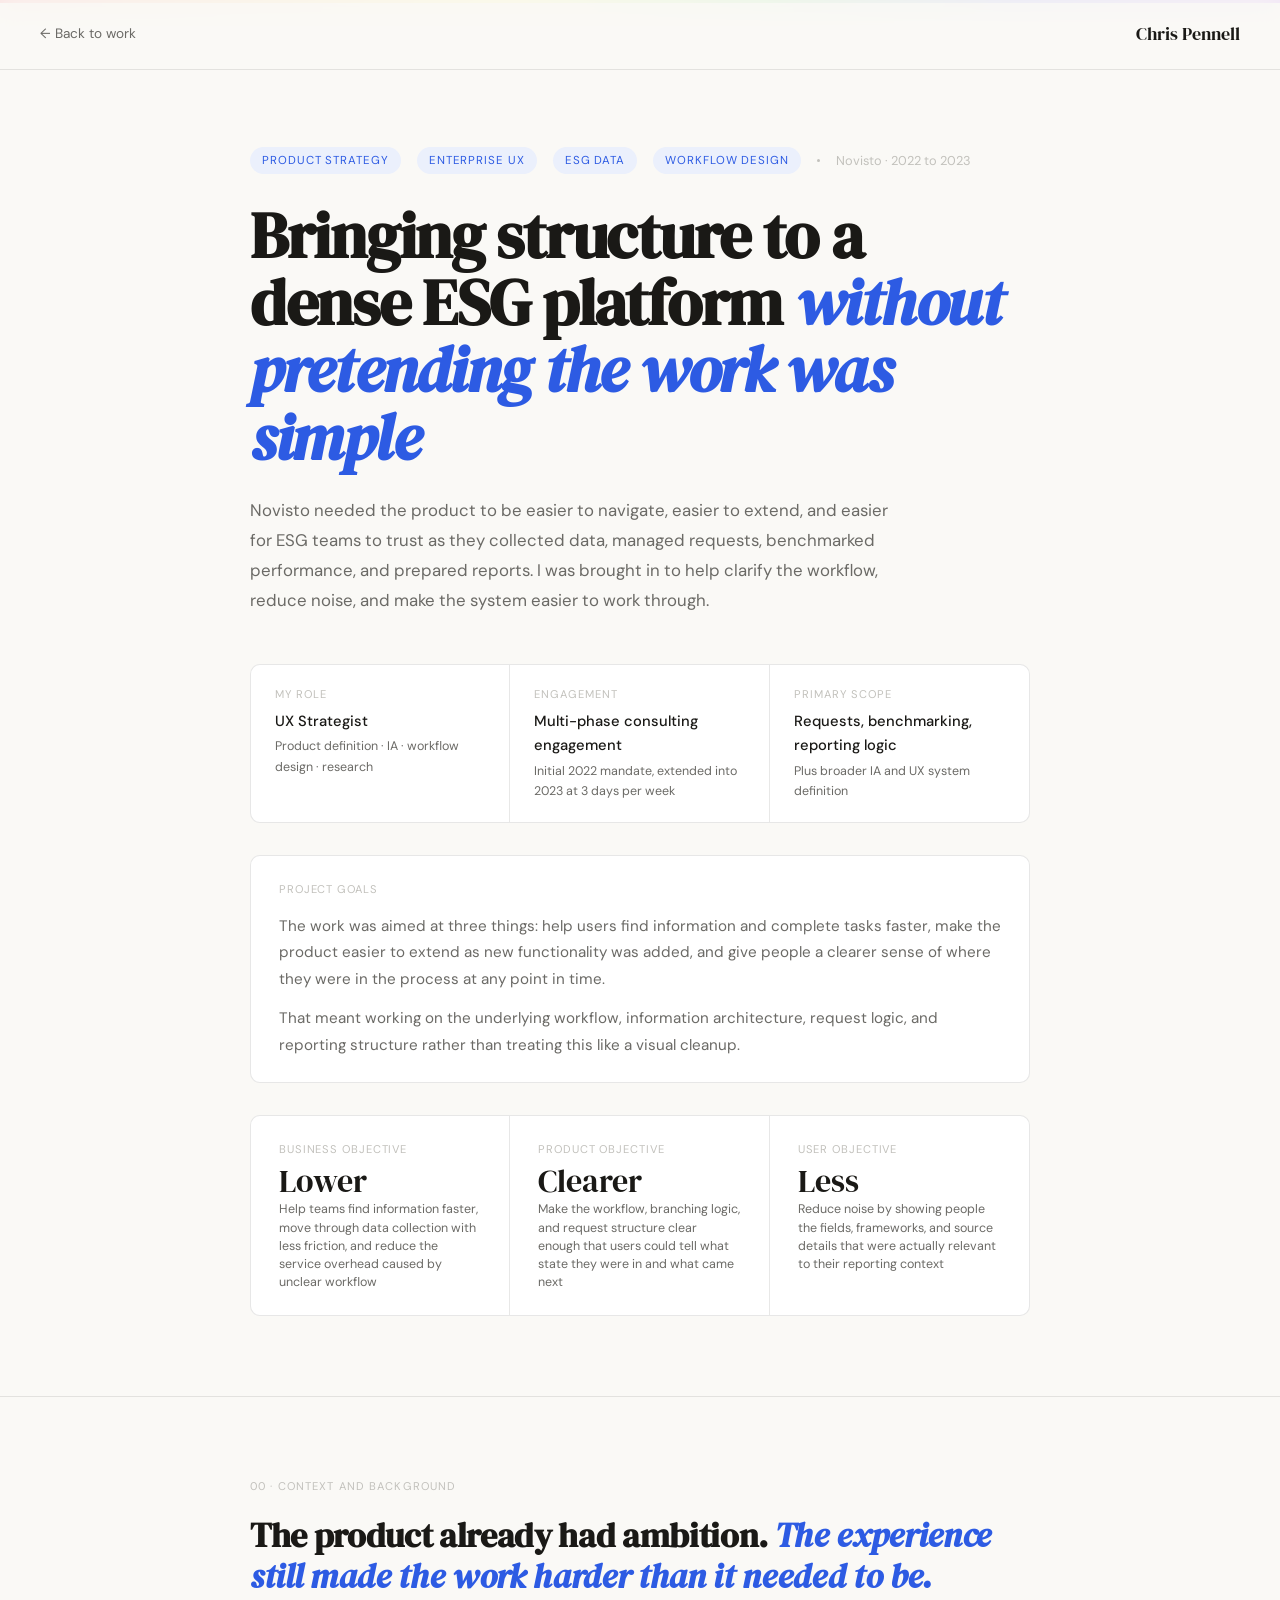
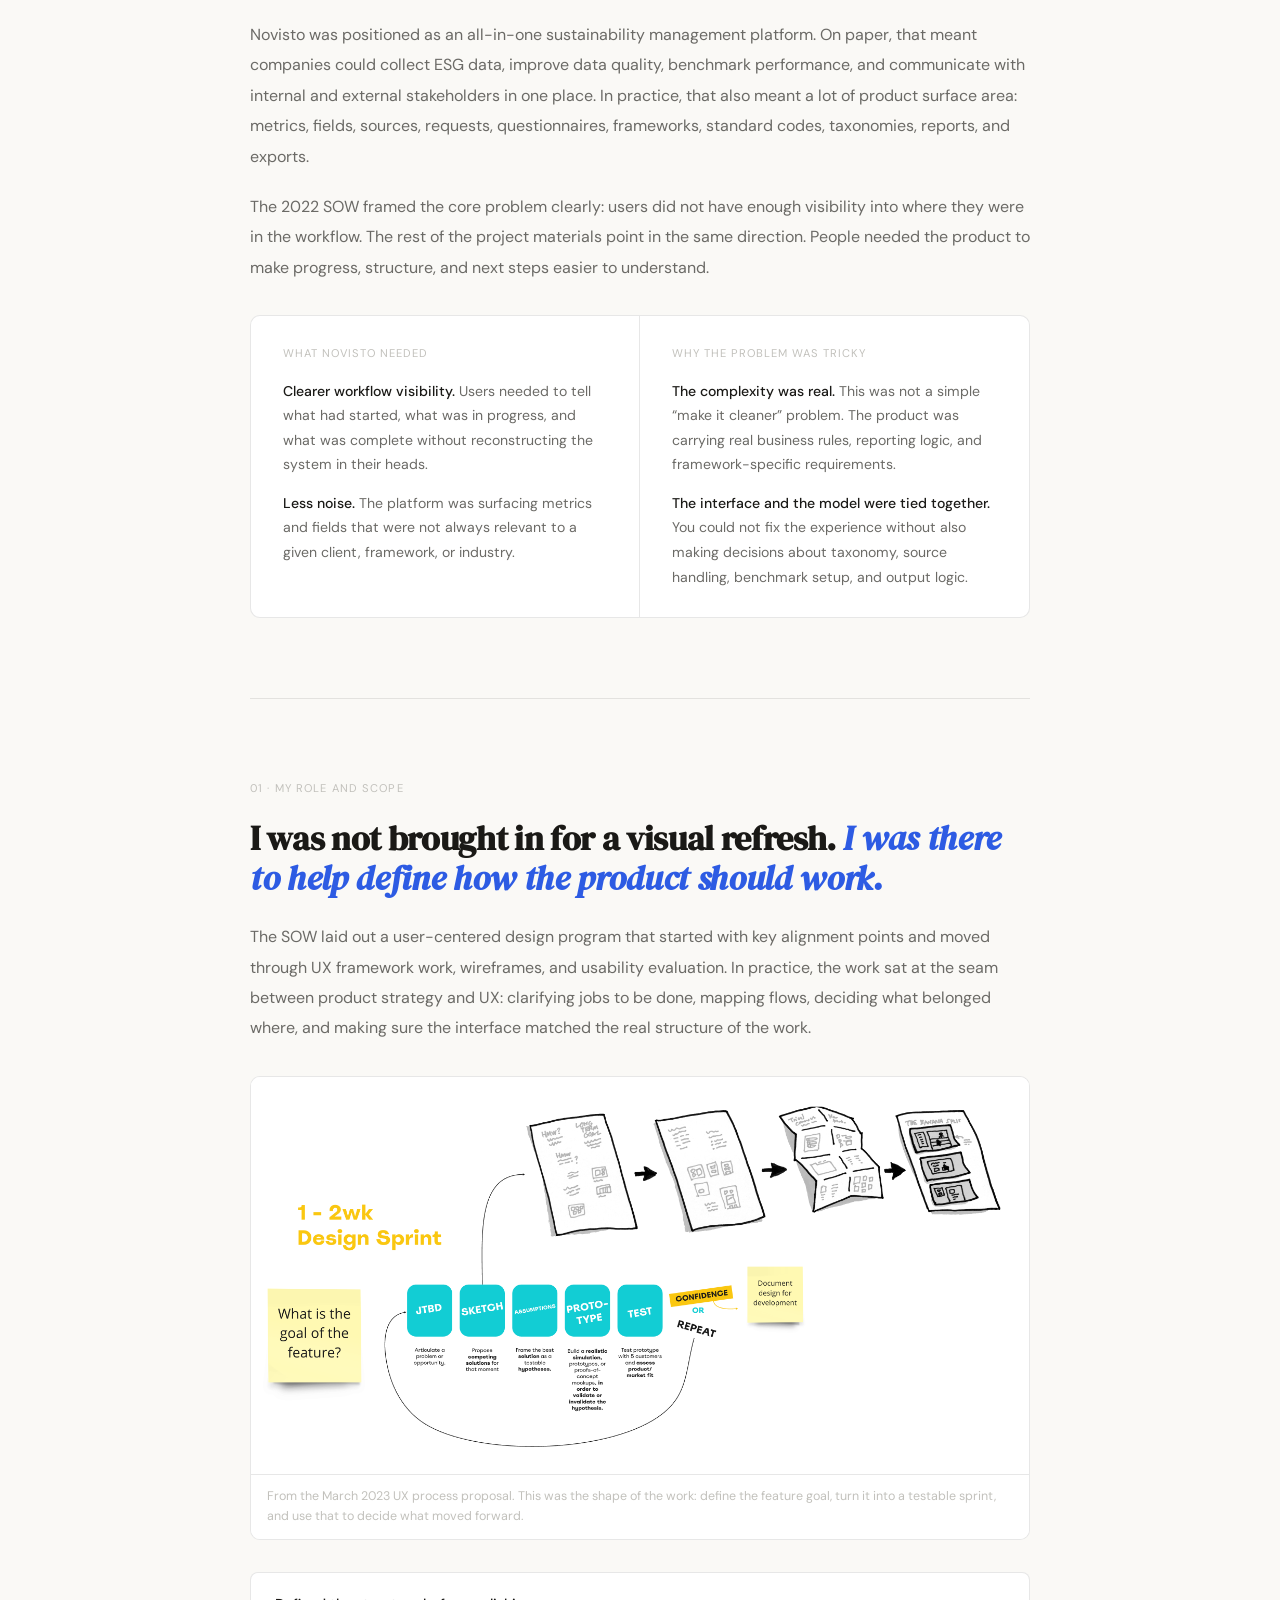
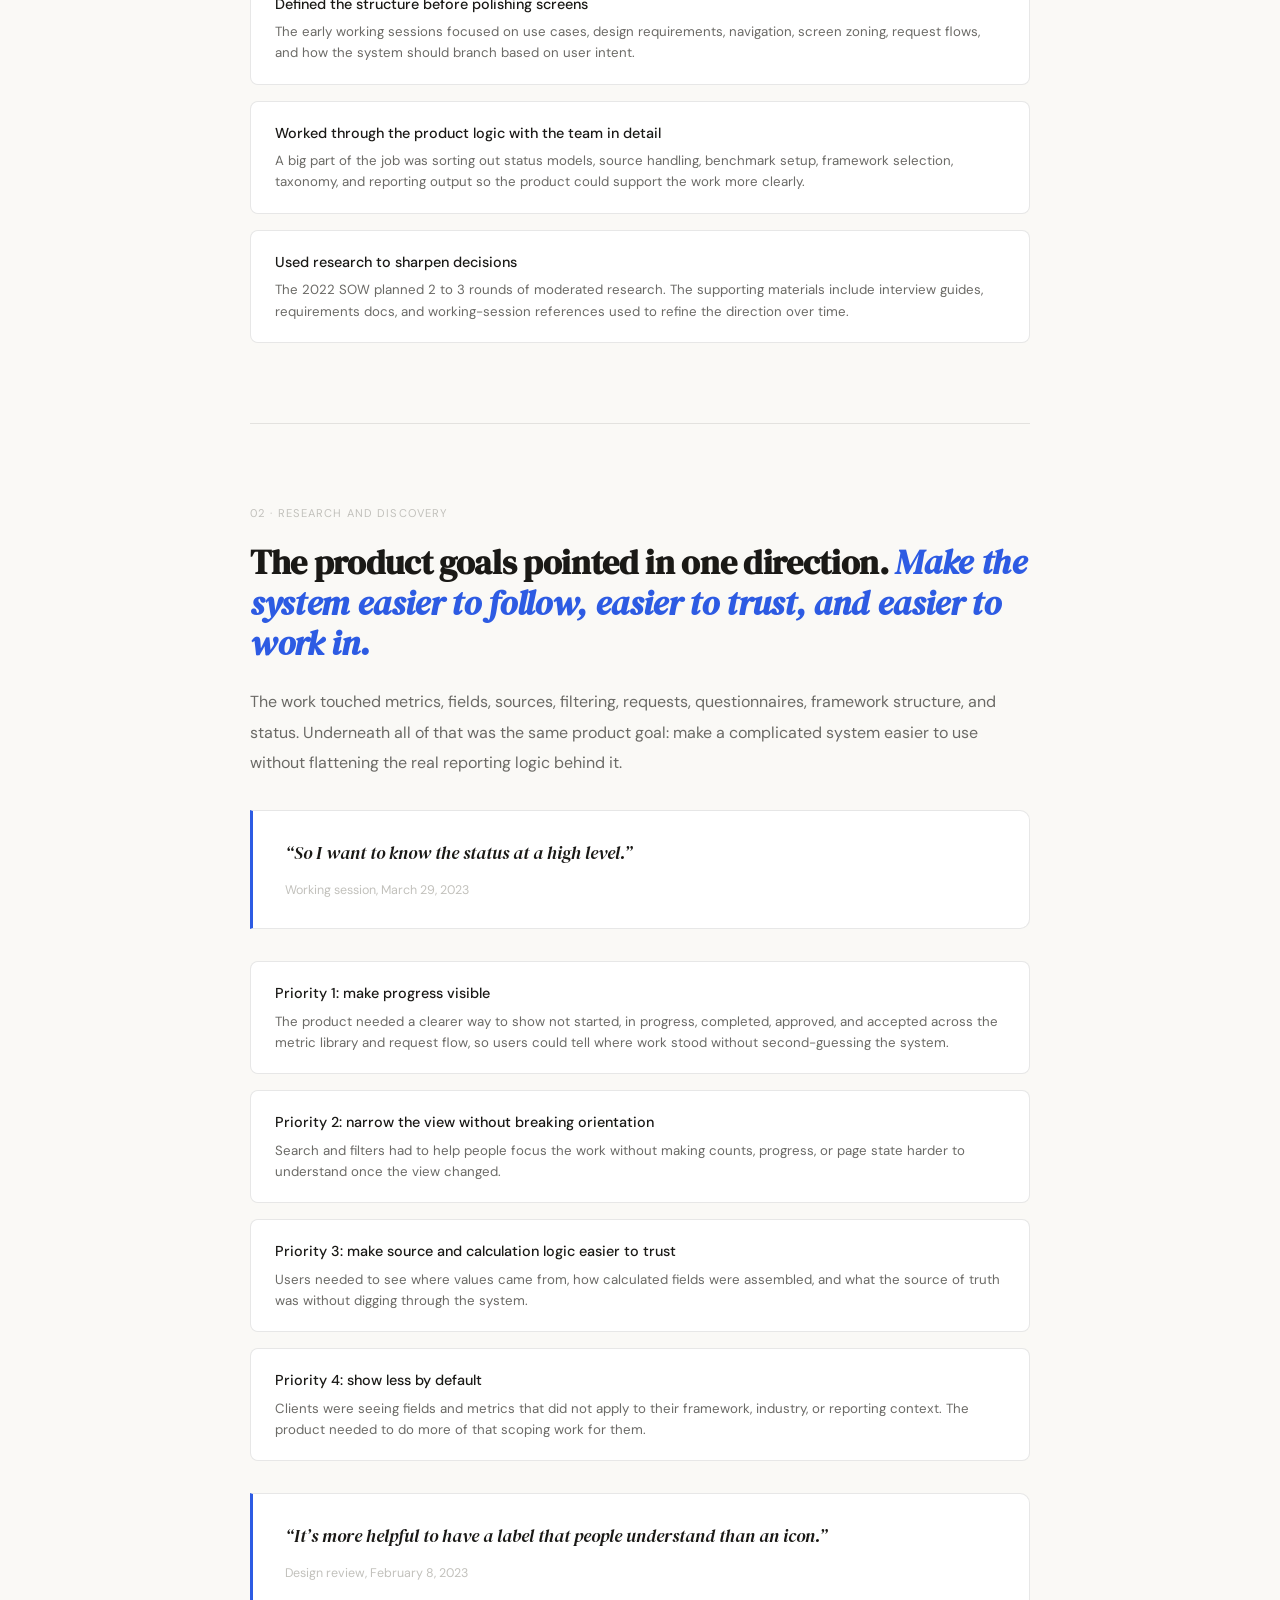
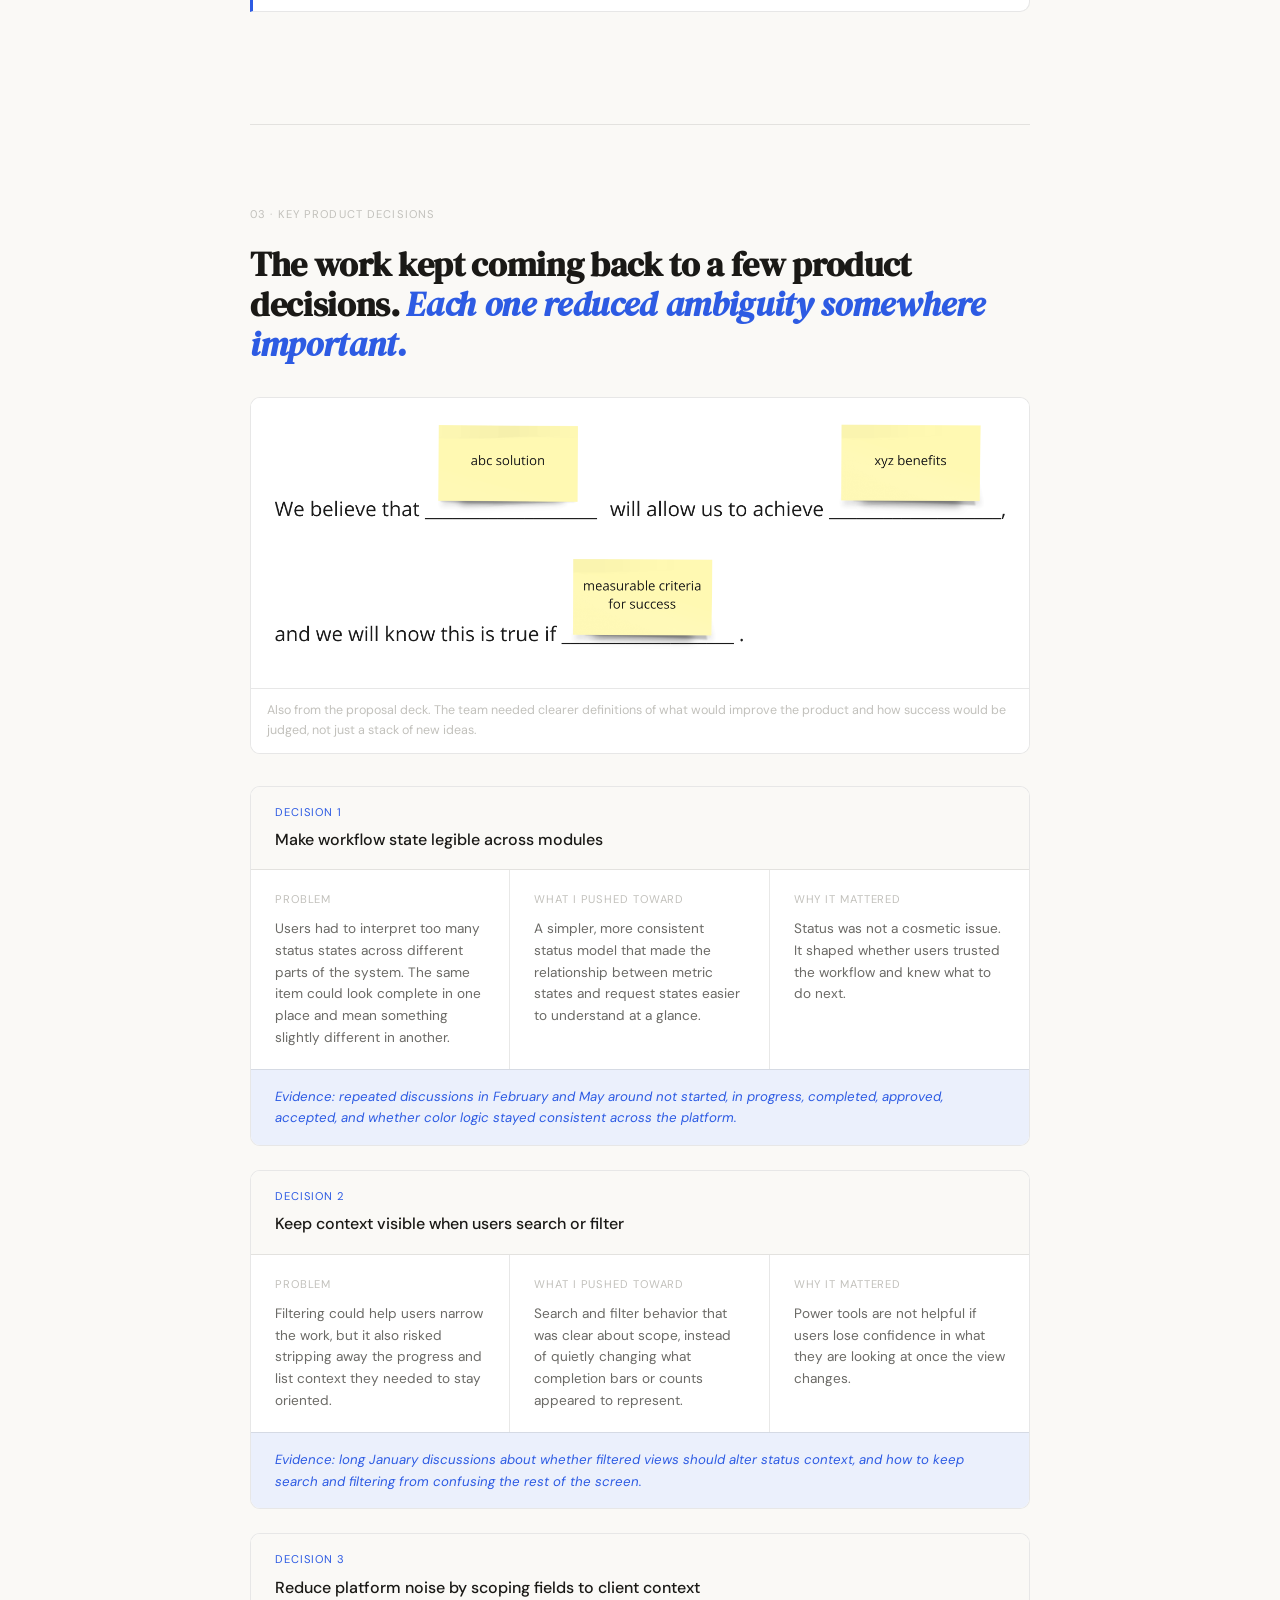
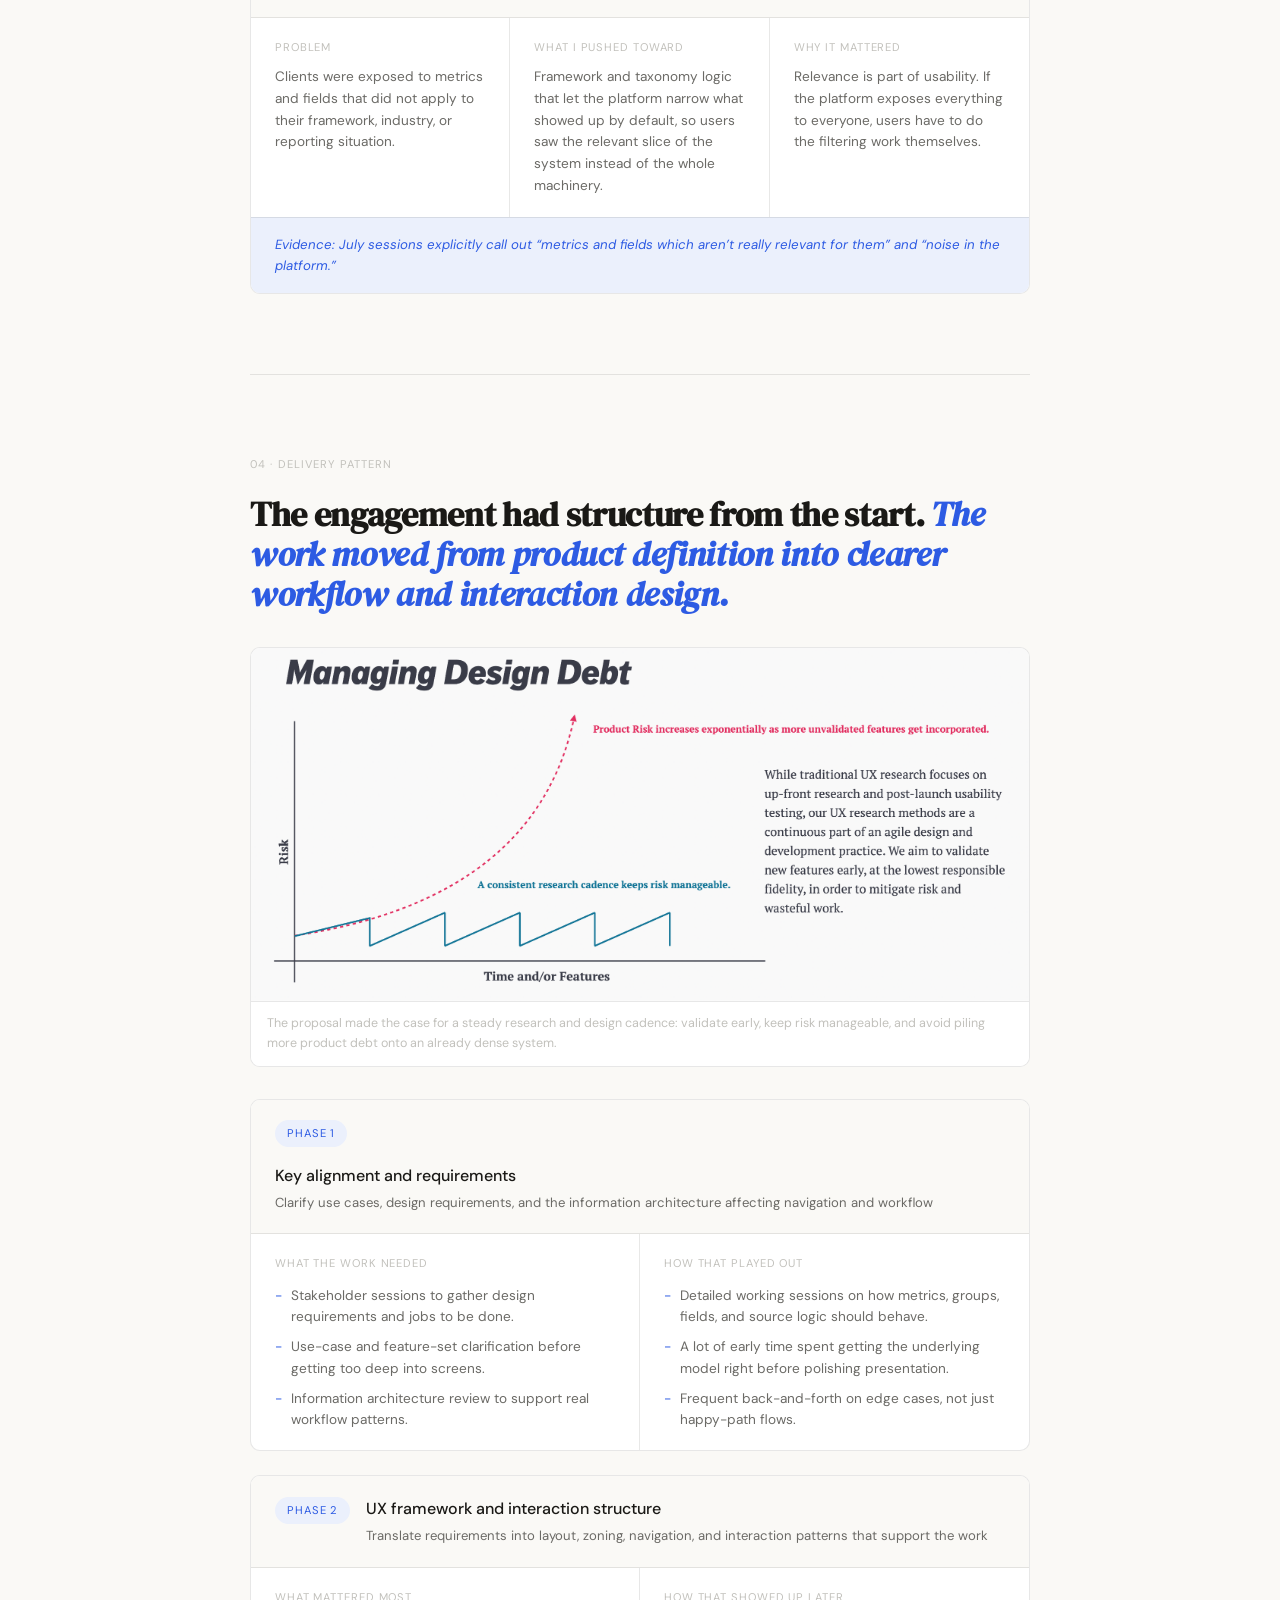
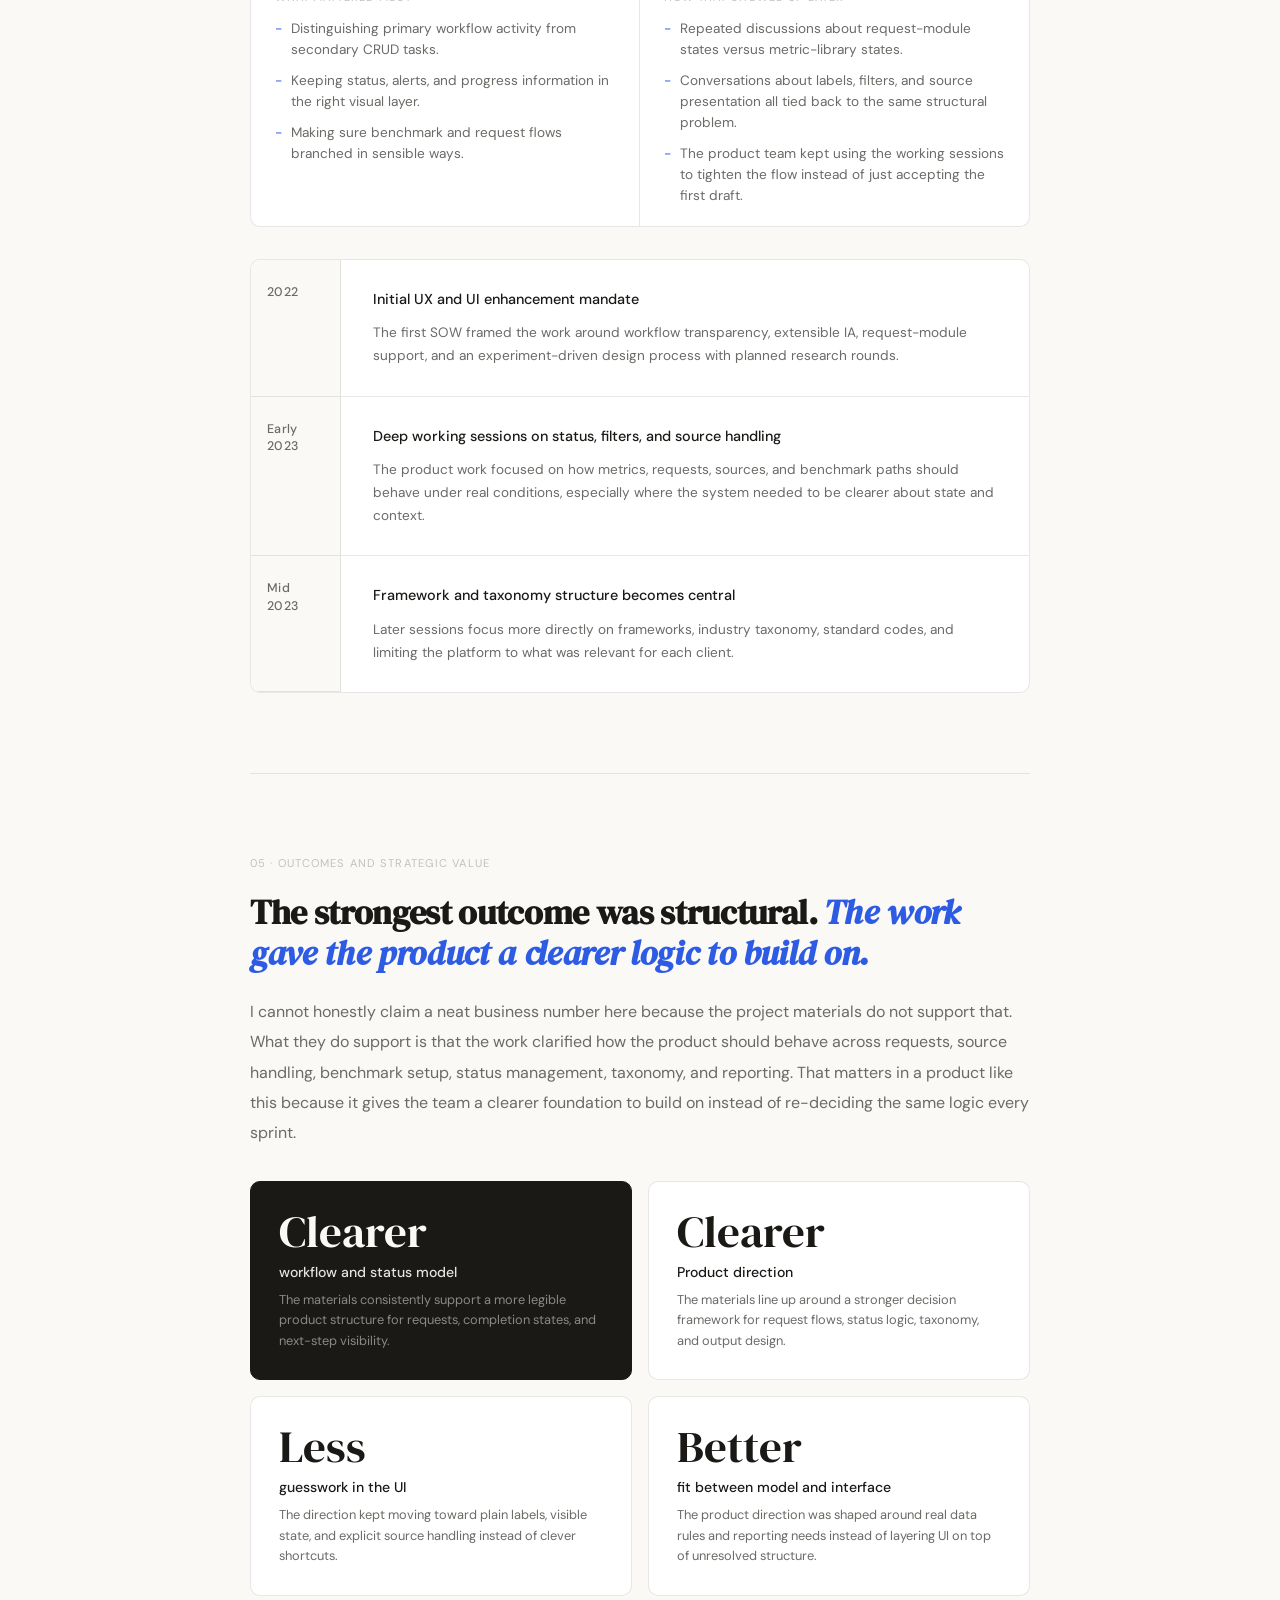
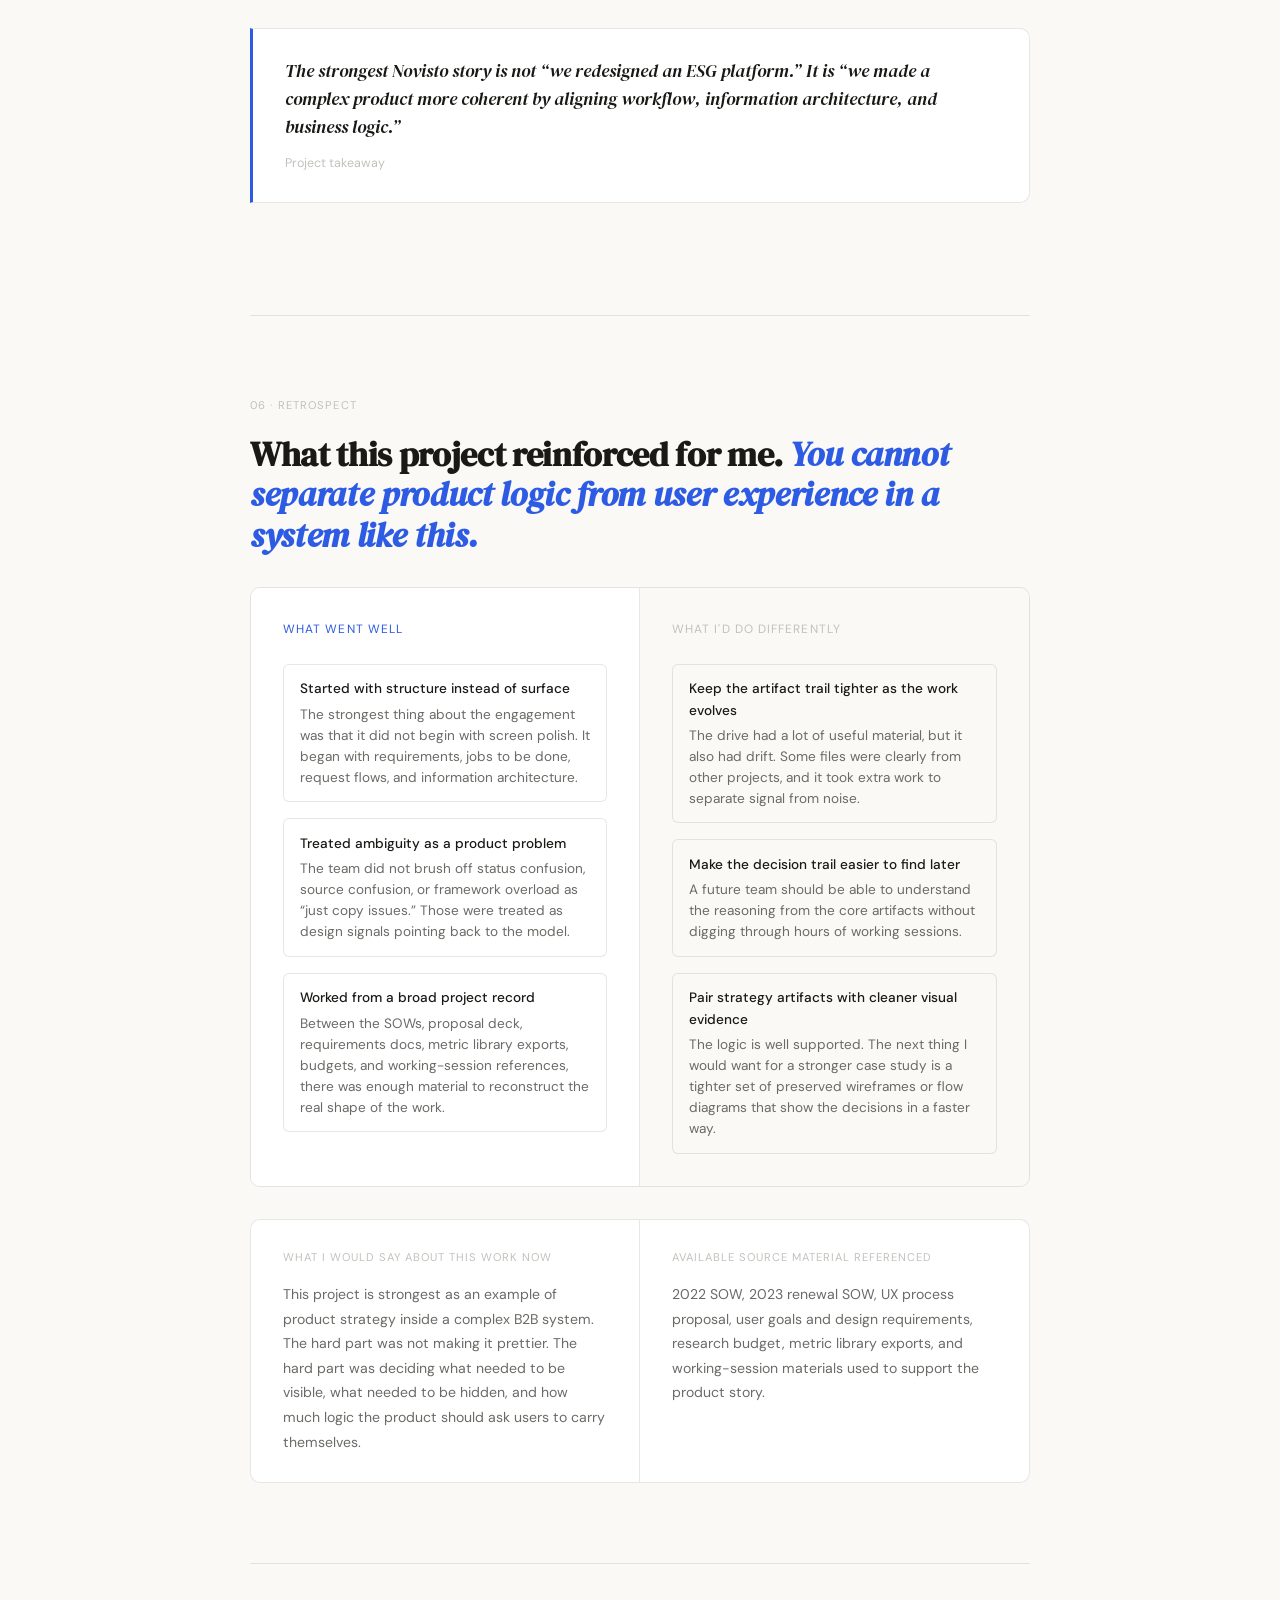
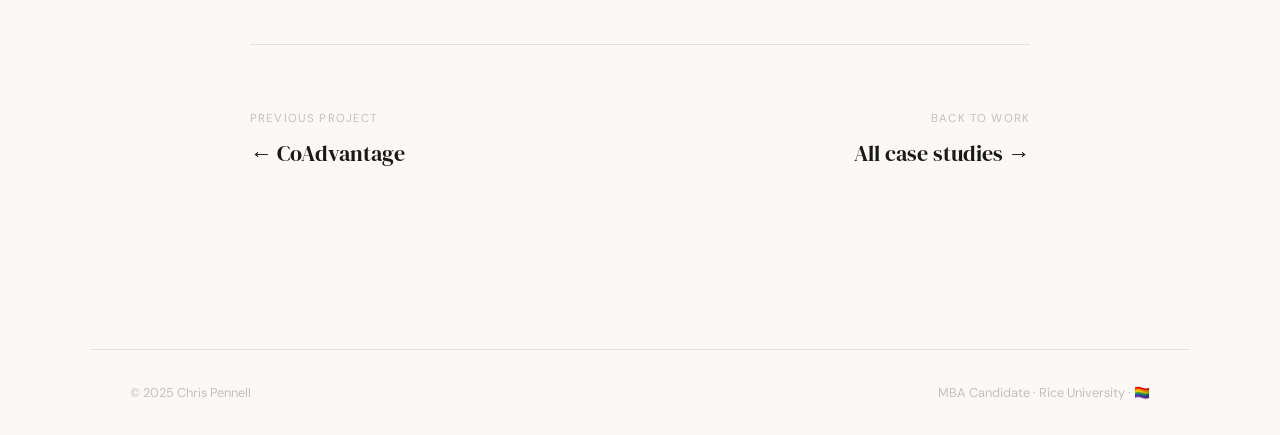
<file: novisto.html>
<!DOCTYPE html>
<html lang="en">
<head>
<meta charset="UTF-8">
<meta name="viewport" content="width=device-width, initial-scale=1.0">
<title>Novisto, Chris Pennell</title>
<link rel="icon" href="favicon.svg" type="image/svg+xml">
<link rel="preconnect" href="https://fonts.googleapis.com">
<link rel="preconnect" href="https://fonts.gstatic.com" crossorigin>
<link href="https://fonts.googleapis.com/css2?family=DM+Serif+Display:ital@0;1&family=DM+Sans:wght@300;400;500&display=swap" rel="stylesheet">
<style>
  *, *::before, *::after { box-sizing: border-box; margin: 0; padding: 0; }
  :root {
    --cream: #FAF9F6; --ink: #1A1916; --ink-muted: #6B6A66; --ink-faint: #C2C1BC;
    --accent: #2D5BE3; --accent-soft: #EBF0FC; --border: rgba(26,25,22,0.1);
    --serif: 'DM Serif Display', Georgia, serif; --sans: 'DM Sans', system-ui, sans-serif; --max: 860px;
  }
  html { scroll-behavior: smooth; }
  body { font-family: var(--sans); background: var(--cream); color: var(--ink); font-size: 16px; line-height: 1.65; -webkit-font-smoothing: antialiased; }
  .rainbow-line { height: 3px; background: linear-gradient(90deg,#FF0018,#FF9A00,#FFFF00,#00C800,#0000FF,#8B00FF); }
  nav { position: fixed; top: 0; left: 0; right: 0; z-index: 100; display: flex; align-items: center; justify-content: space-between; padding: 1.25rem 2.5rem; background: rgba(250,249,246,0.92); backdrop-filter: blur(12px); border-bottom: 1px solid var(--border); }
  .nav-back { display: flex; align-items: center; gap: 0.5rem; font-size: 0.85rem; color: var(--ink-muted); text-decoration: none; transition: color 0.2s; }
  .nav-back:hover { color: var(--ink); }
  .nav-logo { font-family: var(--serif); font-size: 1.1rem; color: var(--ink); text-decoration: none; }
  .container { max-width: var(--max); margin: 0 auto; padding: 0 2.5rem; }
  .case-hero { padding-top: 9rem; padding-bottom: 5rem; border-bottom: 1px solid var(--border); }
  .case-meta { display: flex; align-items: center; gap: 1rem; margin-bottom: 1.75rem; flex-wrap: wrap; }
  .meta-tag { font-size: 0.72rem; letter-spacing: 0.08em; text-transform: uppercase; color: var(--accent); background: var(--accent-soft); padding: 4px 12px; border-radius: 100px; }
  .meta-divider { width: 3px; height: 3px; border-radius: 50%; background: var(--ink-faint); }
  .meta-detail { font-size: 0.8rem; color: var(--ink-faint); }
  .case-title { font-family: var(--serif); font-size: clamp(2.6rem, 5.5vw, 4rem); line-height: 1.05; letter-spacing: -0.02em; margin-bottom: 1.5rem; }
  .case-title em { font-style: italic; color: var(--accent); }
  .case-subtitle { font-size: 1.05rem; color: var(--ink-muted); line-height: 1.8; max-width: 660px; margin-bottom: 3rem; }
  .role-strip { display: grid; grid-template-columns: repeat(3, 1fr); border: 1px solid var(--border); border-radius: 10px; overflow: hidden; background: white; margin-bottom: 2rem; }
  .role-cell { padding: 1.25rem 1.5rem; border-right: 1px solid var(--border); }
  .role-cell:last-child { border-right: none; }
  .role-label { font-size: 0.7rem; letter-spacing: 0.09em; text-transform: uppercase; color: var(--ink-faint); margin-bottom: 0.35rem; }
  .role-val { font-size: 0.92rem; font-weight: 500; color: var(--ink); }
  .role-sub { font-size: 0.78rem; color: var(--ink-muted); margin-top: 0.2rem; }
  .hero-proof { padding: 1.5rem 1.75rem; border: 1px solid var(--border); border-radius: 10px; background: white; margin-bottom: 2rem; }
  .hero-proof-label { font-size: 0.7rem; letter-spacing: 0.08em; text-transform: uppercase; color: var(--ink-faint); margin-bottom: 0.9rem; }
  .hero-proof p { font-size: 0.95rem; color: var(--ink-muted); line-height: 1.75; margin-bottom: 0.8rem; }
  .hero-proof p:last-child { margin-bottom: 0; }
  .stat-row { display: grid; grid-template-columns: repeat(3, 1fr); border: 1px solid var(--border); border-radius: 10px; overflow: hidden; background: white; }
  .stat-cell { padding: 1.5rem 1.75rem; border-right: 1px solid var(--border); }
  .stat-cell:last-child { border-right: none; }
  .stat-label { font-size: 0.7rem; letter-spacing: 0.08em; text-transform: uppercase; color: var(--ink-faint); margin-bottom: 0.4rem; }
  .stat-val { font-family: var(--serif); font-size: 2rem; color: var(--ink); line-height: 1; margin-bottom: 0.2rem; }
  .stat-desc { font-size: 0.78rem; color: var(--ink-muted); line-height: 1.45; }
  .case-body { padding: 5rem 0; }
  .section-block { margin-bottom: 5rem; padding-bottom: 5rem; border-bottom: 1px solid var(--border); }
  .section-block:last-child { border-bottom: none; margin-bottom: 0; }
  .section-eyebrow { font-size: 0.7rem; letter-spacing: 0.1em; text-transform: uppercase; color: var(--ink-faint); margin-bottom: 1.25rem; }
  .section-heading { font-family: var(--serif); font-size: clamp(1.5rem, 3vw, 2.1rem); letter-spacing: -0.01em; line-height: 1.2; margin-bottom: 1.5rem; }
  .section-heading em { font-style: italic; color: var(--accent); }
  .body-text { font-size: 1rem; color: var(--ink-muted); line-height: 1.9; margin-bottom: 1.25rem; }
  .body-text:last-child { margin-bottom: 0; }
  .img-block { margin: 2rem 0; border-radius: 10px; overflow: hidden; border: 1px solid var(--border); background: white; }
  .img-block img { width: 100%; display: block; }
  .img-caption { font-size: 0.78rem; color: var(--ink-faint); padding: 0.75rem 1rem; background: white; border-top: 1px solid var(--border); line-height: 1.6; }
  .who-card { display: grid; grid-template-columns: 1fr 1fr; border: 1px solid var(--border); border-radius: 10px; overflow: hidden; background: white; margin-top: 2rem; }
  .who-col { padding: 1.75rem 2rem; }
  .who-col:first-child { border-right: 1px solid var(--border); }
  .who-col-label { font-size: 0.7rem; letter-spacing: 0.09em; text-transform: uppercase; color: var(--ink-faint); margin-bottom: 1rem; }
  .who-col p { font-size: 0.88rem; color: var(--ink-muted); line-height: 1.75; margin-bottom: 0.85rem; }
  .who-col p:last-child { margin-bottom: 0; }
  .who-col p strong { font-weight: 500; color: var(--ink); }
  .finding-list { display: flex; flex-direction: column; gap: 1rem; margin-top: 2rem; }
  .finding-item { padding: 1.25rem 1.5rem; border: 1px solid var(--border); border-radius: 8px; background: white; }
  .finding-title { font-size: 0.9rem; font-weight: 500; color: var(--ink); margin-bottom: 0.3rem; }
  .finding-desc { font-size: 0.83rem; color: var(--ink-muted); line-height: 1.6; }
  .quote-block { margin: 2rem 0; padding: 1.75rem 2rem; background: white; border-radius: 0 10px 10px 0; border: 1px solid var(--border); border-left: 3px solid var(--accent); }
  .quote-text { font-family: var(--serif); font-size: 1.1rem; color: var(--ink); line-height: 1.6; font-style: italic; margin-bottom: 0.75rem; }
  .quote-attr { font-size: 0.78rem; color: var(--ink-faint); }
  .phase-card { border: 1px solid var(--border); border-radius: 10px; overflow: hidden; background: white; margin-top: 1.5rem; }
  .phase-header { display: flex; align-items: baseline; gap: 1rem; padding: 1.25rem 1.5rem; border-bottom: 1px solid var(--border); background: var(--cream); flex-wrap: wrap; }
  .phase-badge { font-size: 0.7rem; letter-spacing: 0.08em; text-transform: uppercase; color: var(--accent); background: var(--accent-soft); padding: 4px 12px; border-radius: 100px; flex-shrink: 0; }
  .phase-title { font-size: 1rem; font-weight: 500; color: var(--ink); }
  .phase-objective { font-size: 0.82rem; color: var(--ink-muted); margin-top: 0.15rem; }
  .phase-body { display: grid; grid-template-columns: 1fr 1fr; }
  .phase-col { padding: 1.25rem 1.5rem; border-right: 1px solid var(--border); }
  .phase-col:last-child { border-right: none; }
  .phase-col-title { font-size: 0.7rem; letter-spacing: 0.08em; text-transform: uppercase; color: var(--ink-faint); margin-bottom: 0.75rem; }
  .phase-items { list-style: none; display: flex; flex-direction: column; gap: 0.6rem; }
  .phase-items li { font-size: 0.85rem; color: var(--ink-muted); line-height: 1.55; padding-left: 1rem; position: relative; }
  .phase-items li::before { content: '-'; position: absolute; left: 0; color: var(--accent); }
  .rec-card { border: 1px solid var(--border); border-radius: 10px; overflow: hidden; background: white; margin-top: 1.5rem; }
  .rec-header { padding: 1rem 1.5rem; border-bottom: 1px solid var(--border); background: var(--cream); }
  .rec-label { font-size: 0.7rem; letter-spacing: 0.08em; text-transform: uppercase; color: var(--accent); margin-bottom: 0.35rem; }
  .rec-title { font-size: 1rem; font-weight: 500; color: var(--ink); }
  .rec-body { display: grid; grid-template-columns: 1fr 1fr 1fr; }
  .rec-col { padding: 1.25rem 1.5rem; border-right: 1px solid var(--border); }
  .rec-col:last-child { border-right: none; }
  .rec-col-title { font-size: 0.7rem; letter-spacing: 0.08em; text-transform: uppercase; color: var(--ink-faint); margin-bottom: 0.6rem; }
  .rec-col p { font-size: 0.85rem; color: var(--ink-muted); line-height: 1.6; }
  .rec-insight { padding: 1rem 1.5rem; border-top: 1px solid var(--border); background: var(--accent-soft); font-size: 0.83rem; color: var(--accent); font-style: italic; }
  .timeline-grid { display: grid; grid-template-columns: 90px 1fr; gap: 0; margin-top: 2rem; border: 1px solid var(--border); border-radius: 10px; overflow: hidden; background: white; }
  .timeline-year { padding: 1.5rem 1rem; border-right: 1px solid var(--border); border-bottom: 1px solid var(--border); background: var(--cream); display: flex; align-items: flex-start; }
  .timeline-year:last-of-type { border-bottom: none; }
  .timeline-content { padding: 1.75rem 2rem; border-bottom: 1px solid var(--border); }
  .timeline-content:last-child { border-bottom: none; }
  .timeline-year-label { font-size: 0.78rem; font-weight: 500; color: var(--ink-muted); letter-spacing: 0.03em; line-height: 1.4; }
  .timeline-title { font-size: 0.9rem; font-weight: 500; color: var(--ink); margin-bottom: 0.6rem; }
  .timeline-desc { font-size: 0.85rem; color: var(--ink-muted); line-height: 1.7; }
  .results-grid { display: grid; grid-template-columns: 1fr 1fr; gap: 1rem; margin-top: 2rem; }
  .result-card { padding: 1.75rem; border: 1px solid var(--border); border-radius: 10px; background: white; }
  .result-card.dark { background: var(--ink); border-color: var(--ink); }
  .result-num { font-family: var(--serif); font-size: 2.8rem; color: var(--ink); line-height: 1; margin-bottom: 0.4rem; }
  .result-card.dark .result-num { color: var(--cream); }
  .result-label { font-size: 0.88rem; font-weight: 500; color: var(--ink); margin-bottom: 0.35rem; }
  .result-card.dark .result-label { color: rgba(250,249,246,0.9); }
  .result-desc { font-size: 0.8rem; color: var(--ink-muted); line-height: 1.6; }
  .result-card.dark .result-desc { color: rgba(250,249,246,0.5); }
  .reflection-grid { display: grid; grid-template-columns: 1fr 1fr; border: 1px solid var(--border); border-radius: 10px; overflow: hidden; margin-top: 2rem; }
  .reflection-col { padding: 2rem; }
  .reflection-col.went-well { background: white; border-right: 1px solid var(--border); }
  .reflection-col.differently { background: var(--cream); }
  .reflection-col-title { font-size: 0.75rem; letter-spacing: 0.09em; text-transform: uppercase; margin-bottom: 1.5rem; }
  .went-well .reflection-col-title { color: var(--accent); }
  .differently .reflection-col-title { color: var(--ink-faint); }
  .reflection-items { display: flex; flex-direction: column; gap: 1rem; }
  .reflection-item { padding: 0.85rem 1rem; border-radius: 6px; font-size: 0.85rem; color: var(--ink-muted); line-height: 1.55; border: 1px solid var(--border); }
  .went-well .reflection-item { background: white; }
  .differently .reflection-item { background: var(--cream); }
  .reflection-item strong { font-weight: 500; color: var(--ink); display: block; margin-bottom: 0.25rem; }
  .case-nav { padding: 4rem 0 6rem; border-top: 1px solid var(--border); display: flex; justify-content: space-between; align-items: center; }
  .case-nav-label { font-size: 0.72rem; letter-spacing: 0.1em; text-transform: uppercase; color: var(--ink-faint); margin-bottom: 0.5rem; }
  .case-nav-title { font-family: var(--serif); font-size: 1.4rem; color: var(--ink); text-decoration: none; transition: color 0.2s; display: block; }
  .case-nav-title:hover { color: var(--accent); }
  footer { border-top: 1px solid var(--border); padding: 2rem 2.5rem; display: flex; justify-content: space-between; align-items: center; max-width: 1100px; margin: 0 auto; font-size: 0.8rem; color: var(--ink-faint); }
  .fade-in { opacity: 0; transform: translateY(18px); transition: opacity 0.6s ease, transform 0.6s ease; }
  .fade-in.visible { opacity: 1; transform: none; }
  @media (max-width: 680px) {
    nav { padding: 1rem 1.25rem; }
    .container { padding: 0 1.25rem; }
    .case-hero { padding-top: 7rem; }
    .stat-row, .role-strip, .who-card, .results-grid, .reflection-grid { grid-template-columns: 1fr; }
    .stat-cell, .role-cell { border-right: none; border-bottom: 1px solid var(--border); }
    .stat-cell:last-child, .role-cell:last-child { border-bottom: none; }
    .who-col:first-child { border-right: none; border-bottom: 1px solid var(--border); }
    .phase-body, .rec-body { grid-template-columns: 1fr; }
    .phase-col, .rec-col { border-right: none; border-bottom: 1px solid var(--border); }
    .phase-col:last-child, .rec-col:last-child { border-bottom: none; }
    .timeline-grid { grid-template-columns: 1fr; }
    .timeline-year { border-right: none; }
    .case-nav { flex-direction: column; align-items: flex-start; gap: 2rem; }
    footer { flex-direction: column; gap: 0.5rem; text-align: center; }
  }
</style>
</head>
<body>
<div class="rainbow-line"></div>
<nav>
  <a class="nav-back" href="index.html">← Back to work</a>
  <a class="nav-logo" href="index.html">Chris Pennell</a>
</nav>

<div class="case-hero">
  <div class="container">
    <div class="case-meta fade-in">
      <span class="meta-tag">Product Strategy</span>
      <span class="meta-tag">Enterprise UX</span>
      <span class="meta-tag">ESG Data</span>
      <span class="meta-tag">Workflow Design</span>
      <span class="meta-divider"></span>
      <span class="meta-detail">Novisto · 2022 to 2023</span>
    </div>
    <h1 class="case-title fade-in" style="transition-delay:.08s">
      Bringing structure to a dense ESG platform <em>without pretending the work was simple</em>
    </h1>
    <p class="case-subtitle fade-in" style="transition-delay:.14s">
      Novisto needed the product to be easier to navigate, easier to extend, and easier for ESG teams to trust as they collected data, managed requests, benchmarked performance, and prepared reports. I was brought in to help clarify the workflow, reduce noise, and make the system easier to work through.
    </p>
    <div class="role-strip fade-in" style="transition-delay:.18s">
      <div class="role-cell">
        <div class="role-label">My Role</div>
        <div class="role-val">UX Strategist</div>
        <div class="role-sub">Product definition · IA · workflow design · research</div>
      </div>
      <div class="role-cell">
        <div class="role-label">Engagement</div>
        <div class="role-val">Multi-phase consulting engagement</div>
        <div class="role-sub">Initial 2022 mandate, extended into 2023 at 3 days per week</div>
      </div>
      <div class="role-cell">
        <div class="role-label">Primary Scope</div>
        <div class="role-val">Requests, benchmarking, reporting logic</div>
        <div class="role-sub">Plus broader IA and UX system definition</div>
      </div>
    </div>
    <div class="hero-proof fade-in" style="transition-delay:.20s">
      <div class="hero-proof-label">Project goals</div>
      <p>The work was aimed at three things: help users find information and complete tasks faster, make the product easier to extend as new functionality was added, and give people a clearer sense of where they were in the process at any point in time.</p>
      <p>That meant working on the underlying workflow, information architecture, request logic, and reporting structure rather than treating this like a visual cleanup.</p>
    </div>
    <div class="stat-row fade-in" style="transition-delay:.22s">
      <div class="stat-cell">
        <div class="stat-label">Business objective</div>
        <div class="stat-val">Lower</div>
        <div class="stat-desc">Help teams find information faster, move through data collection with less friction, and reduce the service overhead caused by unclear workflow</div>
      </div>
      <div class="stat-cell">
        <div class="stat-label">Product objective</div>
        <div class="stat-val">Clearer</div>
        <div class="stat-desc">Make the workflow, branching logic, and request structure clear enough that users could tell what state they were in and what came next</div>
      </div>
      <div class="stat-cell">
        <div class="stat-label">User objective</div>
        <div class="stat-val">Less</div>
        <div class="stat-desc">Reduce noise by showing people the fields, frameworks, and source details that were actually relevant to their reporting context</div>
      </div>
    </div>
  </div>
</div>

<div class="case-body">
  <div class="container">

    <div class="section-block fade-in">
      <div class="section-eyebrow">00 · Context and Background</div>
      <h2 class="section-heading">The product already had ambition. <em>The experience still made the work harder than it needed to be.</em></h2>
      <p class="body-text">
        Novisto was positioned as an all-in-one sustainability management platform. On paper, that meant companies could collect ESG data, improve data quality, benchmark performance, and communicate with internal and external stakeholders in one place. In practice, that also meant a lot of product surface area: metrics, fields, sources, requests, questionnaires, frameworks, standard codes, taxonomies, reports, and exports.
      </p>
      <p class="body-text">
        The 2022 SOW framed the core problem clearly: users did not have enough visibility into where they were in the workflow. The rest of the project materials point in the same direction. People needed the product to make progress, structure, and next steps easier to understand.
      </p>
      <div class="who-card">
        <div class="who-col">
          <div class="who-col-label">What Novisto needed</div>
          <p><strong>Clearer workflow visibility.</strong> Users needed to tell what had started, what was in progress, and what was complete without reconstructing the system in their heads.</p>
          <p><strong>Less noise.</strong> The platform was surfacing metrics and fields that were not always relevant to a given client, framework, or industry.</p>
        </div>
        <div class="who-col">
          <div class="who-col-label">Why the problem was tricky</div>
          <p><strong>The complexity was real.</strong> This was not a simple “make it cleaner” problem. The product was carrying real business rules, reporting logic, and framework-specific requirements.</p>
          <p><strong>The interface and the model were tied together.</strong> You could not fix the experience without also making decisions about taxonomy, source handling, benchmark setup, and output logic.</p>
        </div>
      </div>
    </div>

    <div class="section-block fade-in">
      <div class="section-eyebrow">01 · My Role and Scope</div>
      <h2 class="section-heading">I was not brought in for a visual refresh. <em>I was there to help define how the product should work.</em></h2>
      <p class="body-text">
        The SOW laid out a user-centered design program that started with key alignment points and moved through UX framework work, wireframes, and usability evaluation. In practice, the work sat at the seam between product strategy and UX: clarifying jobs to be done, mapping flows, deciding what belonged where, and making sure the interface matched the real structure of the work.
      </p>
      <div class="img-block">
        <img src="images/novisto-design-sprint.png" alt="Novisto design sprint framework" />
        <div class="img-caption">From the March 2023 UX process proposal. This was the shape of the work: define the feature goal, turn it into a testable sprint, and use that to decide what moved forward.</div>
      </div>
      <div class="finding-list">
        <div class="finding-item">
          <div class="finding-title">Defined the structure before polishing screens</div>
          <div class="finding-desc">The early working sessions focused on use cases, design requirements, navigation, screen zoning, request flows, and how the system should branch based on user intent.</div>
        </div>
        <div class="finding-item">
          <div class="finding-title">Worked through the product logic with the team in detail</div>
          <div class="finding-desc">A big part of the job was sorting out status models, source handling, benchmark setup, framework selection, taxonomy, and reporting output so the product could support the work more clearly.</div>
        </div>
        <div class="finding-item">
          <div class="finding-title">Used research to sharpen decisions</div>
          <div class="finding-desc">The 2022 SOW planned 2 to 3 rounds of moderated research. The supporting materials include interview guides, requirements docs, and working-session references used to refine the direction over time.</div>
        </div>
      </div>
    </div>

    <div class="section-block fade-in">
      <div class="section-eyebrow">02 · Research and Discovery</div>
      <h2 class="section-heading">The product goals pointed in one direction. <em>Make the system easier to follow, easier to trust, and easier to work in.</em></h2>
      <p class="body-text">
        The work touched metrics, fields, sources, filtering, requests, questionnaires, framework structure, and status. Underneath all of that was the same product goal: make a complicated system easier to use without flattening the real reporting logic behind it.
      </p>

      <div class="quote-block">
        <div class="quote-text">“So I want to know the status at a high level.”</div>
        <div class="quote-attr">Working session, March 29, 2023</div>
      </div>

      <div class="finding-list">
        <div class="finding-item">
          <div class="finding-title">Priority 1: make progress visible</div>
          <div class="finding-desc">The product needed a clearer way to show not started, in progress, completed, approved, and accepted across the metric library and request flow, so users could tell where work stood without second-guessing the system.</div>
        </div>
        <div class="finding-item">
          <div class="finding-title">Priority 2: narrow the view without breaking orientation</div>
          <div class="finding-desc">Search and filters had to help people focus the work without making counts, progress, or page state harder to understand once the view changed.</div>
        </div>
        <div class="finding-item">
          <div class="finding-title">Priority 3: make source and calculation logic easier to trust</div>
          <div class="finding-desc">Users needed to see where values came from, how calculated fields were assembled, and what the source of truth was without digging through the system.</div>
        </div>
        <div class="finding-item">
          <div class="finding-title">Priority 4: show less by default</div>
          <div class="finding-desc">Clients were seeing fields and metrics that did not apply to their framework, industry, or reporting context. The product needed to do more of that scoping work for them.</div>
        </div>
      </div>

      <div class="quote-block">
        <div class="quote-text">“It’s more helpful to have a label that people understand than an icon.”</div>
        <div class="quote-attr">Design review, February 8, 2023</div>
      </div>
    </div>

    <div class="section-block fade-in">
      <div class="section-eyebrow">03 · Key Product Decisions</div>
      <h2 class="section-heading">The work kept coming back to a few product decisions. <em>Each one reduced ambiguity somewhere important.</em></h2>
      <div class="img-block">
        <img src="images/novisto-success-criteria.png" alt="Novisto success criteria framework" />
        <div class="img-caption">Also from the proposal deck. The team needed clearer definitions of what would improve the product and how success would be judged, not just a stack of new ideas.</div>
      </div>

      <div class="rec-card">
        <div class="rec-header">
          <div class="rec-label">Decision 1</div>
          <div class="rec-title">Make workflow state legible across modules</div>
        </div>
        <div class="rec-body">
          <div class="rec-col">
            <div class="rec-col-title">Problem</div>
            <p>Users had to interpret too many status states across different parts of the system. The same item could look complete in one place and mean something slightly different in another.</p>
          </div>
          <div class="rec-col">
            <div class="rec-col-title">What I pushed toward</div>
            <p>A simpler, more consistent status model that made the relationship between metric states and request states easier to understand at a glance.</p>
          </div>
          <div class="rec-col">
            <div class="rec-col-title">Why it mattered</div>
            <p>Status was not a cosmetic issue. It shaped whether users trusted the workflow and knew what to do next.</p>
          </div>
        </div>
        <div class="rec-insight">Evidence: repeated discussions in February and May around not started, in progress, completed, approved, accepted, and whether color logic stayed consistent across the platform.</div>
      </div>

      <div class="rec-card">
        <div class="rec-header">
          <div class="rec-label">Decision 2</div>
          <div class="rec-title">Keep context visible when users search or filter</div>
        </div>
        <div class="rec-body">
          <div class="rec-col">
            <div class="rec-col-title">Problem</div>
            <p>Filtering could help users narrow the work, but it also risked stripping away the progress and list context they needed to stay oriented.</p>
          </div>
          <div class="rec-col">
            <div class="rec-col-title">What I pushed toward</div>
            <p>Search and filter behavior that was clear about scope, instead of quietly changing what completion bars or counts appeared to represent.</p>
          </div>
          <div class="rec-col">
            <div class="rec-col-title">Why it mattered</div>
            <p>Power tools are not helpful if users lose confidence in what they are looking at once the view changes.</p>
          </div>
        </div>
        <div class="rec-insight">Evidence: long January discussions about whether filtered views should alter status context, and how to keep search and filtering from confusing the rest of the screen.</div>
      </div>

      <div class="rec-card">
        <div class="rec-header">
          <div class="rec-label">Decision 3</div>
          <div class="rec-title">Reduce platform noise by scoping fields to client context</div>
        </div>
        <div class="rec-body">
          <div class="rec-col">
            <div class="rec-col-title">Problem</div>
            <p>Clients were exposed to metrics and fields that did not apply to their framework, industry, or reporting situation.</p>
          </div>
          <div class="rec-col">
            <div class="rec-col-title">What I pushed toward</div>
            <p>Framework and taxonomy logic that let the platform narrow what showed up by default, so users saw the relevant slice of the system instead of the whole machinery.</p>
          </div>
          <div class="rec-col">
            <div class="rec-col-title">Why it mattered</div>
            <p>Relevance is part of usability. If the platform exposes everything to everyone, users have to do the filtering work themselves.</p>
          </div>
        </div>
        <div class="rec-insight">Evidence: July sessions explicitly call out “metrics and fields which aren’t really relevant for them” and “noise in the platform.”</div>
      </div>
    </div>

    <div class="section-block fade-in">
      <div class="section-eyebrow">04 · Delivery Pattern</div>
      <h2 class="section-heading">The engagement had structure from the start. <em>The work moved from product definition into clearer workflow and interaction design.</em></h2>
      <div class="img-block">
        <img src="images/novisto-design-debt.png" alt="Design debt and risk graphic from Novisto proposal" />
        <div class="img-caption">The proposal made the case for a steady research and design cadence: validate early, keep risk manageable, and avoid piling more product debt onto an already dense system.</div>
      </div>

      <div class="phase-card">
        <div class="phase-header">
          <span class="phase-badge">Phase 1</span>
          <div>
            <div class="phase-title">Key alignment and requirements</div>
            <div class="phase-objective">Clarify use cases, design requirements, and the information architecture affecting navigation and workflow</div>
          </div>
        </div>
        <div class="phase-body">
          <div class="phase-col">
            <div class="phase-col-title">What the work needed</div>
            <ul class="phase-items">
              <li>Stakeholder sessions to gather design requirements and jobs to be done.</li>
              <li>Use-case and feature-set clarification before getting too deep into screens.</li>
              <li>Information architecture review to support real workflow patterns.</li>
            </ul>
          </div>
          <div class="phase-col">
            <div class="phase-col-title">How that played out</div>
            <ul class="phase-items">
              <li>Detailed working sessions on how metrics, groups, fields, and source logic should behave.</li>
              <li>A lot of early time spent getting the underlying model right before polishing presentation.</li>
              <li>Frequent back-and-forth on edge cases, not just happy-path flows.</li>
            </ul>
          </div>
        </div>
      </div>

      <div class="phase-card">
        <div class="phase-header">
          <span class="phase-badge">Phase 2</span>
          <div>
            <div class="phase-title">UX framework and interaction structure</div>
            <div class="phase-objective">Translate requirements into layout, zoning, navigation, and interaction patterns that support the work</div>
          </div>
        </div>
        <div class="phase-body">
          <div class="phase-col">
            <div class="phase-col-title">What mattered most</div>
            <ul class="phase-items">
              <li>Distinguishing primary workflow activity from secondary CRUD tasks.</li>
              <li>Keeping status, alerts, and progress information in the right visual layer.</li>
              <li>Making sure benchmark and request flows branched in sensible ways.</li>
            </ul>
          </div>
          <div class="phase-col">
            <div class="phase-col-title">How that showed up later</div>
            <ul class="phase-items">
              <li>Repeated discussions about request-module states versus metric-library states.</li>
              <li>Conversations about labels, filters, and source presentation all tied back to the same structural problem.</li>
              <li>The product team kept using the working sessions to tighten the flow instead of just accepting the first draft.</li>
            </ul>
          </div>
        </div>
      </div>

      <div class="timeline-grid">
        <div class="timeline-year"><div class="timeline-year-label">2022</div></div>
        <div class="timeline-content">
          <div class="timeline-title">Initial UX and UI enhancement mandate</div>
          <div class="timeline-desc">The first SOW framed the work around workflow transparency, extensible IA, request-module support, and an experiment-driven design process with planned research rounds.</div>
        </div>
        <div class="timeline-year"><div class="timeline-year-label">Early 2023</div></div>
        <div class="timeline-content">
          <div class="timeline-title">Deep working sessions on status, filters, and source handling</div>
          <div class="timeline-desc">The product work focused on how metrics, requests, sources, and benchmark paths should behave under real conditions, especially where the system needed to be clearer about state and context.</div>
        </div>
        <div class="timeline-year"><div class="timeline-year-label">Mid 2023</div></div>
        <div class="timeline-content">
          <div class="timeline-title">Framework and taxonomy structure becomes central</div>
          <div class="timeline-desc">Later sessions focus more directly on frameworks, industry taxonomy, standard codes, and limiting the platform to what was relevant for each client.</div>
        </div>
      </div>
    </div>

    <div class="section-block fade-in">
      <div class="section-eyebrow">05 · Outcomes and Strategic Value</div>
      <h2 class="section-heading">The strongest outcome was structural. <em>The work gave the product a clearer logic to build on.</em></h2>
      <p class="body-text">
        I cannot honestly claim a neat business number here because the project materials do not support that. What they do support is that the work clarified how the product should behave across requests, source handling, benchmark setup, status management, taxonomy, and reporting. That matters in a product like this because it gives the team a clearer foundation to build on instead of re-deciding the same logic every sprint.
      </p>

      <div class="results-grid">
        <div class="result-card dark">
          <div class="result-num">Clearer</div>
          <div class="result-label">workflow and status model</div>
          <div class="result-desc">The materials consistently support a more legible product structure for requests, completion states, and next-step visibility.</div>
        </div>
        <div class="result-card">
          <div class="result-num">Clearer</div>
          <div class="result-label">Product direction</div>
          <div class="result-desc">The materials line up around a stronger decision framework for request flows, status logic, taxonomy, and output design.</div>
        </div>
        <div class="result-card">
          <div class="result-num">Less</div>
          <div class="result-label">guesswork in the UI</div>
          <div class="result-desc">The direction kept moving toward plain labels, visible state, and explicit source handling instead of clever shortcuts.</div>
        </div>
        <div class="result-card">
          <div class="result-num">Better</div>
          <div class="result-label">fit between model and interface</div>
          <div class="result-desc">The product direction was shaped around real data rules and reporting needs instead of layering UI on top of unresolved structure.</div>
        </div>
      </div>

      <div class="quote-block">
        <div class="quote-text">The strongest Novisto story is not “we redesigned an ESG platform.” It is “we made a complex product more coherent by aligning workflow, information architecture, and business logic.”</div>
        <div class="quote-attr">Project takeaway</div>
      </div>
    </div>

    <div class="section-block fade-in">
      <div class="section-eyebrow">06 · Retrospect</div>
      <h2 class="section-heading">What this project reinforced for me. <em>You cannot separate product logic from user experience in a system like this.</em></h2>
      <div class="reflection-grid">
        <div class="reflection-col went-well">
          <div class="reflection-col-title">What went well</div>
          <div class="reflection-items">
            <div class="reflection-item">
              <strong>Started with structure instead of surface</strong>
              The strongest thing about the engagement was that it did not begin with screen polish. It began with requirements, jobs to be done, request flows, and information architecture.
            </div>
            <div class="reflection-item">
              <strong>Treated ambiguity as a product problem</strong>
              The team did not brush off status confusion, source confusion, or framework overload as “just copy issues.” Those were treated as design signals pointing back to the model.
            </div>
            <div class="reflection-item">
              <strong>Worked from a broad project record</strong>
              Between the SOWs, proposal deck, requirements docs, metric library exports, budgets, and working-session references, there was enough material to reconstruct the real shape of the work.
            </div>
          </div>
        </div>
        <div class="reflection-col differently">
          <div class="reflection-col-title">What I'd do differently</div>
          <div class="reflection-items">
            <div class="reflection-item">
              <strong>Keep the artifact trail tighter as the work evolves</strong>
              The drive had a lot of useful material, but it also had drift. Some files were clearly from other projects, and it took extra work to separate signal from noise.
            </div>
            <div class="reflection-item">
              <strong>Make the decision trail easier to find later</strong>
              A future team should be able to understand the reasoning from the core artifacts without digging through hours of working sessions.
            </div>
            <div class="reflection-item">
              <strong>Pair strategy artifacts with cleaner visual evidence</strong>
              The logic is well supported. The next thing I would want for a stronger case study is a tighter set of preserved wireframes or flow diagrams that show the decisions in a faster way.
            </div>
          </div>
        </div>
      </div>

      <div class="who-card" style="margin-top:2rem;">
        <div class="who-col">
          <div class="who-col-label">What I would say about this work now</div>
          <p>This project is strongest as an example of product strategy inside a complex B2B system. The hard part was not making it prettier. The hard part was deciding what needed to be visible, what needed to be hidden, and how much logic the product should ask users to carry themselves.</p>
        </div>
        <div class="who-col">
          <div class="who-col-label">Available source material referenced</div>
          <p>2022 SOW, 2023 renewal SOW, UX process proposal, user goals and design requirements, research budget, metric library exports, and working-session materials used to support the product story.</p>
        </div>
      </div>
    </div>

    <div class="case-nav fade-in">
      <div>
        <div class="case-nav-label">Previous project</div>
        <a class="case-nav-title" href="coadvantage.html">← CoAdvantage</a>
      </div>
      <div style="text-align:right;">
        <div class="case-nav-label">Back to work</div>
        <a class="case-nav-title" href="index.html">All case studies →</a>
      </div>
    </div>

  </div>
</div>

<footer>
  <span>© 2025 Chris Pennell</span>
  <span>MBA Candidate · Rice University · 🏳️‍🌈</span>
</footer>
<script>
  const obs = new IntersectionObserver(e => e.forEach(x => { if (x.isIntersecting) x.target.classList.add('visible'); }), { threshold: .08 });
  document.querySelectorAll('.fade-in').forEach(el => obs.observe(el));
</script>
</body>
</html>
</file>
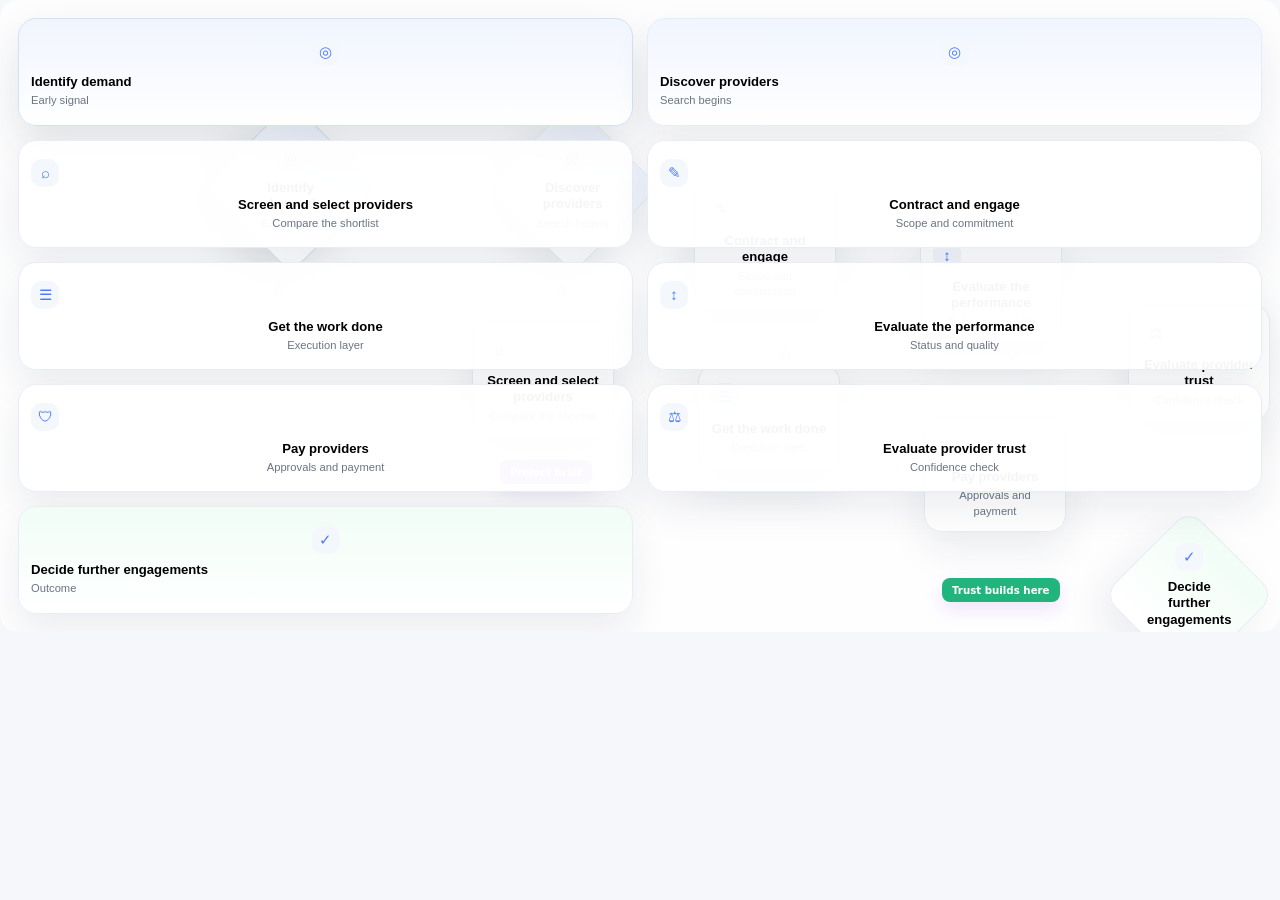
<file: trmeric-journey-map-embed.html>
<!DOCTYPE html>
<html lang="en">
<head>
<meta charset="UTF-8">
<meta name="viewport" content="width=device-width, initial-scale=1.0">
<title>Trmeric Journey Map Embed</title>
<style>
  :root {
    --bg: #f5f7fb;
    --panel: #eef2f8;
    --card: #ffffff;
    --line: #cbd4e1;
    --text: #1f2430;
    --muted: #6b7484;
    --blue: #4d7cff;
    --green: #21b57d;
    --purple: #a45de8;
    --amber: #f4b63f;
    --shadow: 0 18px 38px rgba(26, 39, 61, 0.08);
  }

  * { box-sizing: border-box; }
  html, body { margin: 0; }
  body {
    font-family: Inter, ui-sans-serif, system-ui, -apple-system, BlinkMacSystemFont, "Segoe UI", sans-serif;
    color: var(--text);
    background: var(--bg);
  }

  .wrap {
    position: relative;
    min-height: 860px;
    background:
      linear-gradient(180deg, rgba(255,255,255,0.75), rgba(255,255,255,0.92)),
      var(--bg);
    border-radius: 18px;
    overflow: hidden;
  }

  .topbar {
    display: grid;
    grid-template-columns: 180px repeat(4, 1fr);
    background: rgba(236, 240, 246, 0.98);
    border-bottom: 1px solid #e2e8f1;
  }

  .topcell {
    padding: 18px 16px;
    border-right: 1px solid #e3e8f0;
    font-size: 0.9rem;
    font-weight: 700;
    color: #313846;
    display: flex;
    align-items: center;
    justify-content: center;
    text-align: center;
  }

  .topcell:last-child { border-right: 0; }
  .brand {
    justify-content: flex-start;
    gap: 10px;
    padding-left: 20px;
    font-size: 0.82rem;
  }

  .brand-mark {
    width: 28px;
    height: 28px;
    border-radius: 10px;
    background: linear-gradient(145deg, #8eaefc, #ffffff);
    box-shadow: inset -8px -8px 12px rgba(77, 124, 255, 0.18);
    flex: 0 0 auto;
  }

  .left-rail {
    position: absolute;
    left: 0;
    top: 73px;
    bottom: 0;
    width: 180px;
    background: rgba(243, 246, 250, 0.92);
    border-right: 1px solid #e5eaf2;
  }

  .rail-row {
    height: 156px;
    border-bottom: 1px dashed #e4e9f1;
    padding: 18px 16px;
    display: flex;
    align-items: center;
    gap: 12px;
  }

  .rail-row:last-child { border-bottom: 0; }

  .rail-icon {
    width: 34px;
    height: 34px;
    border-radius: 50%;
    background: white;
    border: 1px solid #e1e6ef;
    display: grid;
    place-items: center;
    color: #6b7484;
    flex: 0 0 auto;
  }

  .rail-copy strong {
    display: block;
    font-size: 0.92rem;
    line-height: 1.2;
    margin-bottom: 3px;
  }

  .rail-copy span {
    display: block;
    color: var(--blue);
    font-size: 0.72rem;
  }

  .canvas {
    position: absolute;
    inset: 73px 0 0 180px;
    background:
      linear-gradient(to right, transparent calc(25% - 0.5px), #ebf0f6 calc(25% - 0.5px), #ebf0f6 25%, transparent 25%),
      linear-gradient(to right, transparent calc(50% - 0.5px), #ebf0f6 calc(50% - 0.5px), #ebf0f6 50%, transparent 50%),
      linear-gradient(to right, transparent calc(75% - 0.5px), #ebf0f6 calc(75% - 0.5px), #ebf0f6 75%, transparent 75%),
      linear-gradient(to bottom, transparent 155px, #eef2f7 155px, #eef2f7 156px, transparent 156px),
      linear-gradient(to bottom, transparent 311px, #eef2f7 311px, #eef2f7 312px, transparent 312px),
      linear-gradient(to bottom, transparent 467px, #eef2f7 467px, #eef2f7 468px, transparent 468px),
      linear-gradient(to bottom, transparent 623px, #eef2f7 623px, #eef2f7 624px, transparent 624px);
  }

  .flow {
    position: absolute;
    inset: 73px 0 0 180px;
    width: calc(100% - 180px);
    height: calc(100% - 73px);
    z-index: 0;
    pointer-events: none;
  }

  .flow path {
    fill: none;
    stroke: var(--line);
    stroke-width: 2.2;
    stroke-linecap: round;
    stroke-linejoin: round;
    stroke-dasharray: 4 6;
    marker-end: url(#arrowhead);
  }

  .flow path.solid {
    stroke-dasharray: none;
  }

  .map-node {
    position: absolute;
    width: 142px;
    min-height: 108px;
    padding: 14px 12px 12px;
    border-radius: 18px;
    background: rgba(255,255,255,0.96);
    border: 1px solid #e8edf5;
    box-shadow: var(--shadow);
    z-index: 2;
    cursor: pointer;
    transition: transform 180ms ease, box-shadow 180ms ease, border-color 180ms ease;
  }

  .map-node:hover,
  .map-node.active {
    transform: translateY(-2px);
    border-color: #d5e0f2;
    box-shadow: 0 20px 42px rgba(26, 39, 61, 0.12);
  }

  .map-node.start,
  .map-node.end {
    width: 122px;
    min-height: 122px;
    padding: 0;
    display: flex;
    align-items: center;
    justify-content: center;
    transform: rotate(45deg);
  }

  .map-node.start .node-inner,
  .map-node.end .node-inner {
    width: 86px;
    text-align: center;
    transform: rotate(-45deg);
  }

  .map-node.end {
    background: linear-gradient(180deg, #f1fdf6, #ffffff);
  }

  .map-node.start {
    background: linear-gradient(180deg, #f1f5ff, #ffffff);
  }

  .node-icon {
    width: 28px;
    height: 28px;
    border-radius: 10px;
    display: grid;
    place-items: center;
    color: var(--blue);
    background: #f4f7fc;
    margin-bottom: 10px;
    font-size: 0.94rem;
  }

  .start .node-icon,
  .end .node-icon {
    margin: 0 auto 8px;
  }

  .node-title {
    font-size: 0.82rem;
    font-weight: 700;
    line-height: 1.25;
    margin-bottom: 3px;
  }

  .node-sub {
    font-size: 0.7rem;
    line-height: 1.35;
    color: var(--muted);
  }

  .chip {
    position: absolute;
    z-index: 2;
    padding: 6px 10px;
    border-radius: 8px;
    background: var(--purple);
    color: #fff;
    font-size: 0.64rem;
    font-weight: 700;
    box-shadow: 0 8px 18px rgba(164, 93, 232, 0.16);
  }

  .dot {
    position: absolute;
    z-index: 2;
    width: 10px;
    height: 10px;
    border-radius: 50%;
    background: white;
    border: 2px solid var(--line);
  }

  .detail {
    position: absolute;
    right: 18px;
    bottom: 18px;
    width: 290px;
    padding: 16px;
    border-radius: 18px;
    background: rgba(255,255,255,0.94);
    border: 1px solid #e9edf4;
    box-shadow: 0 20px 42px rgba(26, 39, 61, 0.12);
    z-index: 3;
    backdrop-filter: blur(10px);
  }

  .detail-label {
    font-size: 0.68rem;
    font-weight: 700;
    letter-spacing: 0.06em;
    color: var(--blue);
    text-transform: uppercase;
    margin-bottom: 8px;
  }

  .detail-title {
    font-size: 1rem;
    font-weight: 800;
    margin-bottom: 6px;
    line-height: 1.2;
  }

  .detail-copy {
    font-size: 0.78rem;
    line-height: 1.48;
    color: var(--muted);
  }

  .p1 { left: 230px; top: 126px; }
  .p2 { left: 512px; top: 126px; }
  .p3 { left: 472px; top: 320px; }
  .p4 { left: 694px; top: 180px; }
  .p5 { left: 698px; top: 364px; }
  .p6 { left: 920px; top: 226px; }
  .p7 { left: 924px; top: 416px; }
  .p8 { left: 1128px; top: 304px; }
  .p9 { left: 1128px; top: 534px; }

  .t1 { left: 288px; top: 248px; }
  .t2 { left: 562px; top: 248px; }
  .t3 { left: 562px; top: 506px; }
  .t4 { left: 788px; top: 314px; }
  .t5 { left: 1018px; top: 314px; }
  .t6 { left: 1018px; top: 600px; }

  .c1 { left: 274px; top: 284px; }
  .c2 { left: 556px; top: 284px; }
  .c3 { left: 780px; top: 350px; }
  .c4 { left: 1008px; top: 350px; }

  .tag1 { left: 500px; top: 460px; }
  .tag2 { left: 942px; top: 578px; background: var(--green); }

  @media (max-width: 1320px) {
    .wrap {
      min-height: auto;
      padding: 18px;
    }

    .topbar,
    .left-rail,
    .canvas,
    .flow,
    .detail {
      display: none;
    }

    .mobile {
      display: grid;
      grid-template-columns: repeat(2, minmax(0, 1fr));
      gap: 14px;
    }

    .mobile .map-node,
    .mobile .chip {
      position: relative;
      left: auto;
      top: auto;
      width: auto;
    }

    .mobile .map-node.start,
    .mobile .map-node.end {
      transform: none;
      width: auto;
      min-height: 108px;
      padding: 14px 12px 12px;
      display: block;
    }

    .mobile .map-node.start .node-inner,
    .mobile .map-node.end .node-inner {
      transform: none;
      width: auto;
      text-align: left;
    }
  }

  @media (min-width: 1321px) {
    .mobile { display: none; }
  }

  @media (max-width: 720px) {
    .mobile { grid-template-columns: 1fr; }
  }
</style>
</head>
<body>
  <div class="wrap">
    <div class="topbar">
      <div class="topcell brand"><span class="brand-mark"></span>Journey Map</div>
      <div class="topcell">Define the Work</div>
      <div class="topcell">Find and Compare</div>
      <div class="topcell">Contract and Deliver</div>
      <div class="topcell">Evaluate and Continue</div>
    </div>

    <div class="left-rail">
      <div class="rail-row"><div class="rail-icon">↓</div><div class="rail-copy"><strong>Flow Start</strong><span>Demand appears</span></div></div>
      <div class="rail-row"><div class="rail-icon">↓</div><div class="rail-copy"><strong>Discovery</strong><span>Find providers</span></div></div>
      <div class="rail-row"><div class="rail-icon">↓</div><div class="rail-copy"><strong>Selection</strong><span>Screen and choose</span></div></div>
      <div class="rail-row"><div class="rail-icon">↓</div><div class="rail-copy"><strong>Execution</strong><span>Run and review</span></div></div>
      <div class="rail-row"><div class="rail-icon">✓</div><div class="rail-copy"><strong>Flow End</strong><span>Continue or stop</span></div></div>
    </div>

    <div class="canvas"></div>

    <svg class="flow" viewBox="0 0 1100 787" preserveAspectRatio="none" aria-hidden="true">
      <defs>
        <marker id="arrowhead" markerWidth="10" markerHeight="10" refX="7" refY="5" orient="auto" markerUnits="strokeWidth">
          <path d="M0,0 L10,5 L0,10 z" fill="#cbd4e1"></path>
        </marker>
      </defs>
      <path class="solid" d="M111 111 L111 160" />
      <path class="solid" d="M393 111 L393 160" />
      <path d="M111 271 L111 374 L284 374 L284 320" />
      <path d="M393 271 L393 374" />
      <path d="M423 374 L540 374 L540 214" />
      <path d="M540 320 L540 418" />
      <path d="M570 418 L764 418 L764 260" />
      <path d="M764 368 L764 470" />
      <path d="M794 470 L968 470 L968 338" />
      <path d="M968 446 L968 540" />
    </svg>

    <div class="dot c1"></div>
    <div class="dot c2"></div>
    <div class="dot c3"></div>
    <div class="dot c4"></div>

    <button class="map-node start p1 active" data-title="Identify demand" data-copy="A company realizes there is technology work it needs help with, but the project is still loosely defined.">
      <div class="node-inner">
        <div class="node-icon">◎</div>
        <div class="node-title">Identify demand</div>
        <div class="node-sub">Early signal</div>
      </div>
    </button>

    <button class="map-node start p2" data-title="Discover providers" data-copy="The team starts looking for providers, often before the work is fully framed or the brief is strong enough.">
      <div class="node-inner">
        <div class="node-icon">◎</div>
        <div class="node-title">Discover providers</div>
        <div class="node-sub">Search begins</div>
      </div>
    </button>

    <button class="map-node p3" data-title="Screen and select providers" data-copy="The shortlist starts to form, but quality, fit, and project relevance are still hard to compare without more structure.">
      <div class="node-icon">⌕</div>
      <div class="node-title">Screen and select providers</div>
      <div class="node-sub">Compare the shortlist</div>
    </button>

    <button class="map-node p4" data-title="Contract and engage" data-copy="The relationship moves from interest to commitment. Scope, expectations, and handoff become real here.">
      <div class="node-icon">✎</div>
      <div class="node-title">Contract and engage</div>
      <div class="node-sub">Scope and commitment</div>
    </button>

    <button class="map-node p5" data-title="Get the work done" data-copy="The product has to support what happens after selection: coordination, progress, project context, and next actions.">
      <div class="node-icon">☰</div>
      <div class="node-title">Get the work done</div>
      <div class="node-sub">Execution layer</div>
    </button>

    <button class="map-node p6" data-title="Evaluate the performance" data-copy="Teams need a way to understand whether the provider is actually delivering, and whether the engagement is working.">
      <div class="node-icon">↕</div>
      <div class="node-title">Evaluate the performance</div>
      <div class="node-sub">Status and quality</div>
    </button>

    <button class="map-node p7" data-title="Pay providers" data-copy="Payment and approval states need to feel visible and trustworthy, not buried in a flat record.">
      <div class="node-icon">🛡</div>
      <div class="node-title">Pay providers</div>
      <div class="node-sub">Approvals and payment</div>
    </button>

    <button class="map-node p8" data-title="Evaluate provider trust" data-copy="The client decides whether the provider felt credible, useful, and worth working with again.">
      <div class="node-icon">⚖</div>
      <div class="node-title">Evaluate provider trust</div>
      <div class="node-sub">Confidence check</div>
    </button>

    <button class="map-node end p9" data-title="Decide further engagements" data-copy="A strong experience creates repeat work, deeper relationships, or a more confident next hire.">
      <div class="node-inner">
        <div class="node-icon">✓</div>
        <div class="node-title">Decide further engagements</div>
        <div class="node-sub">Outcome</div>
      </div>
    </button>

    <div class="chip tag1">Project brief</div>
    <div class="chip tag2">Trust builds here</div>

    <div class="detail">
      <div class="detail-label">Selected stage</div>
      <div class="detail-title" id="detail-title">Identify demand</div>
      <div class="detail-copy" id="detail-copy">A company realizes there is technology work it needs help with, but the project is still loosely defined.</div>
    </div>

    <div class="mobile">
      <button class="map-node start active" data-title="Identify demand" data-copy="A company realizes there is technology work it needs help with, but the project is still loosely defined."><div class="node-inner"><div class="node-icon">◎</div><div class="node-title">Identify demand</div><div class="node-sub">Early signal</div></div></button>
      <button class="map-node start" data-title="Discover providers" data-copy="The team starts looking for providers, often before the work is fully framed or the brief is strong enough."><div class="node-inner"><div class="node-icon">◎</div><div class="node-title">Discover providers</div><div class="node-sub">Search begins</div></div></button>
      <button class="map-node" data-title="Screen and select providers" data-copy="The shortlist starts to form, but quality, fit, and project relevance are still hard to compare without more structure."><div class="node-icon">⌕</div><div class="node-title">Screen and select providers</div><div class="node-sub">Compare the shortlist</div></button>
      <button class="map-node" data-title="Contract and engage" data-copy="The relationship moves from interest to commitment. Scope, expectations, and handoff become real here."><div class="node-icon">✎</div><div class="node-title">Contract and engage</div><div class="node-sub">Scope and commitment</div></button>
      <button class="map-node" data-title="Get the work done" data-copy="The product has to support what happens after selection: coordination, progress, project context, and next actions."><div class="node-icon">☰</div><div class="node-title">Get the work done</div><div class="node-sub">Execution layer</div></button>
      <button class="map-node" data-title="Evaluate the performance" data-copy="Teams need a way to understand whether the provider is actually delivering, and whether the engagement is working."><div class="node-icon">↕</div><div class="node-title">Evaluate the performance</div><div class="node-sub">Status and quality</div></button>
      <button class="map-node" data-title="Pay providers" data-copy="Payment and approval states need to feel visible and trustworthy, not buried in a flat record."><div class="node-icon">🛡</div><div class="node-title">Pay providers</div><div class="node-sub">Approvals and payment</div></button>
      <button class="map-node" data-title="Evaluate provider trust" data-copy="The client decides whether the provider felt credible, useful, and worth working with again."><div class="node-icon">⚖</div><div class="node-title">Evaluate provider trust</div><div class="node-sub">Confidence check</div></button>
      <button class="map-node end" data-title="Decide further engagements" data-copy="A strong experience creates repeat work, deeper relationships, or a more confident next hire."><div class="node-inner"><div class="node-icon">✓</div><div class="node-title">Decide further engagements</div><div class="node-sub">Outcome</div></div></button>
    </div>
  </div>

<script>
  const nodes = Array.from(document.querySelectorAll('.map-node[data-title]'));
  const detailTitle = document.getElementById('detail-title');
  const detailCopy = document.getElementById('detail-copy');

  function activate(node) {
    nodes.forEach((item) => {
      item.classList.toggle('active', item.dataset.title === node.dataset.title);
    });
    if (detailTitle && detailCopy) {
      detailTitle.textContent = node.dataset.title;
      detailCopy.textContent = node.dataset.copy;
    }
  }

  nodes.forEach((node) => {
    node.addEventListener('mouseenter', () => activate(node));
    node.addEventListener('click', () => activate(node));
  });

  if (nodes[0]) activate(nodes[0]);
</script>
</body>
</html>
</file>
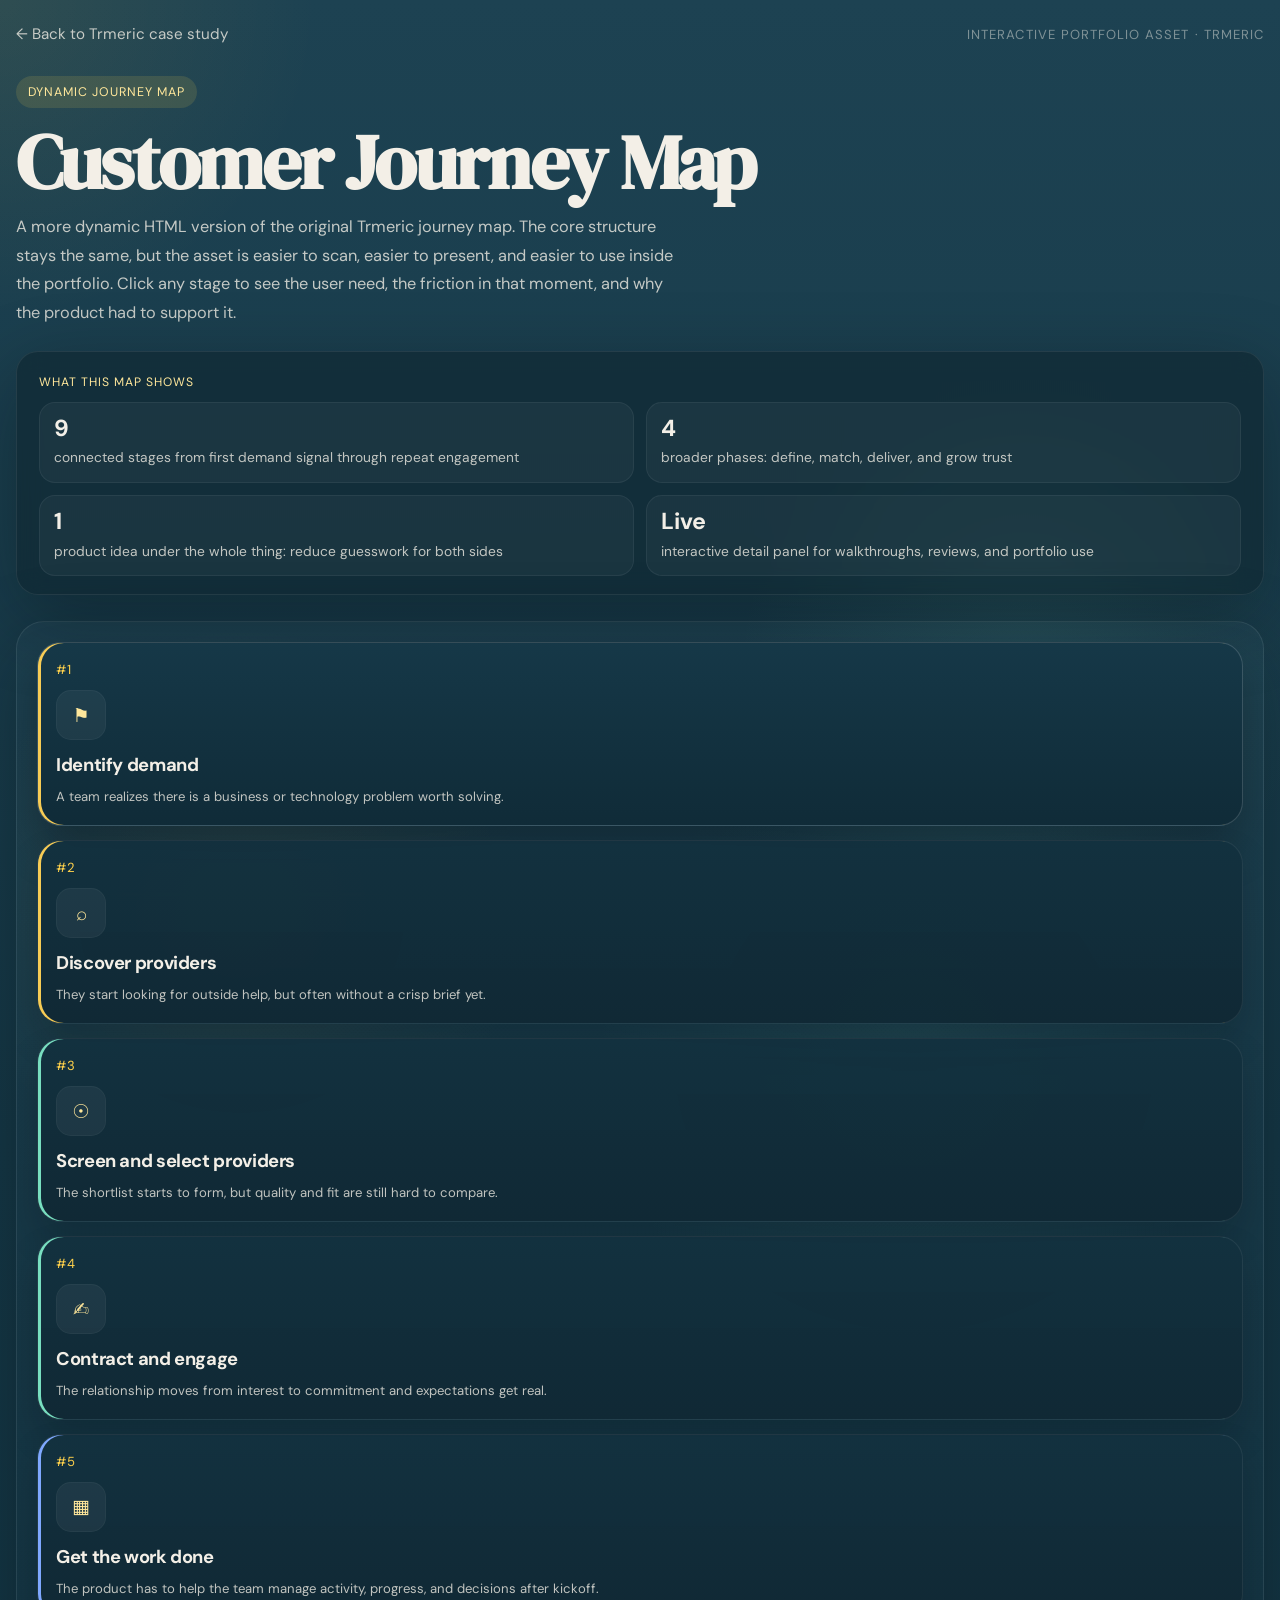
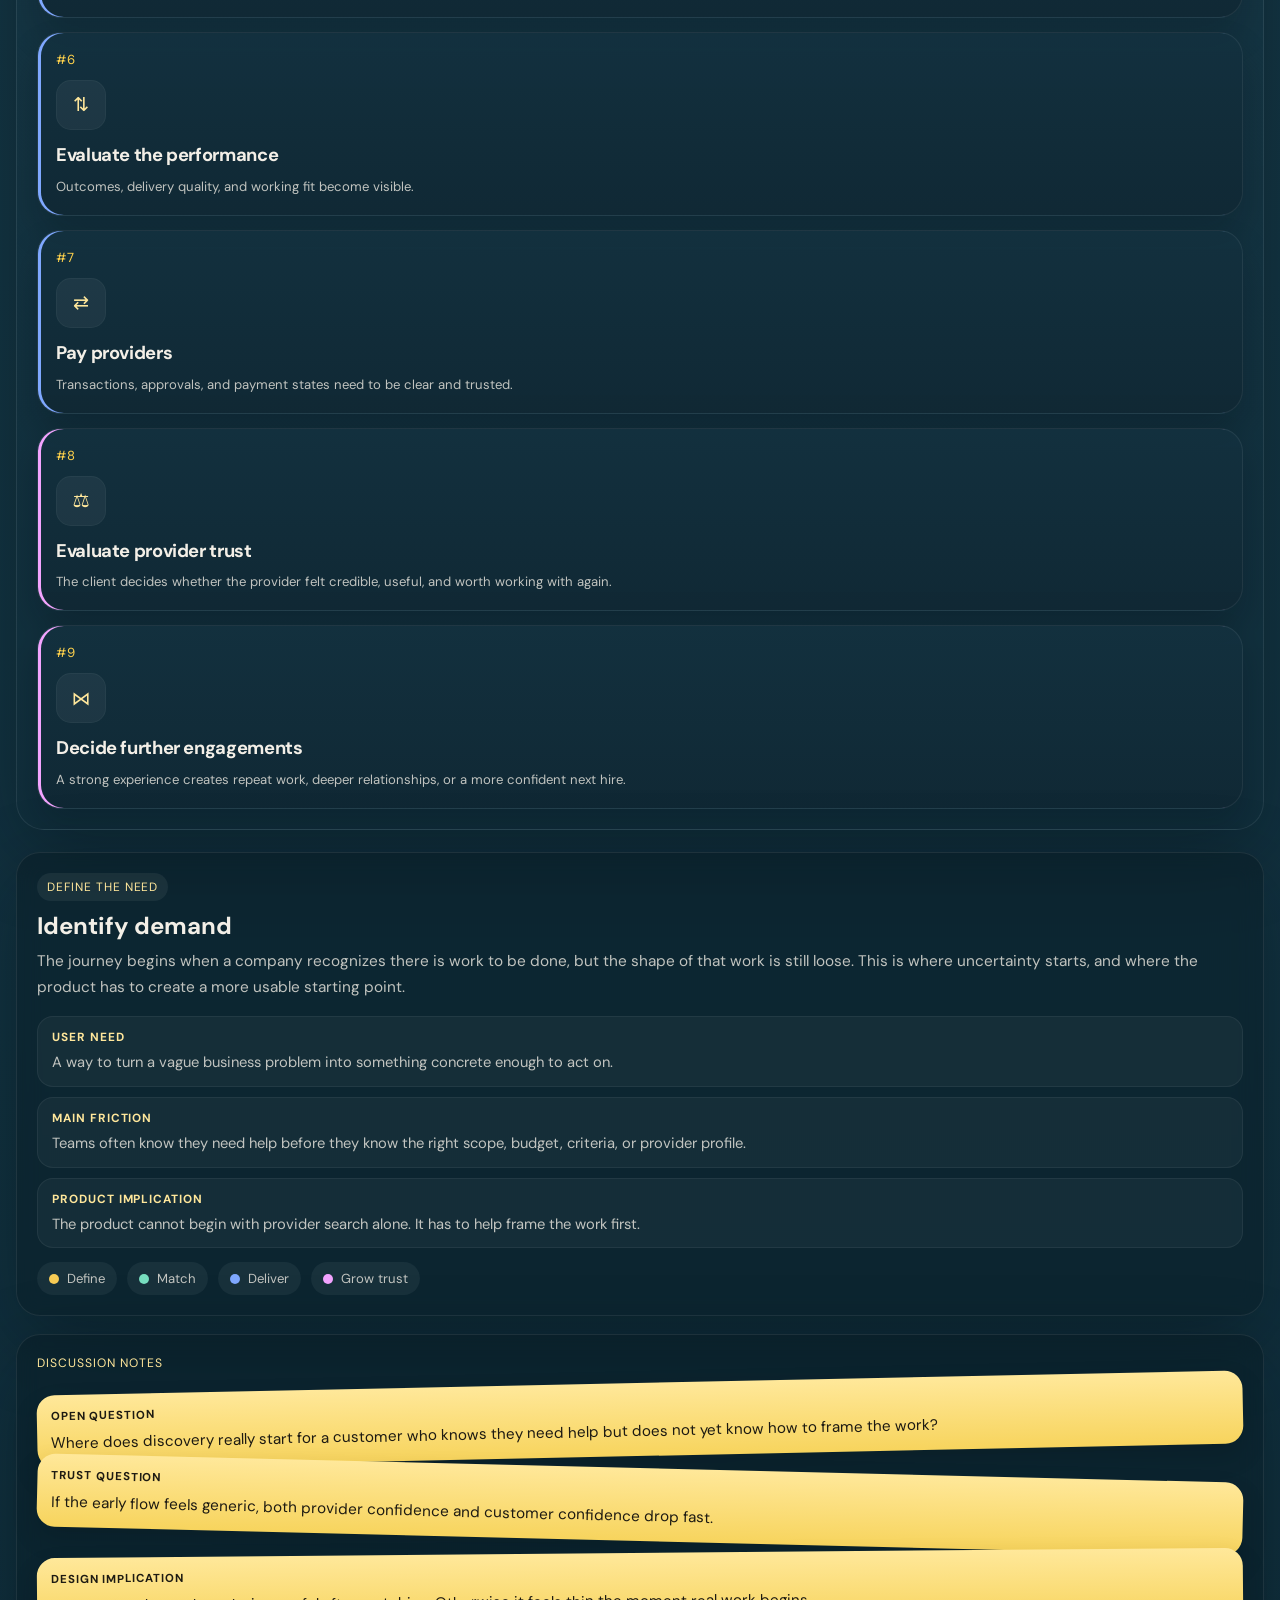
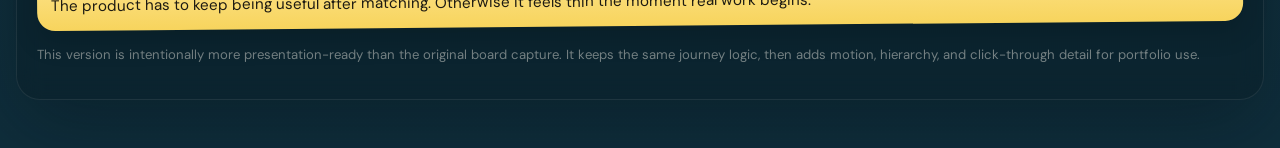
<file: trmeric-journey-map.html>
<!DOCTYPE html>
<html lang="en">
<head>
<meta charset="UTF-8">
<meta name="viewport" content="width=device-width, initial-scale=1.0">
<title>Trmeric Journey Map, Chris Pennell</title>
<link rel="icon" href="favicon.svg" type="image/svg+xml">
<link rel="preconnect" href="https://fonts.googleapis.com">
<link rel="preconnect" href="https://fonts.gstatic.com" crossorigin>
<link href="https://fonts.googleapis.com/css2?family=DM+Serif+Display:ital@0;1&family=DM+Sans:wght@400;500;700&display=swap" rel="stylesheet">
<style>
  :root {
    --bg: #153746;
    --bg-2: #0f2e3c;
    --panel: rgba(8, 20, 27, 0.36);
    --panel-strong: rgba(255, 255, 255, 0.08);
    --text: #f3efe7;
    --muted: rgba(243, 239, 231, 0.78);
    --faint: rgba(243, 239, 231, 0.46);
    --line: rgba(243, 239, 231, 0.88);
    --gold: #ffd24c;
    --gold-soft: #ffe79b;
    --accent: #7fe0c2;
    --danger: #ffdd8b;
    --shadow: 0 24px 80px rgba(3, 8, 12, 0.32);
    --serif: "DM Serif Display", Georgia, serif;
    --sans: "DM Sans", system-ui, sans-serif;
  }

  * { box-sizing: border-box; }
  button, input, textarea, select {
    font: inherit;
    color: inherit;
  }
  html { scroll-behavior: smooth; }
  body {
    margin: 0;
    min-height: 100vh;
    font-family: var(--sans);
    color: var(--text);
    background:
      radial-gradient(circle at top left, rgba(255, 210, 76, 0.08), transparent 20rem),
      radial-gradient(circle at 80% 20%, rgba(127, 224, 194, 0.09), transparent 18rem),
      linear-gradient(180deg, #1d4252 0%, var(--bg) 34%, var(--bg-2) 100%);
  }

  .shell {
    width: min(1500px, calc(100vw - 32px));
    margin: 0 auto;
    padding: 24px 0 48px;
  }

  .topbar {
    display: flex;
    justify-content: space-between;
    align-items: center;
    gap: 16px;
    margin-bottom: 20px;
  }

  .back {
    color: var(--muted);
    text-decoration: none;
    font-size: 0.95rem;
  }

  .back:hover { color: var(--text); }

  .meta {
    color: var(--faint);
    font-size: 0.82rem;
    letter-spacing: 0.08em;
    text-transform: uppercase;
  }

  .hero {
    display: grid;
    grid-template-columns: minmax(0, 1.4fr) minmax(290px, 360px);
    gap: 24px;
    align-items: start;
  }

  .hero-copy {
    padding: 12px 0 0;
  }

  .eyebrow {
    display: inline-flex;
    align-items: center;
    gap: 10px;
    padding: 8px 12px;
    border-radius: 999px;
    background: rgba(255, 210, 76, 0.12);
    color: var(--gold-soft);
    font-size: 0.78rem;
    letter-spacing: 0.08em;
    text-transform: uppercase;
    margin-bottom: 18px;
  }

  h1 {
    margin: 0 0 14px;
    font-family: var(--serif);
    font-size: clamp(3rem, 6vw, 5.2rem);
    line-height: 0.95;
    letter-spacing: -0.03em;
  }

  .intro {
    max-width: 60ch;
    margin: 0;
    color: var(--muted);
    font-size: 1.02rem;
    line-height: 1.75;
  }

  .summary {
    background: var(--panel);
    border: 1px solid var(--panel-strong);
    border-radius: 22px;
    padding: 22px 22px 18px;
    box-shadow: var(--shadow);
    backdrop-filter: blur(12px);
  }

  .summary-label,
  .notes-label {
    color: var(--gold-soft);
    letter-spacing: 0.08em;
    text-transform: uppercase;
    font-size: 0.76rem;
    margin-bottom: 12px;
  }

  .summary-grid {
    display: grid;
    grid-template-columns: repeat(2, minmax(0, 1fr));
    gap: 12px;
  }

  .summary-card {
    border-radius: 16px;
    padding: 14px;
    background: rgba(255, 255, 255, 0.04);
    border: 1px solid rgba(255, 255, 255, 0.06);
  }

  .summary-card strong {
    display: block;
    font-size: 1.45rem;
    line-height: 1;
    margin-bottom: 6px;
  }

  .summary-card span {
    color: var(--muted);
    font-size: 0.86rem;
    line-height: 1.45;
  }

  .map-layout {
    display: grid;
    grid-template-columns: minmax(0, 1fr) 330px;
    gap: 22px;
    margin-top: 26px;
    align-items: start;
  }

  .journey-board {
    position: relative;
    min-height: 980px;
    border-radius: 28px;
    overflow: hidden;
    background:
      radial-gradient(circle at 18% 16%, rgba(255, 210, 76, 0.06), transparent 18rem),
      radial-gradient(circle at 72% 24%, rgba(127, 224, 194, 0.07), transparent 20rem),
      linear-gradient(180deg, rgba(255,255,255,0.02), rgba(0,0,0,0.08));
    border: 1px solid rgba(255,255,255,0.08);
    box-shadow: var(--shadow);
  }

  .journey-grid {
    position: relative;
    min-height: 980px;
    padding: 34px 34px 54px;
  }

  .journey-svg {
    position: absolute;
    inset: 0;
    width: 100%;
    height: 100%;
    pointer-events: none;
  }

  .journey-svg path {
    fill: none;
    stroke: var(--line);
    stroke-width: 2.5;
    stroke-linecap: round;
    stroke-linejoin: round;
    opacity: 0.7;
    stroke-dasharray: 10 11;
    animation: flow 22s linear infinite;
  }

  .journey-svg path.active {
    stroke: var(--gold);
    opacity: 0.92;
    stroke-dasharray: 8 9;
    filter: drop-shadow(0 0 8px rgba(255, 210, 76, 0.22));
  }

  @keyframes flow {
    from { stroke-dashoffset: 0; }
    to { stroke-dashoffset: -300; }
  }

  .node {
    position: absolute;
    width: 240px;
    padding: 18px 18px 18px;
    border: 1px solid rgba(255,255,255,0.07);
    border-radius: 24px;
    background: linear-gradient(180deg, rgba(19, 49, 63, 0.92), rgba(16, 40, 52, 0.94));
    box-shadow: 0 18px 34px rgba(5, 11, 16, 0.2);
    cursor: pointer;
    transition: transform 220ms ease, border-color 220ms ease, background 220ms ease, box-shadow 220ms ease;
    appearance: none;
    text-align: left;
    outline: none;
  }

  .node:hover,
  .node.active {
    transform: translateY(-6px);
    border-color: rgba(255, 255, 255, 0.16);
    background: linear-gradient(180deg, rgba(22, 56, 72, 0.98), rgba(16, 43, 56, 0.98));
    box-shadow: 0 24px 42px rgba(1, 4, 7, 0.28);
  }

  .node-number {
    color: var(--gold);
    font-size: 0.82rem;
    letter-spacing: 0.08em;
    text-transform: uppercase;
    margin-bottom: 12px;
  }

  .node-title {
    color: var(--text);
    font-size: 1.15rem;
    line-height: 1.08;
    font-weight: 700;
    letter-spacing: -0.02em;
    margin: 0 0 10px;
  }

  .node-subtitle {
    color: var(--muted);
    font-size: 0.82rem;
    line-height: 1.6;
    margin: 0;
  }

  .node-icon {
    width: 50px;
    height: 50px;
    border-radius: 15px;
    display: grid;
    place-items: center;
    background: rgba(255, 255, 255, 0.05);
    border: 1px solid rgba(255,255,255,0.04);
    color: var(--gold-soft);
    font-size: 1.2rem;
    margin-bottom: 16px;
  }

  .node.phase-need { box-shadow: inset 3px 0 0 #f7cc55, 0 18px 34px rgba(5, 11, 16, 0.2); }
  .node.phase-match { box-shadow: inset 3px 0 0 #78dfc0, 0 18px 34px rgba(5, 11, 16, 0.2); }
  .node.phase-work { box-shadow: inset 3px 0 0 #7fa8ff, 0 18px 34px rgba(5, 11, 16, 0.2); }
  .node.phase-grow { box-shadow: inset 3px 0 0 #f3a4ff, 0 18px 34px rgba(5, 11, 16, 0.2); }

  .node.phase-need:hover, .node.phase-need.active { box-shadow: inset 3px 0 0 #f7cc55, 0 24px 42px rgba(1, 4, 7, 0.28); }
  .node.phase-match:hover, .node.phase-match.active { box-shadow: inset 3px 0 0 #78dfc0, 0 24px 42px rgba(1, 4, 7, 0.28); }
  .node.phase-work:hover, .node.phase-work.active { box-shadow: inset 3px 0 0 #7fa8ff, 0 24px 42px rgba(1, 4, 7, 0.28); }
  .node.phase-grow:hover, .node.phase-grow.active { box-shadow: inset 3px 0 0 #f3a4ff, 0 24px 42px rgba(1, 4, 7, 0.28); }

  .panel {
    position: sticky;
    top: 20px;
    display: grid;
    gap: 18px;
  }

  .detail-card,
  .notes-card {
    background: var(--panel);
    border: 1px solid var(--panel-strong);
    border-radius: 24px;
    padding: 20px;
    backdrop-filter: blur(12px);
    box-shadow: var(--shadow);
  }

  .detail-phase {
    display: inline-flex;
    align-items: center;
    gap: 8px;
    padding: 6px 10px;
    border-radius: 999px;
    background: rgba(255,255,255,0.06);
    color: var(--gold-soft);
    font-size: 0.75rem;
    letter-spacing: 0.08em;
    text-transform: uppercase;
    margin-bottom: 12px;
  }

  .detail-title {
    margin: 0 0 8px;
    font-size: 1.5rem;
    line-height: 1.1;
  }

  .detail-copy {
    margin: 0 0 16px;
    color: var(--muted);
    line-height: 1.7;
    font-size: 0.96rem;
  }

  .detail-list {
    display: grid;
    gap: 10px;
  }

  .detail-item {
    padding: 12px 14px;
    border-radius: 16px;
    background: rgba(255,255,255,0.04);
    border: 1px solid rgba(255,255,255,0.06);
  }

  .detail-item strong {
    display: block;
    font-size: 0.74rem;
    letter-spacing: 0.08em;
    text-transform: uppercase;
    color: var(--gold-soft);
    margin-bottom: 6px;
  }

  .detail-item span {
    color: var(--muted);
    line-height: 1.55;
    font-size: 0.92rem;
  }

  .note-list {
    display: grid;
    gap: 12px;
  }

  .note {
    padding: 14px;
    border-radius: 18px;
    background: linear-gradient(180deg, #ffe89a 0%, #f7d45d 100%);
    color: #1d1a12;
    box-shadow: 0 12px 26px rgba(0, 0, 0, 0.16);
    transform: rotate(-1.2deg);
  }

  .note:nth-child(2n) { transform: rotate(1.4deg); }
  .note:nth-child(3n) { transform: rotate(-0.5deg); }

  .note strong {
    display: block;
    font-size: 0.72rem;
    letter-spacing: 0.08em;
    text-transform: uppercase;
    margin-bottom: 8px;
  }

  .note p {
    margin: 0;
    font-size: 0.95rem;
    line-height: 1.45;
  }

  .legend {
    display: flex;
    flex-wrap: wrap;
    gap: 10px;
    margin-top: 14px;
  }

  .legend-chip {
    display: inline-flex;
    align-items: center;
    gap: 8px;
    padding: 8px 12px;
    border-radius: 999px;
    background: rgba(255,255,255,0.05);
    color: var(--muted);
    font-size: 0.82rem;
  }

  .legend-dot {
    width: 10px;
    height: 10px;
    border-radius: 50%;
    flex: 0 0 auto;
  }

  .footer-note {
    margin-top: 18px;
    color: var(--faint);
    font-size: 0.82rem;
    line-height: 1.6;
  }

  .n1 { left: 48px; top: 152px; }
  .n2 { left: 96px; top: 632px; }
  .n3 { left: 468px; top: 486px; }
  .n4 { left: 678px; top: 212px; }
  .n5 { left: 820px; top: 710px; }
  .n6 { left: 1122px; top: 472px; }
  .n7 { left: 1268px; top: 208px; }
  .n8 { right: 64px; top: 372px; }
  .n9 { right: 58px; top: 730px; width: 290px; }

  @media (max-width: 1280px) {
    .hero,
    .map-layout {
      grid-template-columns: 1fr;
    }

    .journey-board,
    .journey-grid {
      min-height: auto;
    }

    .journey-grid {
      display: grid;
      gap: 14px;
      padding: 20px;
    }

    .journey-svg {
      display: none;
    }

    .node {
      position: relative;
      inset: auto;
      width: auto;
      transform: none;
    }

    .node:hover,
    .node.active {
      transform: none;
    }

    .panel {
      position: static;
    }
  }

  @media (max-width: 720px) {
    .shell {
      width: min(100vw - 20px, 1500px);
      padding-top: 16px;
    }

    h1 {
      font-size: clamp(2.4rem, 12vw, 3.6rem);
    }

    .summary-grid {
      grid-template-columns: 1fr;
    }
  }
</style>
</head>
<body>
  <div class="shell">
    <div class="topbar">
      <a class="back" href="trmeric.html">← Back to Trmeric case study</a>
      <div class="meta">Interactive portfolio asset · Trmeric</div>
    </div>

    <section class="hero">
      <div class="hero-copy">
        <div class="eyebrow">Dynamic Journey Map</div>
        <h1>Customer Journey Map</h1>
        <p class="intro">
          A more dynamic HTML version of the original Trmeric journey map. The core structure stays the same, but the asset is easier to scan, easier to present, and easier to use inside the portfolio. Click any stage to see the user need, the friction in that moment, and why the product had to support it.
        </p>
      </div>

      <aside class="summary">
        <div class="summary-label">What this map shows</div>
        <div class="summary-grid">
          <div class="summary-card">
            <strong>9</strong>
            <span>connected stages from first demand signal through repeat engagement</span>
          </div>
          <div class="summary-card">
            <strong>4</strong>
            <span>broader phases: define, match, deliver, and grow trust</span>
          </div>
          <div class="summary-card">
            <strong>1</strong>
            <span>product idea under the whole thing: reduce guesswork for both sides</span>
          </div>
          <div class="summary-card">
            <strong>Live</strong>
            <span>interactive detail panel for walkthroughs, reviews, and portfolio use</span>
          </div>
        </div>
      </aside>
    </section>

    <section class="map-layout">
      <div class="journey-board">
        <div class="journey-grid">
          <svg class="journey-svg" viewBox="0 0 1600 980" preserveAspectRatio="none" aria-hidden="true">
            <path d="M170 250 L170 760 L328 760" />
            <path d="M520 760 L520 560" />
            <path d="M650 560 L650 220 L840 220 L840 300" />
            <path d="M840 480 L840 530 L1090 530 L1090 760" />
            <path d="M1090 860 L1220 860 L1220 560" />
            <path d="M1220 420 L1220 240 L1352 240" />
            <path d="M1450 240 L1550 240 L1550 430" />
            <path d="M1550 600 L1550 760" />
            <path class="active" d="M1560 760 L1560 860" />
          </svg>

          <button class="node phase-need n1 active" data-step="1">
            <div class="node-number">#1</div>
            <div class="node-icon">⚑</div>
            <h2 class="node-title">Identify demand</h2>
            <p class="node-subtitle">A team realizes there is a business or technology problem worth solving.</p>
          </button>

          <button class="node phase-need n2" data-step="2">
            <div class="node-number">#2</div>
            <div class="node-icon">⌕</div>
            <h2 class="node-title">Discover providers</h2>
            <p class="node-subtitle">They start looking for outside help, but often without a crisp brief yet.</p>
          </button>

          <button class="node phase-match n3" data-step="3">
            <div class="node-number">#3</div>
            <div class="node-icon">☉</div>
            <h2 class="node-title">Screen and select providers</h2>
            <p class="node-subtitle">The shortlist starts to form, but quality and fit are still hard to compare.</p>
          </button>

          <button class="node phase-match n4" data-step="4">
            <div class="node-number">#4</div>
            <div class="node-icon">✍︎</div>
            <h2 class="node-title">Contract and engage</h2>
            <p class="node-subtitle">The relationship moves from interest to commitment and expectations get real.</p>
          </button>

          <button class="node phase-work n5" data-step="5">
            <div class="node-number">#5</div>
            <div class="node-icon">▦</div>
            <h2 class="node-title">Get the work done</h2>
            <p class="node-subtitle">The product has to help the team manage activity, progress, and decisions after kickoff.</p>
          </button>

          <button class="node phase-work n6" data-step="6">
            <div class="node-number">#6</div>
            <div class="node-icon">⇅</div>
            <h2 class="node-title">Evaluate the performance</h2>
            <p class="node-subtitle">Outcomes, delivery quality, and working fit become visible.</p>
          </button>

          <button class="node phase-work n7" data-step="7">
            <div class="node-number">#7</div>
            <div class="node-icon">⇄</div>
            <h2 class="node-title">Pay providers</h2>
            <p class="node-subtitle">Transactions, approvals, and payment states need to be clear and trusted.</p>
          </button>

          <button class="node phase-grow n8" data-step="8">
            <div class="node-number">#8</div>
            <div class="node-icon">⚖</div>
            <h2 class="node-title">Evaluate provider trust</h2>
            <p class="node-subtitle">The client decides whether the provider felt credible, useful, and worth working with again.</p>
          </button>

          <button class="node phase-grow n9" data-step="9">
            <div class="node-number">#9</div>
            <div class="node-icon">⋈</div>
            <h2 class="node-title">Decide further engagements</h2>
            <p class="node-subtitle">A strong experience creates repeat work, deeper relationships, or a more confident next hire.</p>
          </button>
        </div>
      </div>

      <div class="panel">
        <section class="detail-card">
          <div class="detail-phase" id="detail-phase">Define the need</div>
          <h2 class="detail-title" id="detail-title">Identify demand</h2>
          <p class="detail-copy" id="detail-copy"></p>
          <div class="detail-list">
            <div class="detail-item">
              <strong>User need</strong>
              <span id="detail-need"></span>
            </div>
            <div class="detail-item">
              <strong>Main friction</strong>
              <span id="detail-friction"></span>
            </div>
            <div class="detail-item">
              <strong>Product implication</strong>
              <span id="detail-implication"></span>
            </div>
          </div>
          <div class="legend">
            <span class="legend-chip"><span class="legend-dot" style="background:#f7cc55"></span>Define</span>
            <span class="legend-chip"><span class="legend-dot" style="background:#78dfc0"></span>Match</span>
            <span class="legend-chip"><span class="legend-dot" style="background:#7fa8ff"></span>Deliver</span>
            <span class="legend-chip"><span class="legend-dot" style="background:#f3a4ff"></span>Grow trust</span>
          </div>
        </section>

        <aside class="notes-card">
          <div class="notes-label">Discussion Notes</div>
          <div class="note-list">
            <div class="note">
              <strong>Open question</strong>
              <p>Where does discovery really start for a customer who knows they need help but does not yet know how to frame the work?</p>
            </div>
            <div class="note">
              <strong>Trust question</strong>
              <p>If the early flow feels generic, both provider confidence and customer confidence drop fast.</p>
            </div>
            <div class="note">
              <strong>Design implication</strong>
              <p>The product has to keep being useful after matching. Otherwise it feels thin the moment real work begins.</p>
            </div>
          </div>
          <p class="footer-note">
            This version is intentionally more presentation-ready than the original board capture. It keeps the same journey logic, then adds motion, hierarchy, and click-through detail for portfolio use.
          </p>
        </aside>
      </div>
    </section>
  </div>

<script>
  const steps = {
    1: {
      phase: "Define the need",
      title: "Identify demand",
      copy: "The journey begins when a company recognizes there is work to be done, but the shape of that work is still loose. This is where uncertainty starts, and where the product has to create a more usable starting point.",
      need: "A way to turn a vague business problem into something concrete enough to act on.",
      friction: "Teams often know they need help before they know the right scope, budget, criteria, or provider profile.",
      implication: "The product cannot begin with provider search alone. It has to help frame the work first."
    },
    2: {
      phase: "Define the need",
      title: "Discover providers",
      copy: "Once the need is visible, people start exploring possible providers. The risk here is premature browsing before the project has been properly defined.",
      need: "Relevant options and a guided way to understand who might fit.",
      friction: "Users are often comparing providers before they have a strong brief or a clear evaluation standard.",
      implication: "Discovery should feel more like guided framing with provider context, not an empty marketplace search."
    },
    3: {
      phase: "Match the work",
      title: "Screen and select providers",
      copy: "This is where the product has to reduce guesswork on both sides. Selection quality depends on how well users can compare expertise, relevance, and project fit.",
      need: "A shortlist that feels grounded in the actual work, not surface-level marketing.",
      friction: "A weak brief makes provider comparison shallow and creates mismatch later in the journey.",
      implication: "Selection views need structured criteria, summaries, and signals that help teams compare with confidence."
    },
    4: {
      phase: "Match the work",
      title: "Contract and engage",
      copy: "The relationship becomes real here. Expectations, scope, timing, and confidence all need to tighten before work starts.",
      need: "A clear path from provider choice into mutual understanding and commitment.",
      friction: "Misaligned expectations at this stage become delivery problems later.",
      implication: "The platform should support a shared brief, clearer scope communication, and visible next steps into kickoff."
    },
    5: {
      phase: "Deliver the work",
      title: "Get the work done",
      copy: "This is where the product stops being a sourcing tool and becomes an operating layer. The team needs a usable home for progress, action, and project context.",
      need: "A working surface for updates, tasks, provider coordination, and project visibility.",
      friction: "Without a clear operating layer, the platform feels useful during selection and thin everywhere after.",
      implication: "Provider Space and Action Hub become central product moves, not side features."
    },
    6: {
      phase: "Deliver the work",
      title: "Evaluate the performance",
      copy: "After delivery begins, users need to make sense of how things are going. The product has to make status and quality visible enough for real decisions.",
      need: "Evidence of progress, quality, and whether the engagement is working.",
      friction: "Performance becomes hard to judge if the product does not surface meaningful status and context.",
      implication: "Dashboards and summaries should support oversight, not just archive activity."
    },
    7: {
      phase: "Deliver the work",
      title: "Pay providers",
      copy: "Transactions are not just accounting. They are part of how trust gets reinforced or lost through the product.",
      need: "Clear payment states, approvals, and visibility into what is being paid for.",
      friction: "A flat payment list collapses important differences between project types, approvals, and obligations.",
      implication: "Transact should behave like a workflow with states, detail views, and action logic."
    },
    8: {
      phase: "Grow trust",
      title: "Evaluate provider trust",
      copy: "By this point the client is not only judging output. They are judging whether this provider feels credible, dependable, and worth working with again.",
      need: "A way to decide if the provider relationship is actually strong enough to continue.",
      friction: "Trust is built across the whole journey, not only at the final handoff.",
      implication: "The product experience has to support confidence from framing through delivery, payment, and review."
    },
    9: {
      phase: "Grow trust",
      title: "Decide further engagements",
      copy: "A successful journey should create momentum for the next one. This is the repeat-work moment that shows whether the platform helped create a lasting relationship.",
      need: "Confidence to re-engage the provider or expand the relationship.",
      friction: "If the earlier experience felt hard to navigate, teams are less likely to continue in-platform.",
      implication: "The end of the journey should open the next one, not drop users back into uncertainty."
    }
  };

  const nodes = [...document.querySelectorAll(".node")];
  const detailPhase = document.getElementById("detail-phase");
  const detailTitle = document.getElementById("detail-title");
  const detailCopy = document.getElementById("detail-copy");
  const detailNeed = document.getElementById("detail-need");
  const detailFriction = document.getElementById("detail-friction");
  const detailImplication = document.getElementById("detail-implication");

  function activate(step) {
    const data = steps[step];
    nodes.forEach((node) => node.classList.toggle("active", node.dataset.step === String(step)));
    detailPhase.textContent = data.phase;
    detailTitle.textContent = data.title;
    detailCopy.textContent = data.copy;
    detailNeed.textContent = data.need;
    detailFriction.textContent = data.friction;
    detailImplication.textContent = data.implication;
  }

  nodes.forEach((node) => {
    node.addEventListener("click", () => activate(Number(node.dataset.step)));
    node.addEventListener("mouseenter", () => activate(Number(node.dataset.step)));
  });

  activate(1);
</script>
</body>
</html>
</file>
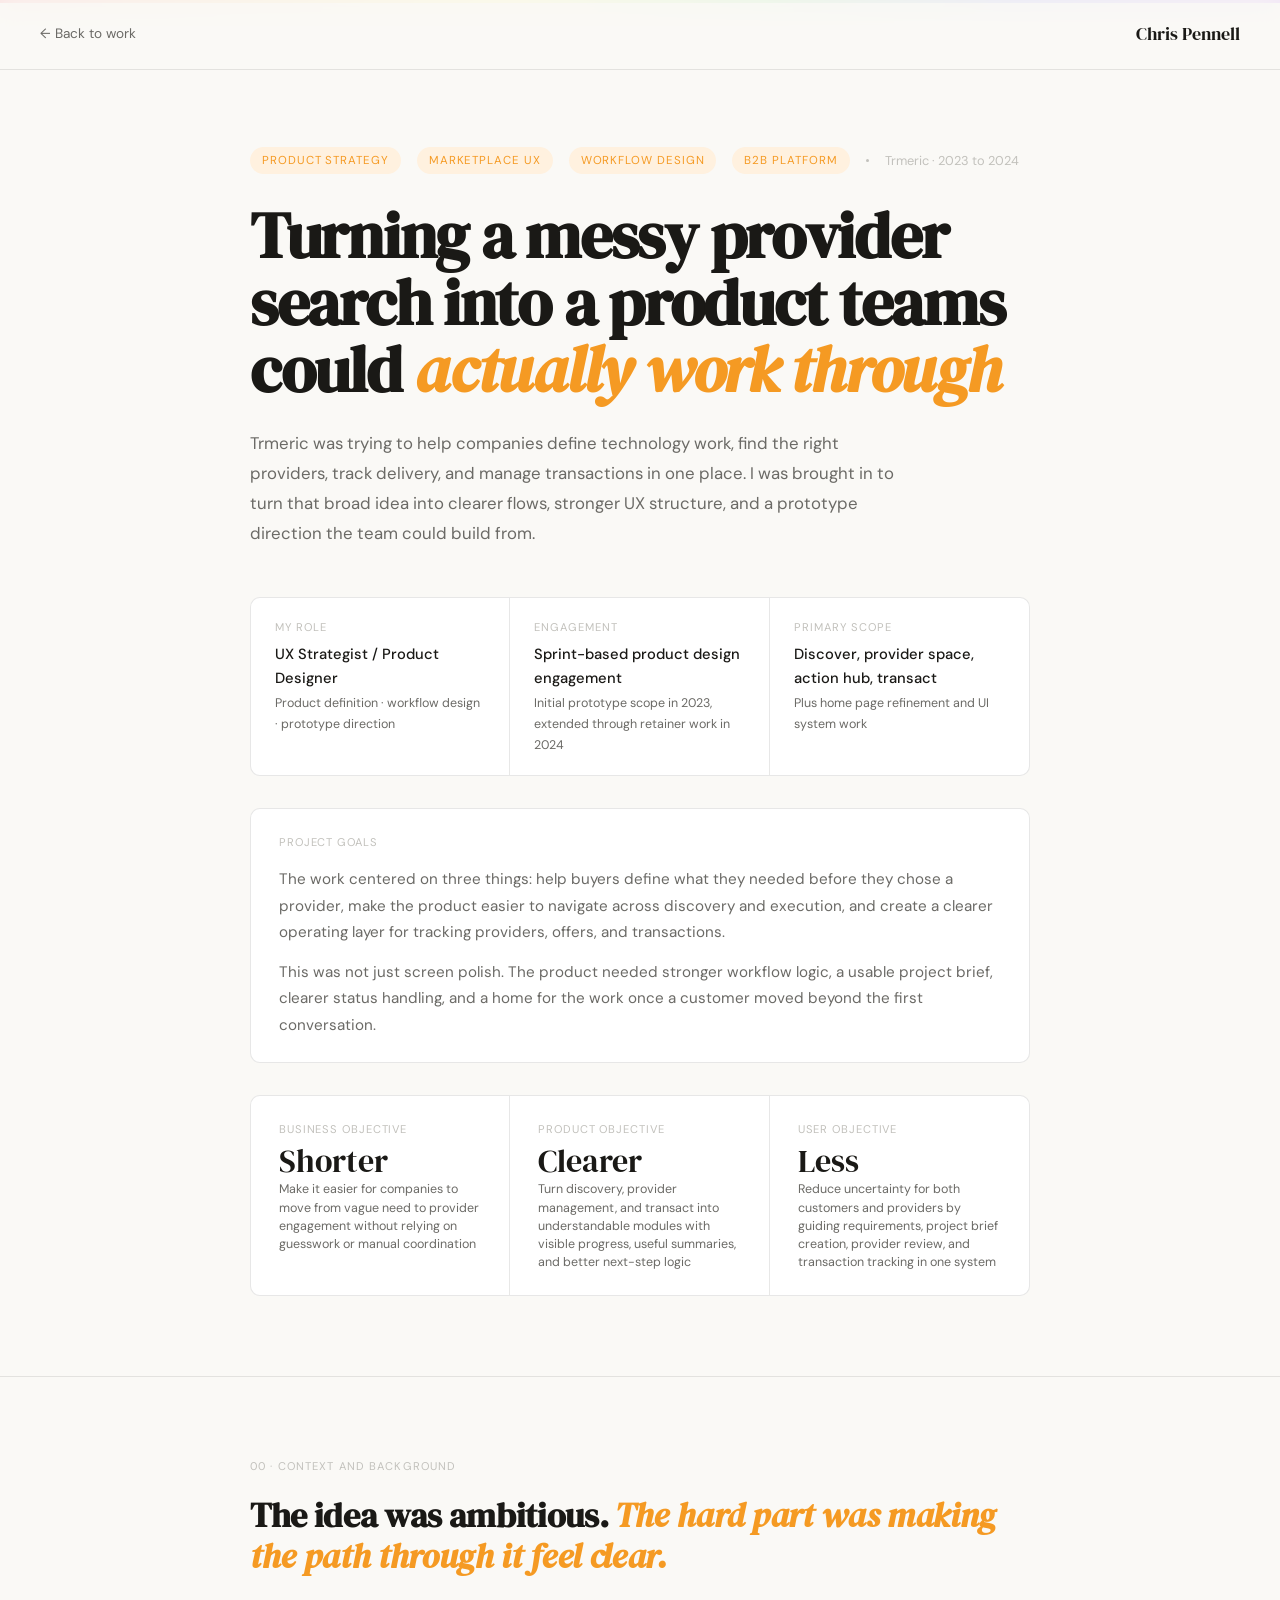
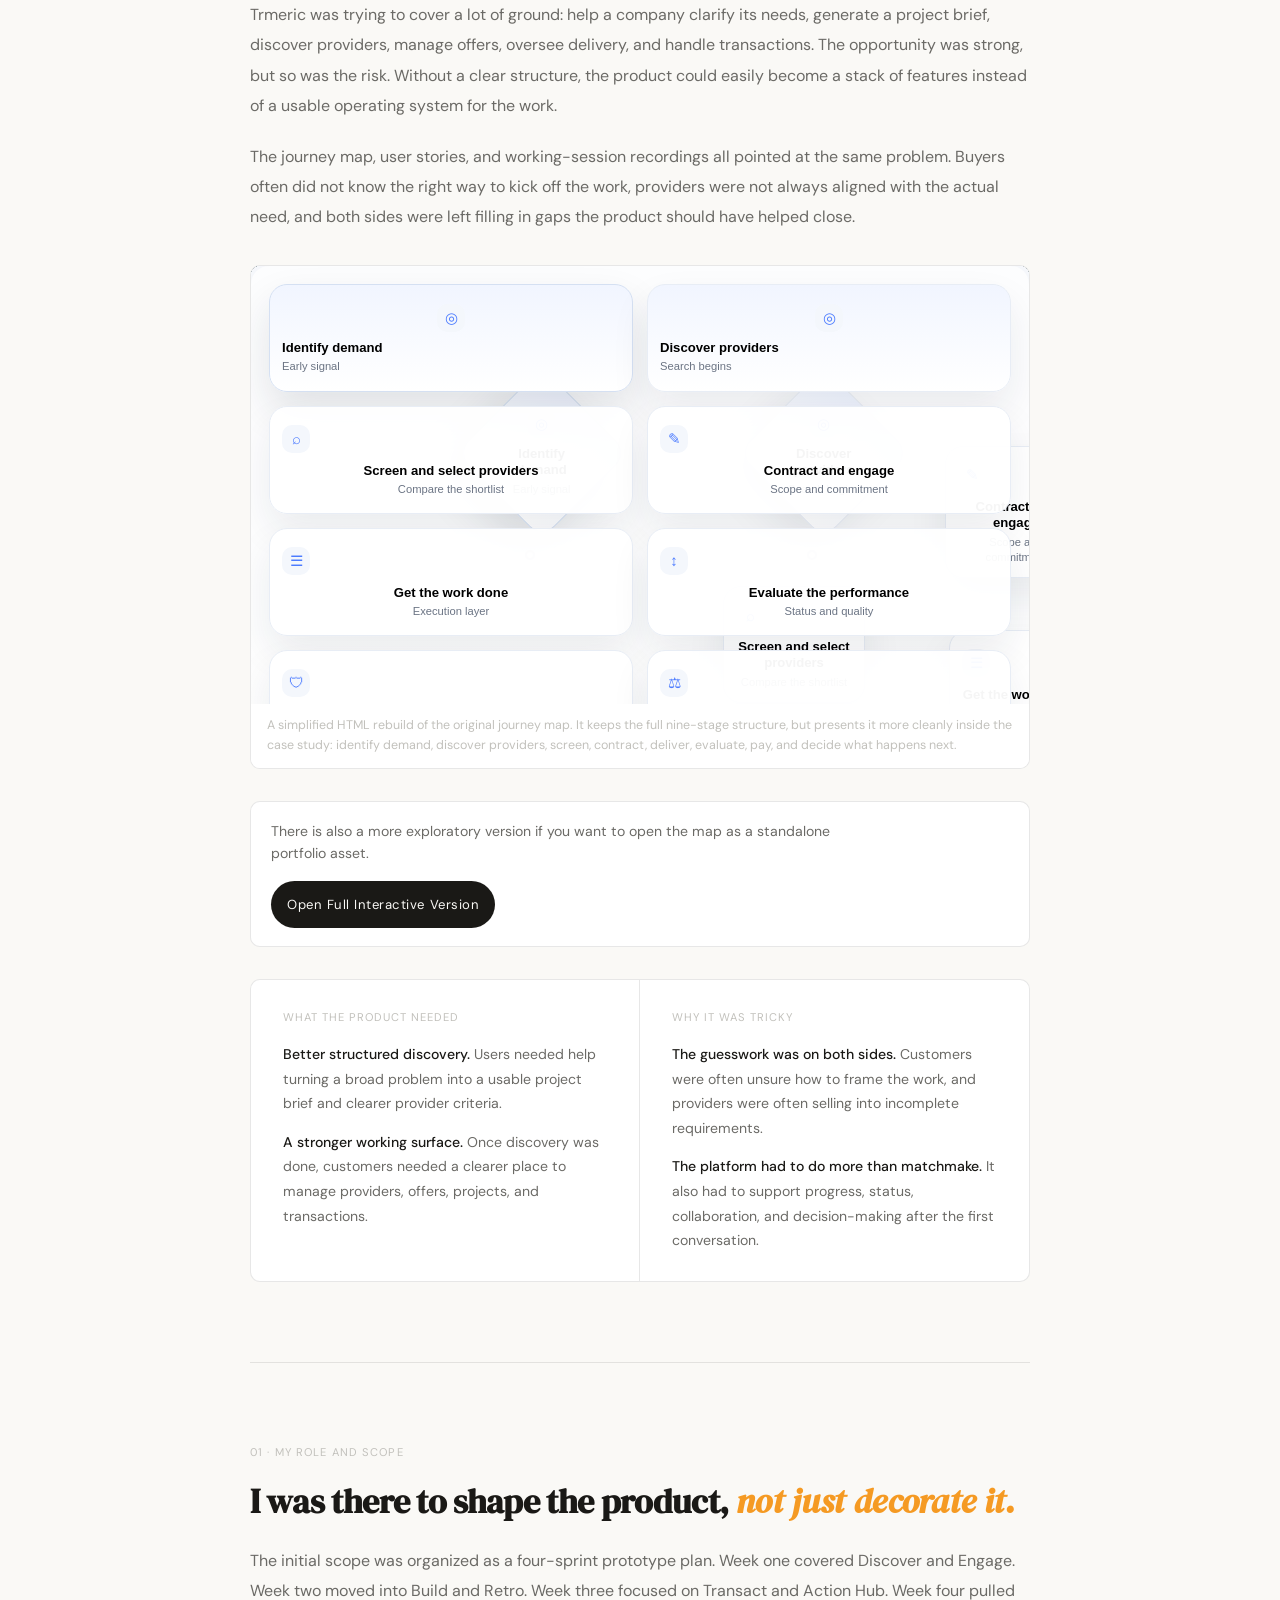
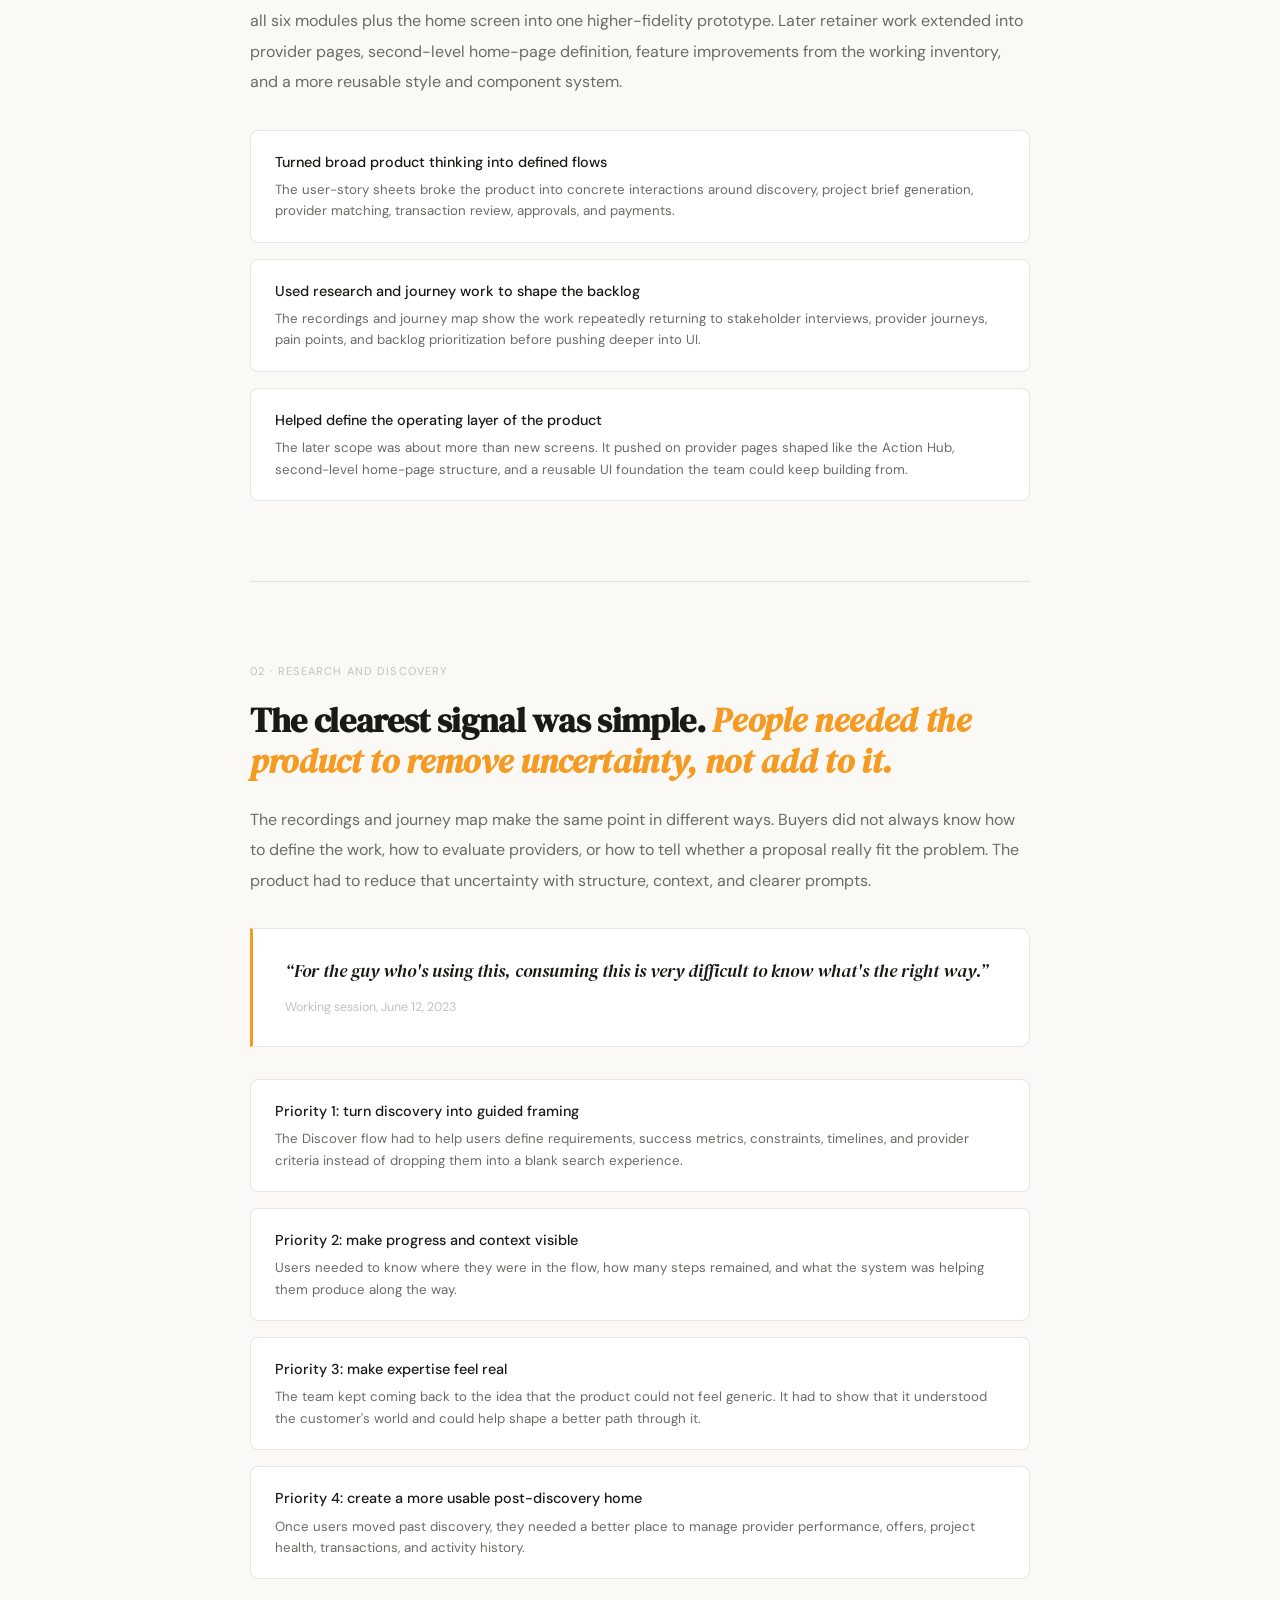
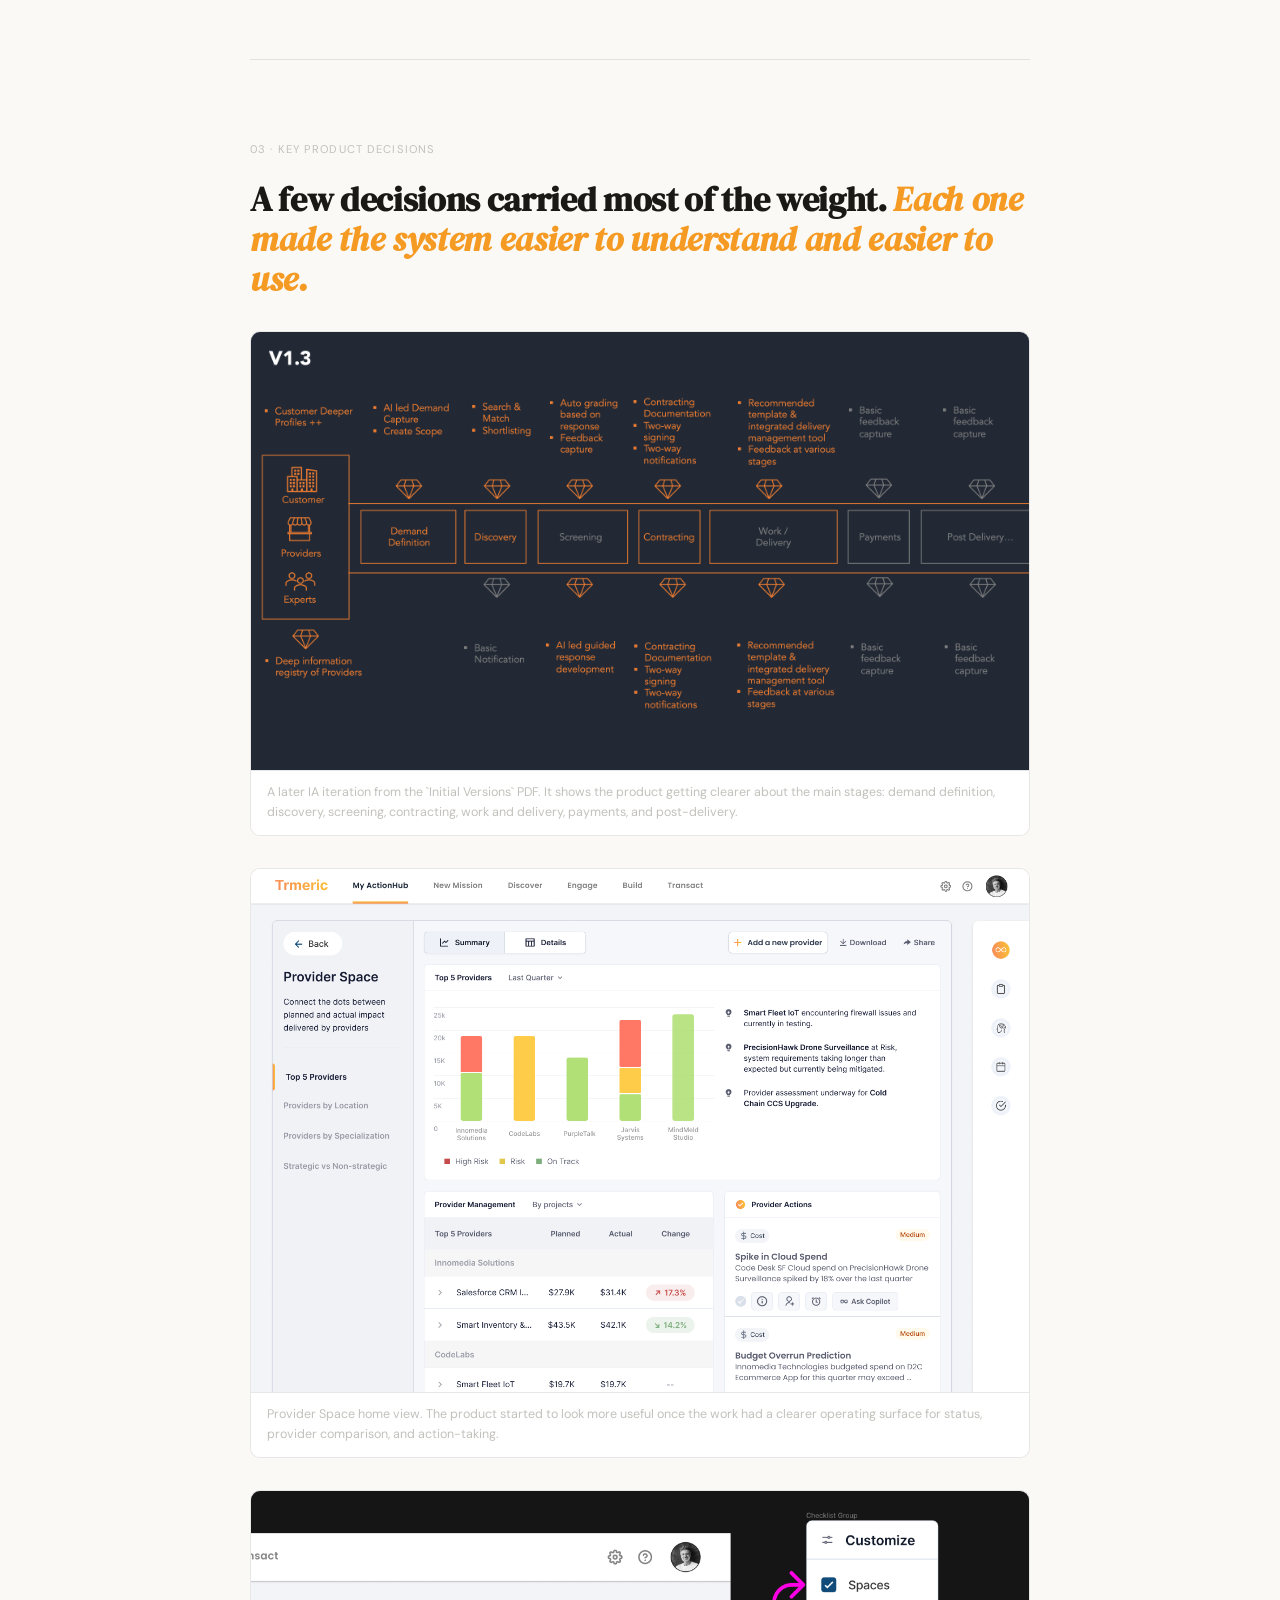
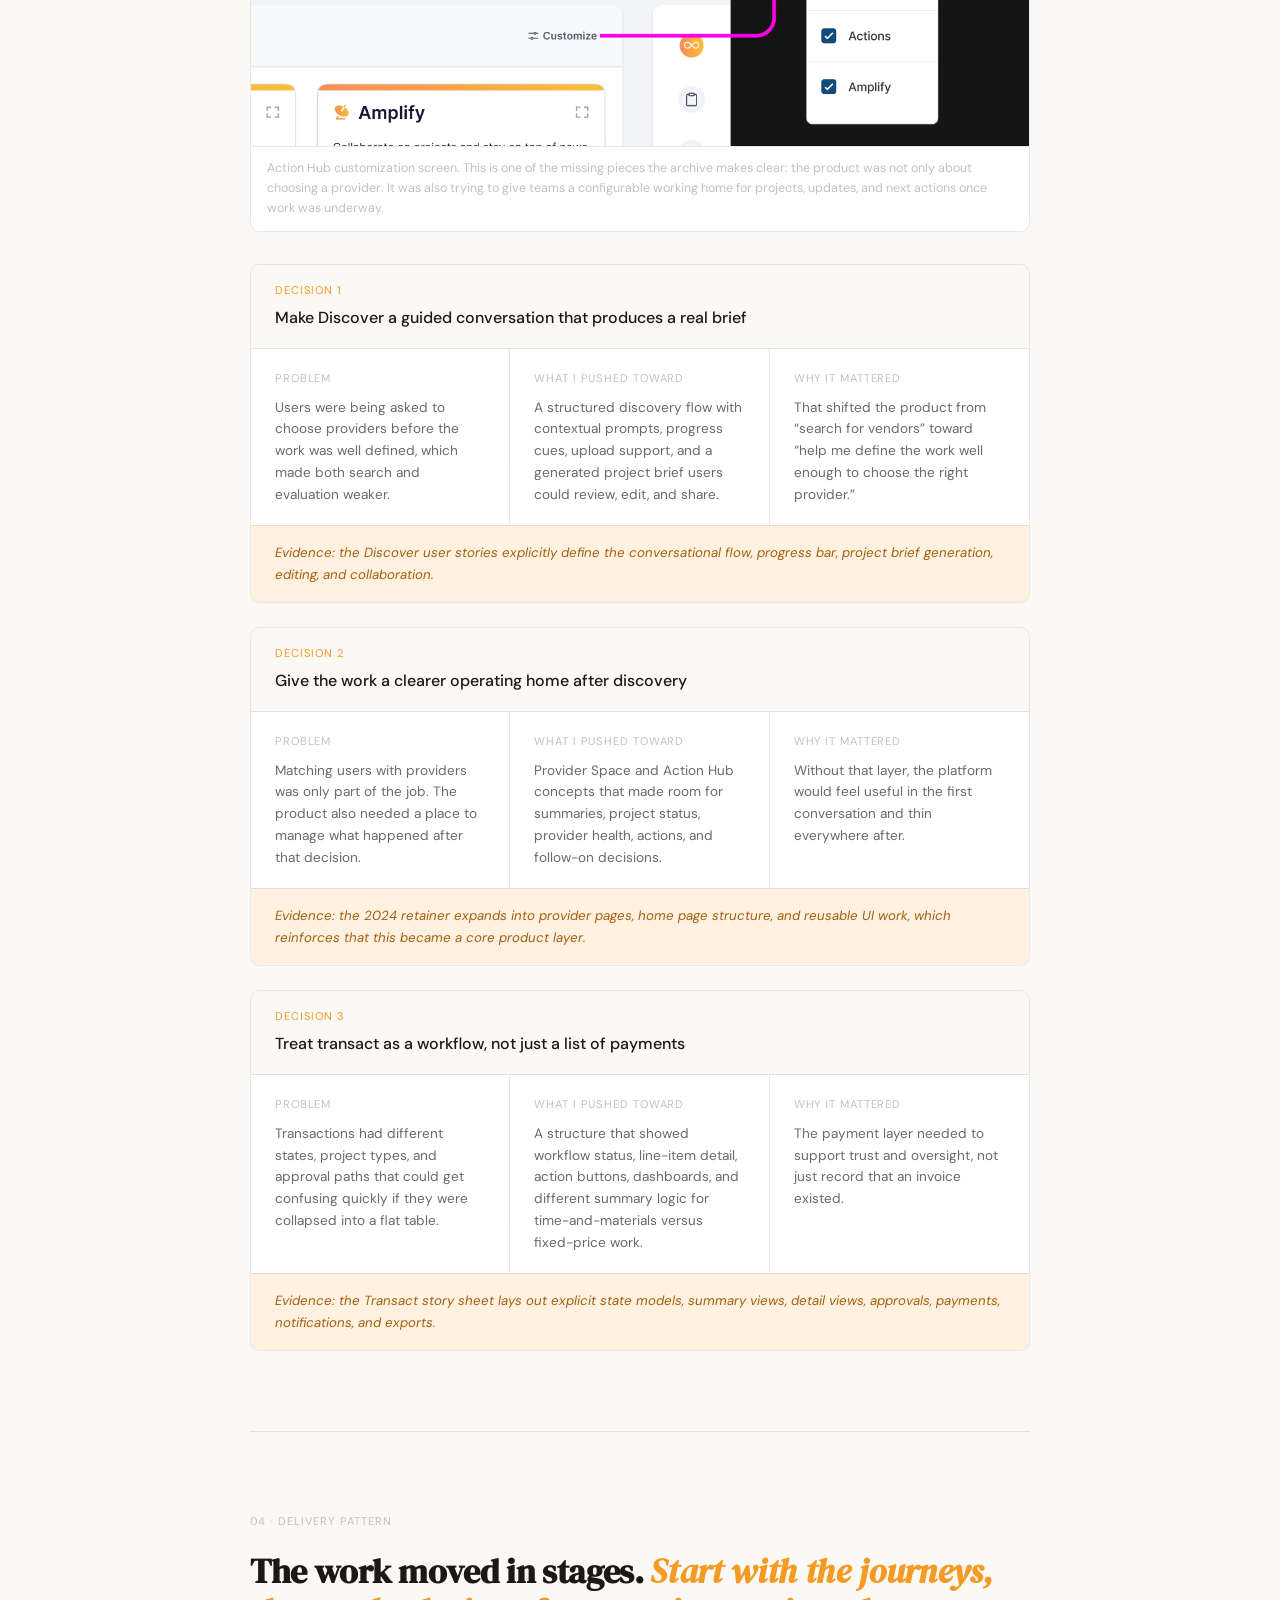
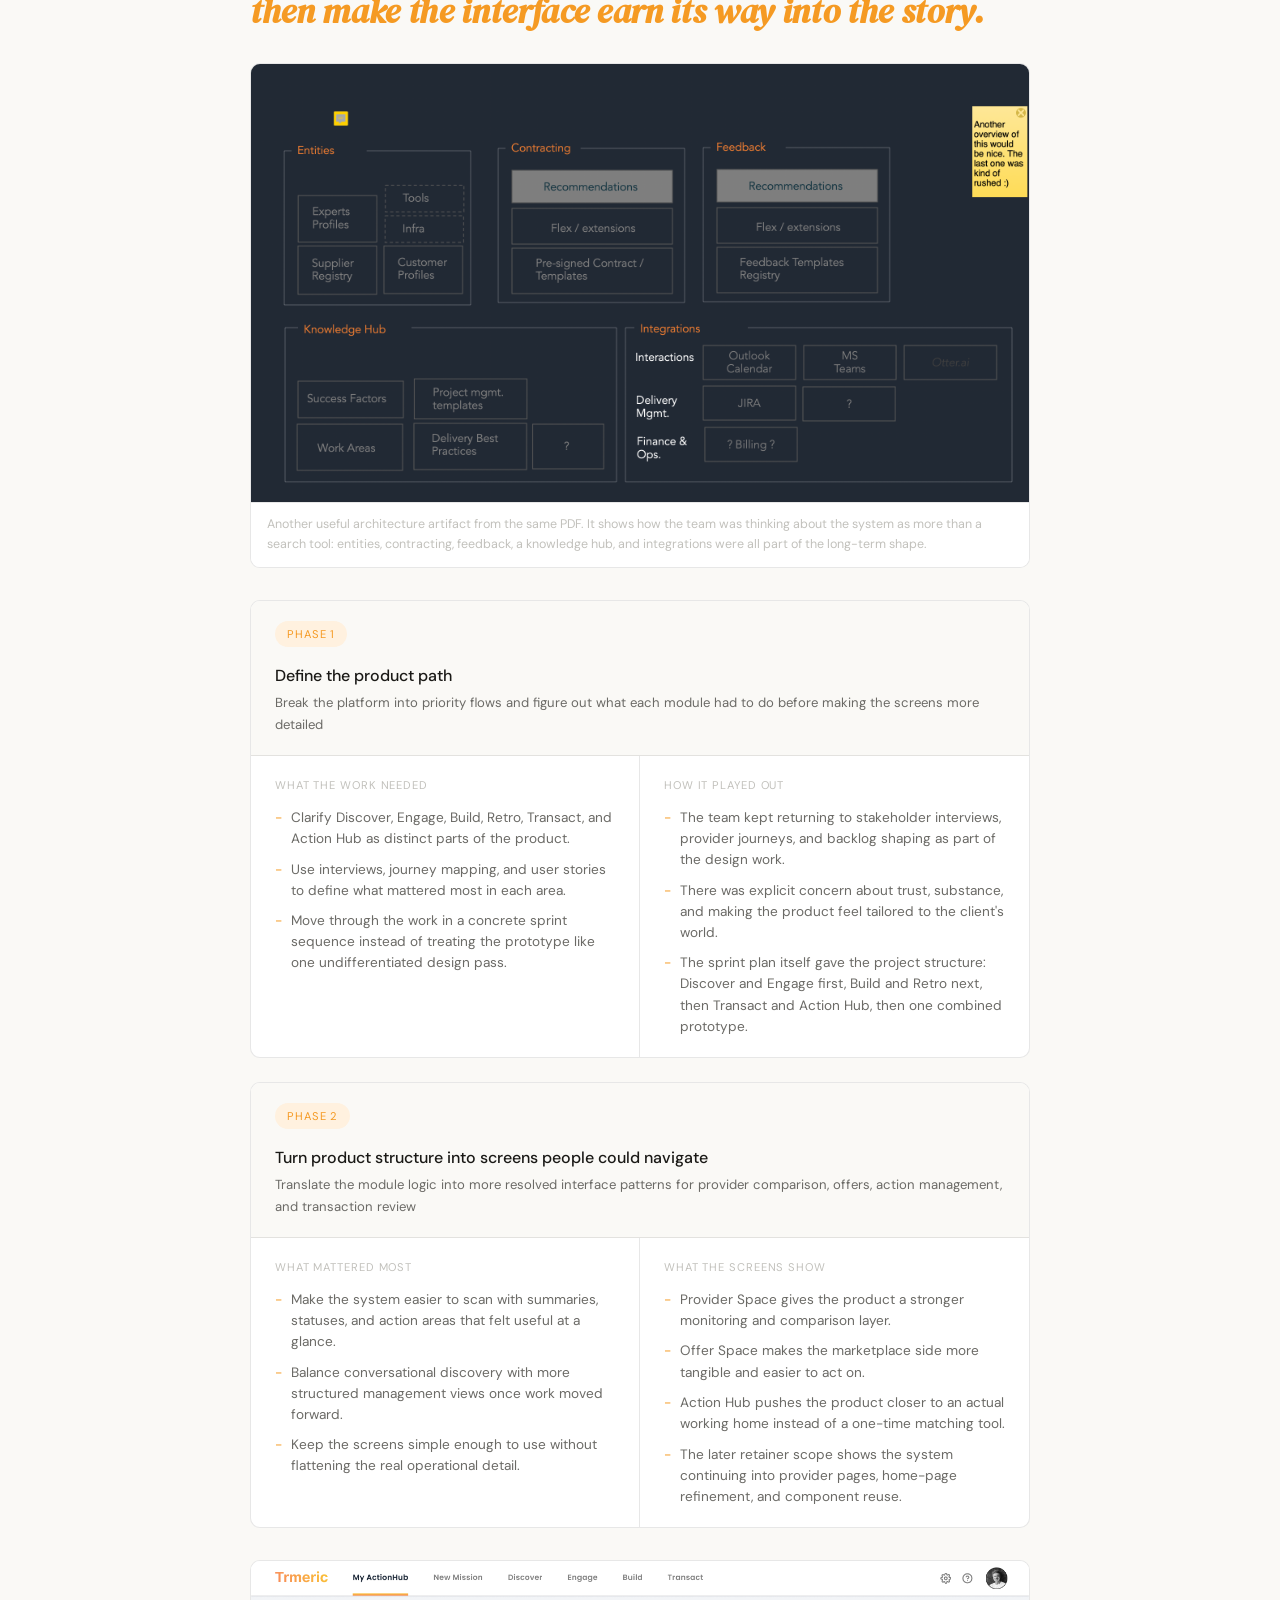
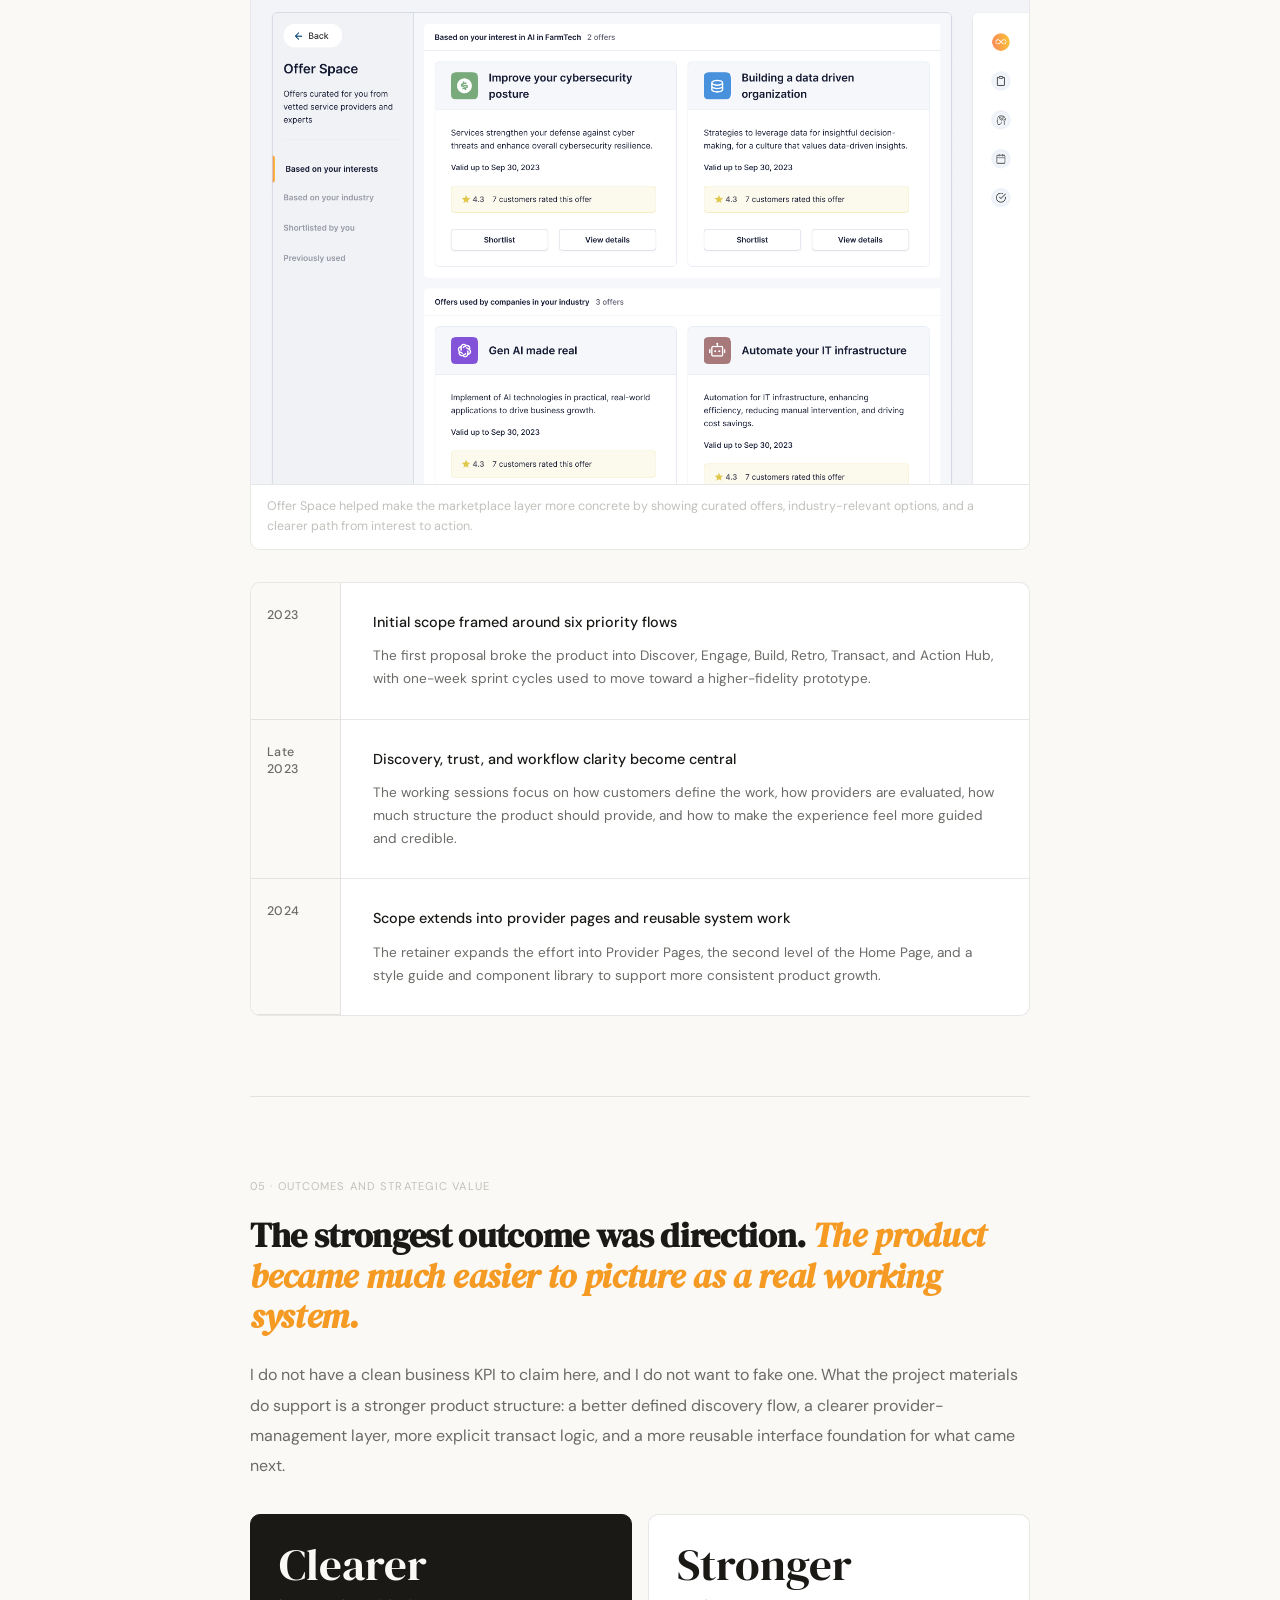
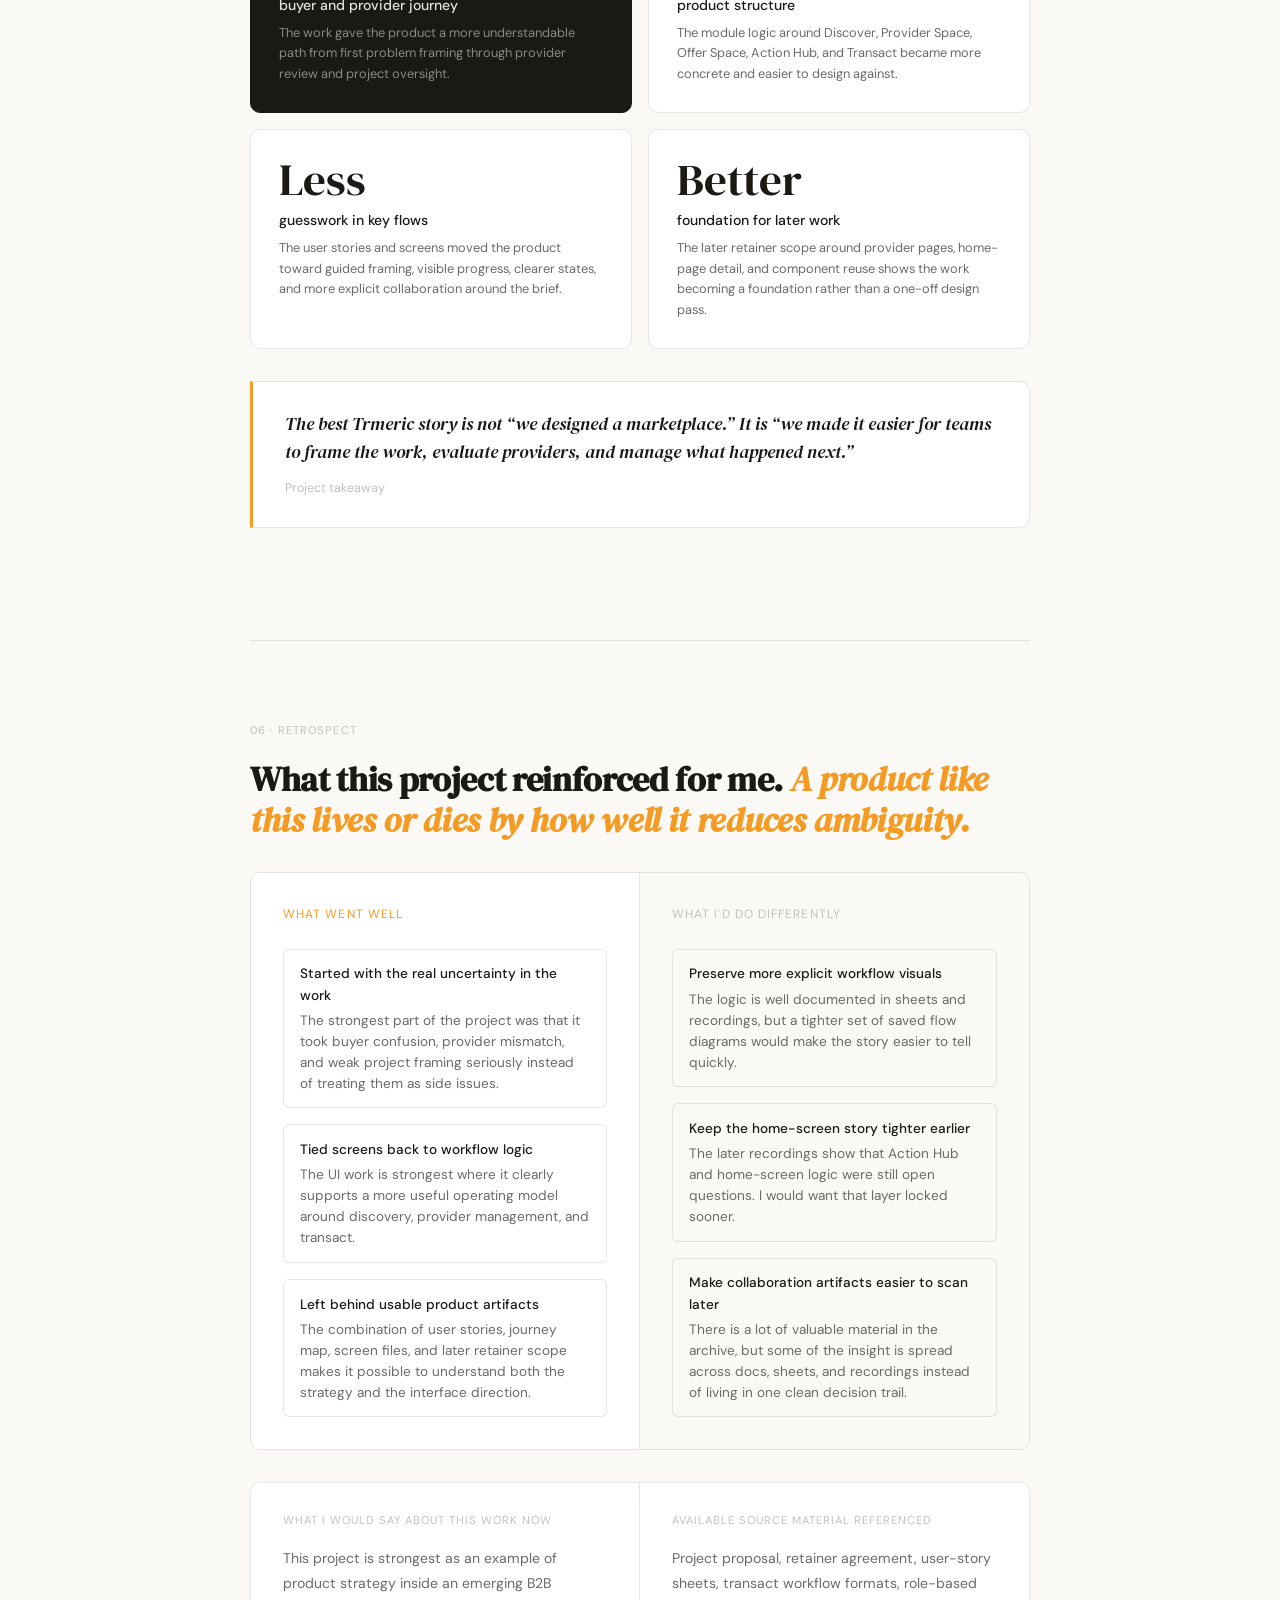
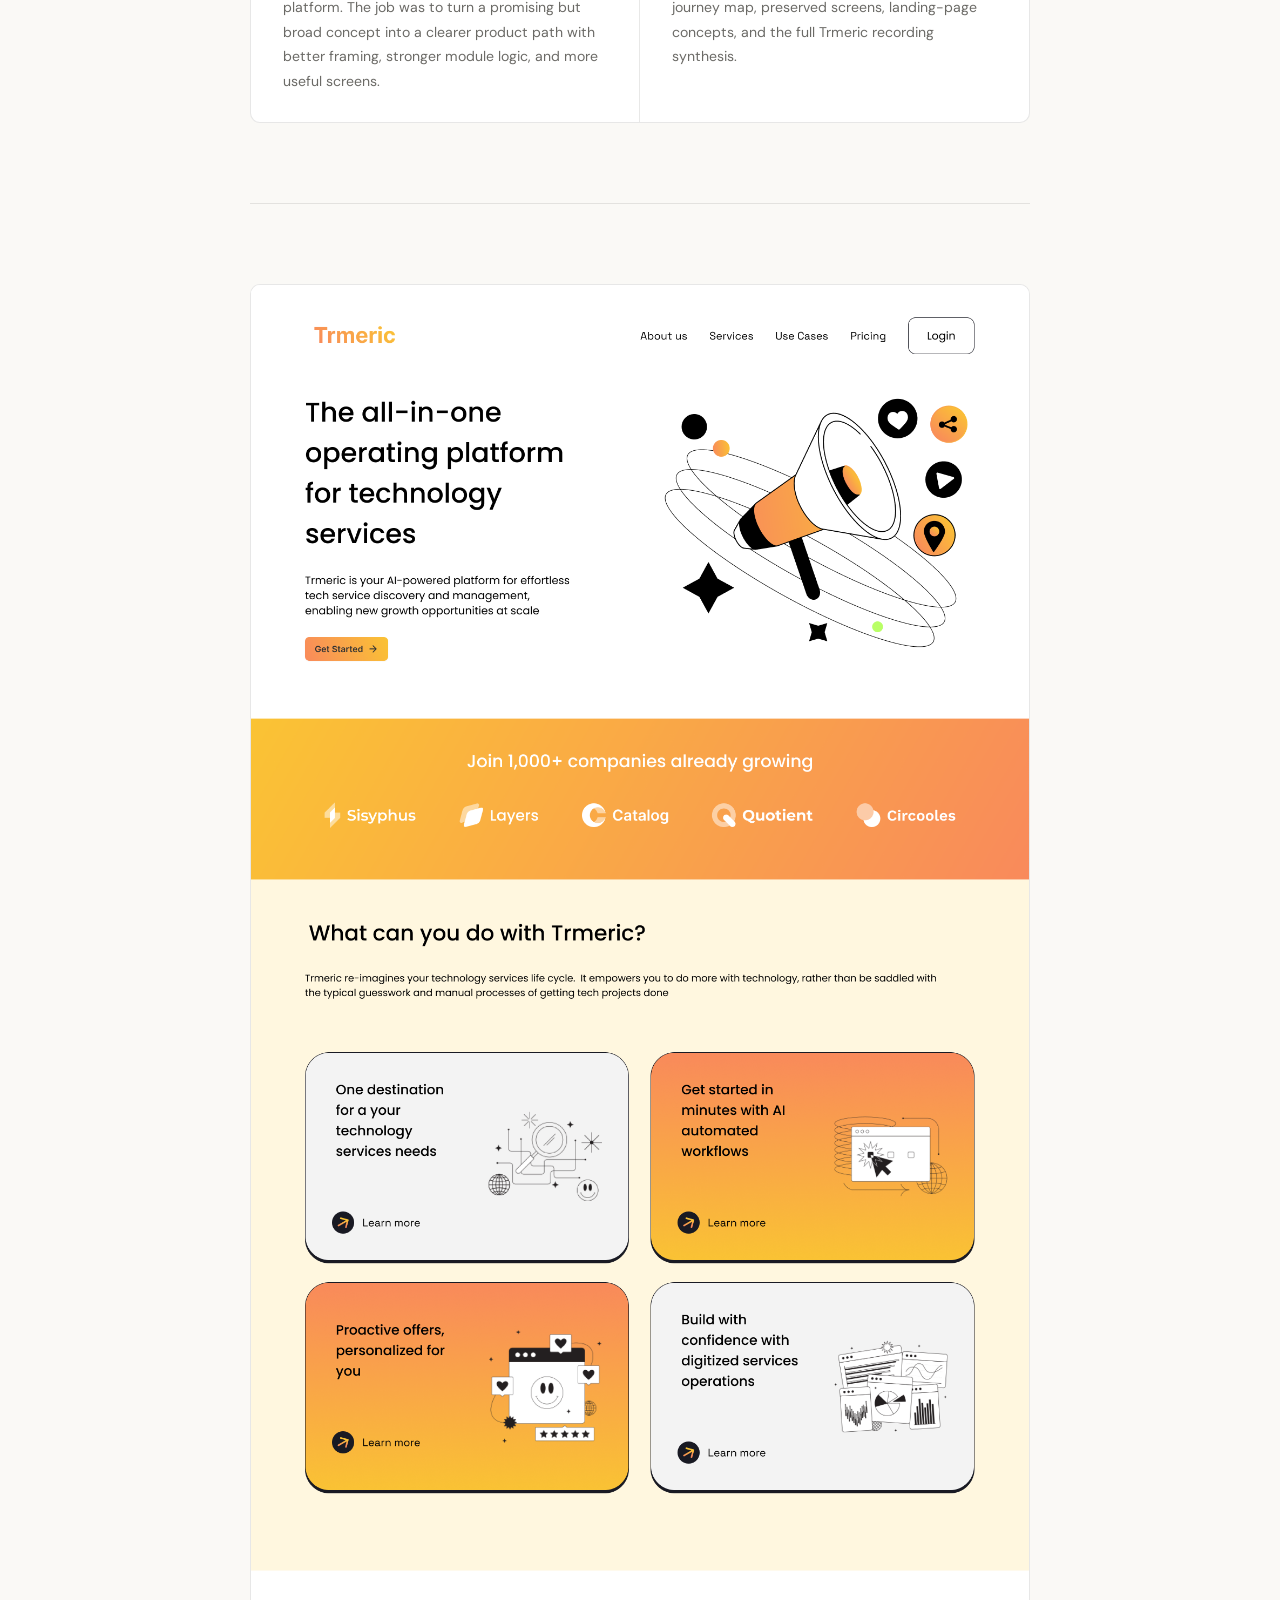
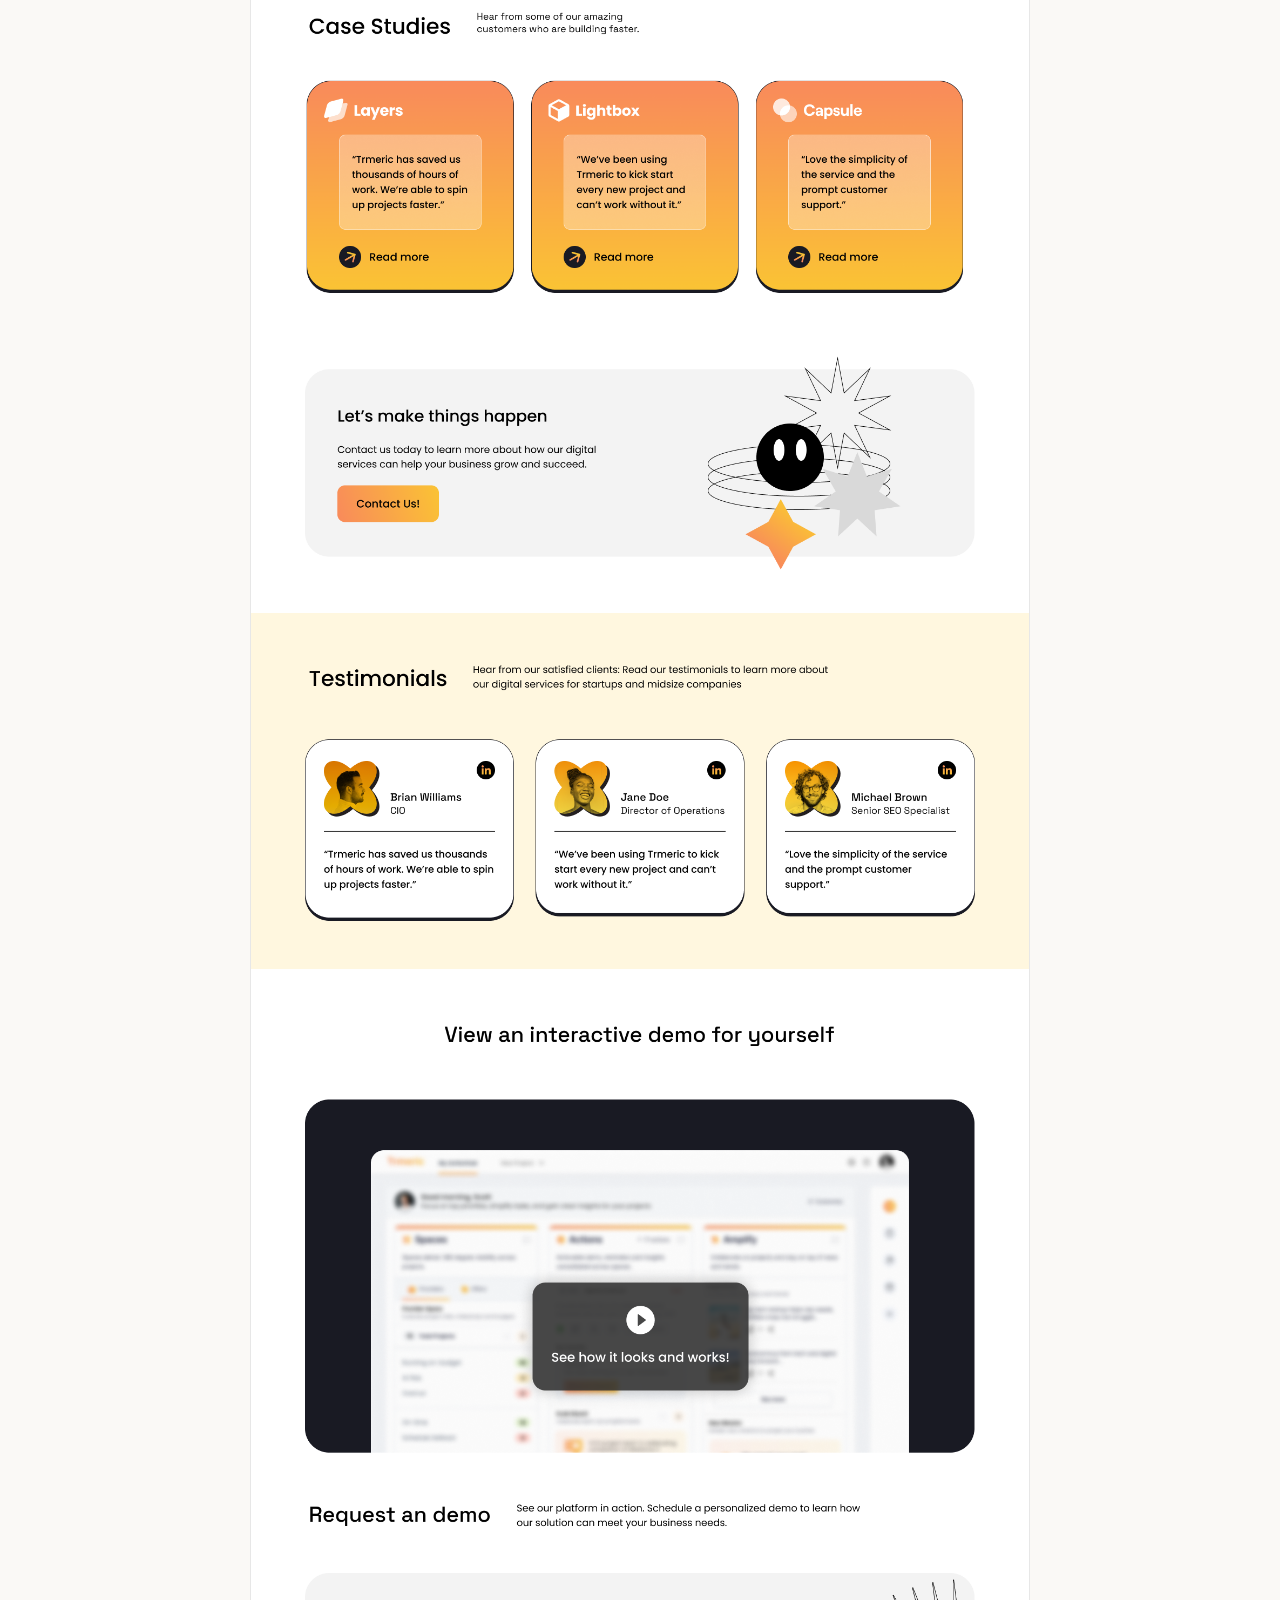
<file: trmeric.html>
<!DOCTYPE html>
<html lang="en">
<head>
<meta charset="UTF-8">
<meta name="viewport" content="width=device-width, initial-scale=1.0">
<title>Trmeric, Chris Pennell</title>
<link rel="icon" href="favicon.svg" type="image/svg+xml">
<link rel="preconnect" href="https://fonts.googleapis.com">
<link rel="preconnect" href="https://fonts.gstatic.com" crossorigin>
<link href="https://fonts.googleapis.com/css2?family=DM+Serif+Display:ital@0;1&family=DM+Sans:wght@300;400;500&display=swap" rel="stylesheet">
<style>
  *, *::before, *::after { box-sizing: border-box; margin: 0; padding: 0; }
  :root {
    --cream: #FAF9F6; --ink: #1A1916; --ink-muted: #6B6A66; --ink-faint: #C2C1BC;
    --accent: #F59A23; --accent-soft: #FFF1DF; --border: rgba(26,25,22,0.1);
    --serif: 'DM Serif Display', Georgia, serif; --sans: 'DM Sans', system-ui, sans-serif; --max: 860px;
  }
  html { scroll-behavior: smooth; }
  body { font-family: var(--sans); background: var(--cream); color: var(--ink); font-size: 16px; line-height: 1.65; -webkit-font-smoothing: antialiased; }
  .rainbow-line { height: 3px; background: linear-gradient(90deg,#FF0018,#FF9A00,#FFFF00,#00C800,#0000FF,#8B00FF); }
  nav { position: fixed; top: 0; left: 0; right: 0; z-index: 100; display: flex; align-items: center; justify-content: space-between; padding: 1.25rem 2.5rem; background: rgba(250,249,246,0.92); backdrop-filter: blur(12px); border-bottom: 1px solid var(--border); }
  .nav-back { display: flex; align-items: center; gap: 0.5rem; font-size: 0.85rem; color: var(--ink-muted); text-decoration: none; transition: color 0.2s; }
  .nav-back:hover { color: var(--ink); }
  .nav-logo { font-family: var(--serif); font-size: 1.1rem; color: var(--ink); text-decoration: none; }
  .container { max-width: var(--max); margin: 0 auto; padding: 0 2.5rem; }
  .case-hero { padding-top: 9rem; padding-bottom: 5rem; border-bottom: 1px solid var(--border); }
  .case-meta { display: flex; align-items: center; gap: 1rem; margin-bottom: 1.75rem; flex-wrap: wrap; }
  .meta-tag { font-size: 0.72rem; letter-spacing: 0.08em; text-transform: uppercase; color: var(--accent); background: var(--accent-soft); padding: 4px 12px; border-radius: 100px; }
  .meta-divider { width: 3px; height: 3px; border-radius: 50%; background: var(--ink-faint); }
  .meta-detail { font-size: 0.8rem; color: var(--ink-faint); }
  .case-title { font-family: var(--serif); font-size: clamp(2.6rem, 5.5vw, 4rem); line-height: 1.05; letter-spacing: -0.02em; margin-bottom: 1.5rem; }
  .case-title em { font-style: italic; color: var(--accent); }
  .case-subtitle { font-size: 1.05rem; color: var(--ink-muted); line-height: 1.8; max-width: 660px; margin-bottom: 3rem; }
  .role-strip { display: grid; grid-template-columns: repeat(3, 1fr); border: 1px solid var(--border); border-radius: 10px; overflow: hidden; background: white; margin-bottom: 2rem; }
  .role-cell { padding: 1.25rem 1.5rem; border-right: 1px solid var(--border); }
  .role-cell:last-child { border-right: none; }
  .role-label { font-size: 0.7rem; letter-spacing: 0.09em; text-transform: uppercase; color: var(--ink-faint); margin-bottom: 0.35rem; }
  .role-val { font-size: 0.92rem; font-weight: 500; color: var(--ink); }
  .role-sub { font-size: 0.78rem; color: var(--ink-muted); margin-top: 0.2rem; }
  .hero-proof { padding: 1.5rem 1.75rem; border: 1px solid var(--border); border-radius: 10px; background: white; margin-bottom: 2rem; }
  .hero-proof-label { font-size: 0.7rem; letter-spacing: 0.08em; text-transform: uppercase; color: var(--ink-faint); margin-bottom: 0.9rem; }
  .hero-proof p { font-size: 0.95rem; color: var(--ink-muted); line-height: 1.75; margin-bottom: 0.8rem; }
  .hero-proof p:last-child { margin-bottom: 0; }
  .stat-row { display: grid; grid-template-columns: repeat(3, 1fr); border: 1px solid var(--border); border-radius: 10px; overflow: hidden; background: white; }
  .stat-cell { padding: 1.5rem 1.75rem; border-right: 1px solid var(--border); }
  .stat-cell:last-child { border-right: none; }
  .stat-label { font-size: 0.7rem; letter-spacing: 0.08em; text-transform: uppercase; color: var(--ink-faint); margin-bottom: 0.4rem; }
  .stat-val { font-family: var(--serif); font-size: 2rem; color: var(--ink); line-height: 1; margin-bottom: 0.2rem; }
  .stat-desc { font-size: 0.78rem; color: var(--ink-muted); line-height: 1.45; }
  .case-body { padding: 5rem 0; }
  .section-block { margin-bottom: 5rem; padding-bottom: 5rem; border-bottom: 1px solid var(--border); }
  .section-block:last-child { border-bottom: none; margin-bottom: 0; }
  .section-eyebrow { font-size: 0.7rem; letter-spacing: 0.1em; text-transform: uppercase; color: var(--ink-faint); margin-bottom: 1.25rem; }
  .section-heading { font-family: var(--serif); font-size: clamp(1.5rem, 3vw, 2.1rem); letter-spacing: -0.01em; line-height: 1.2; margin-bottom: 1.5rem; }
  .section-heading em { font-style: italic; color: var(--accent); }
  .body-text { font-size: 1rem; color: var(--ink-muted); line-height: 1.9; margin-bottom: 1.25rem; }
  .body-text:last-child { margin-bottom: 0; }
  .img-block { margin: 2rem 0; border-radius: 10px; overflow: hidden; border: 1px solid var(--border); background: white; }
  .img-block img { width: 100%; display: block; }
  .img-caption { font-size: 0.78rem; color: var(--ink-faint); padding: 0.75rem 1rem; background: white; border-top: 1px solid var(--border); line-height: 1.6; }
  .embed-frame { width: 100%; aspect-ratio: 16 / 9; border: 0; display: block; background: #183947; }
  .asset-callout { margin-top: 1rem; padding: 1.1rem 1.25rem; border: 1px solid var(--border); border-radius: 10px; background: white; display: flex; justify-content: space-between; align-items: center; gap: 1rem; flex-wrap: wrap; }
  .asset-callout-copy { font-size: 0.88rem; color: var(--ink-muted); line-height: 1.6; max-width: 560px; }
  .asset-callout-link { display: inline-flex; align-items: center; justify-content: center; padding: 0.8rem 1rem; border-radius: 999px; background: var(--ink); color: var(--cream); text-decoration: none; font-size: 0.82rem; letter-spacing: 0.04em; white-space: nowrap; transition: background 0.2s ease, transform 0.2s ease; }
  .asset-callout-link:hover { background: var(--accent); color: var(--ink); transform: translateY(-1px); }
  .who-card { display: grid; grid-template-columns: 1fr 1fr; border: 1px solid var(--border); border-radius: 10px; overflow: hidden; background: white; margin-top: 2rem; }
  .who-col { padding: 1.75rem 2rem; }
  .who-col:first-child { border-right: 1px solid var(--border); }
  .who-col-label { font-size: 0.7rem; letter-spacing: 0.09em; text-transform: uppercase; color: var(--ink-faint); margin-bottom: 1rem; }
  .who-col p { font-size: 0.88rem; color: var(--ink-muted); line-height: 1.75; margin-bottom: 0.85rem; }
  .who-col p:last-child { margin-bottom: 0; }
  .who-col p strong { font-weight: 500; color: var(--ink); }
  .finding-list { display: flex; flex-direction: column; gap: 1rem; margin-top: 2rem; }
  .finding-item { padding: 1.25rem 1.5rem; border: 1px solid var(--border); border-radius: 8px; background: white; }
  .finding-title { font-size: 0.9rem; font-weight: 500; color: var(--ink); margin-bottom: 0.3rem; }
  .finding-desc { font-size: 0.83rem; color: var(--ink-muted); line-height: 1.6; }
  .quote-block { margin: 2rem 0; padding: 1.75rem 2rem; background: white; border-radius: 0 10px 10px 0; border: 1px solid var(--border); border-left: 3px solid var(--accent); }
  .quote-text { font-family: var(--serif); font-size: 1.1rem; color: var(--ink); line-height: 1.6; font-style: italic; margin-bottom: 0.75rem; }
  .quote-attr { font-size: 0.78rem; color: var(--ink-faint); }
  .phase-card { border: 1px solid var(--border); border-radius: 10px; overflow: hidden; background: white; margin-top: 1.5rem; }
  .phase-header { display: flex; align-items: baseline; gap: 1rem; padding: 1.25rem 1.5rem; border-bottom: 1px solid var(--border); background: var(--cream); flex-wrap: wrap; }
  .phase-badge { font-size: 0.7rem; letter-spacing: 0.08em; text-transform: uppercase; color: var(--accent); background: var(--accent-soft); padding: 4px 12px; border-radius: 100px; flex-shrink: 0; }
  .phase-title { font-size: 1rem; font-weight: 500; color: var(--ink); }
  .phase-objective { font-size: 0.82rem; color: var(--ink-muted); margin-top: 0.15rem; }
  .phase-body { display: grid; grid-template-columns: 1fr 1fr; }
  .phase-col { padding: 1.25rem 1.5rem; border-right: 1px solid var(--border); }
  .phase-col:last-child { border-right: none; }
  .phase-col-title { font-size: 0.7rem; letter-spacing: 0.08em; text-transform: uppercase; color: var(--ink-faint); margin-bottom: 0.75rem; }
  .phase-items { list-style: none; display: flex; flex-direction: column; gap: 0.6rem; }
  .phase-items li { font-size: 0.85rem; color: var(--ink-muted); line-height: 1.55; padding-left: 1rem; position: relative; }
  .phase-items li::before { content: '-'; position: absolute; left: 0; color: var(--accent); }
  .rec-card { border: 1px solid var(--border); border-radius: 10px; overflow: hidden; background: white; margin-top: 1.5rem; }
  .rec-header { padding: 1rem 1.5rem; border-bottom: 1px solid var(--border); background: var(--cream); }
  .rec-label { font-size: 0.7rem; letter-spacing: 0.08em; text-transform: uppercase; color: var(--accent); margin-bottom: 0.35rem; }
  .rec-title { font-size: 1rem; font-weight: 500; color: var(--ink); }
  .rec-body { display: grid; grid-template-columns: 1fr 1fr 1fr; }
  .rec-col { padding: 1.25rem 1.5rem; border-right: 1px solid var(--border); }
  .rec-col:last-child { border-right: none; }
  .rec-col-title { font-size: 0.7rem; letter-spacing: 0.08em; text-transform: uppercase; color: var(--ink-faint); margin-bottom: 0.6rem; }
  .rec-col p { font-size: 0.85rem; color: var(--ink-muted); line-height: 1.6; }
  .rec-insight { padding: 1rem 1.5rem; border-top: 1px solid var(--border); background: var(--accent-soft); font-size: 0.83rem; color: #a45f10; font-style: italic; }
  .timeline-grid { display: grid; grid-template-columns: 90px 1fr; gap: 0; margin-top: 2rem; border: 1px solid var(--border); border-radius: 10px; overflow: hidden; background: white; }
  .timeline-year { padding: 1.5rem 1rem; border-right: 1px solid var(--border); border-bottom: 1px solid var(--border); background: var(--cream); display: flex; align-items: flex-start; }
  .timeline-year:last-of-type { border-bottom: none; }
  .timeline-content { padding: 1.75rem 2rem; border-bottom: 1px solid var(--border); }
  .timeline-content:last-child { border-bottom: none; }
  .timeline-year-label { font-size: 0.78rem; font-weight: 500; color: var(--ink-muted); letter-spacing: 0.03em; line-height: 1.4; }
  .timeline-title { font-size: 0.9rem; font-weight: 500; color: var(--ink); margin-bottom: 0.6rem; }
  .timeline-desc { font-size: 0.85rem; color: var(--ink-muted); line-height: 1.7; }
  .results-grid { display: grid; grid-template-columns: 1fr 1fr; gap: 1rem; margin-top: 2rem; }
  .result-card { padding: 1.75rem; border: 1px solid var(--border); border-radius: 10px; background: white; }
  .result-card.dark { background: var(--ink); border-color: var(--ink); }
  .result-num { font-family: var(--serif); font-size: 2.8rem; color: var(--ink); line-height: 1; margin-bottom: 0.4rem; }
  .result-card.dark .result-num { color: var(--cream); }
  .result-label { font-size: 0.88rem; font-weight: 500; color: var(--ink); margin-bottom: 0.35rem; }
  .result-card.dark .result-label { color: rgba(250,249,246,0.9); }
  .result-desc { font-size: 0.8rem; color: var(--ink-muted); line-height: 1.6; }
  .result-card.dark .result-desc { color: rgba(250,249,246,0.5); }
  .reflection-grid { display: grid; grid-template-columns: 1fr 1fr; border: 1px solid var(--border); border-radius: 10px; overflow: hidden; margin-top: 2rem; }
  .reflection-col { padding: 2rem; }
  .reflection-col.went-well { background: white; border-right: 1px solid var(--border); }
  .reflection-col.differently { background: var(--cream); }
  .reflection-col-title { font-size: 0.75rem; letter-spacing: 0.09em; text-transform: uppercase; margin-bottom: 1.5rem; }
  .went-well .reflection-col-title { color: var(--accent); }
  .differently .reflection-col-title { color: var(--ink-faint); }
  .reflection-items { display: flex; flex-direction: column; gap: 1rem; }
  .reflection-item { padding: 0.85rem 1rem; border-radius: 6px; font-size: 0.85rem; color: var(--ink-muted); line-height: 1.55; border: 1px solid var(--border); }
  .went-well .reflection-item { background: white; }
  .differently .reflection-item { background: var(--cream); }
  .reflection-item strong { font-weight: 500; color: var(--ink); display: block; margin-bottom: 0.25rem; }
  .case-nav { padding: 4rem 0 6rem; border-top: 1px solid var(--border); display: flex; justify-content: space-between; align-items: center; }
  .case-nav-label { font-size: 0.72rem; letter-spacing: 0.1em; text-transform: uppercase; color: var(--ink-faint); margin-bottom: 0.5rem; }
  .case-nav-title { font-family: var(--serif); font-size: 1.4rem; color: var(--ink); text-decoration: none; transition: color 0.2s; display: block; }
  .case-nav-title:hover { color: var(--accent); }
  footer { border-top: 1px solid var(--border); padding: 2rem 2.5rem; display: flex; justify-content: space-between; align-items: center; max-width: 1100px; margin: 0 auto; font-size: 0.8rem; color: var(--ink-faint); }
  .fade-in { opacity: 0; transform: translateY(18px); transition: opacity 0.6s ease, transform 0.6s ease; }
  .fade-in.visible { opacity: 1; transform: none; }
  @media (max-width: 680px) {
    nav { padding: 1rem 1.25rem; }
    .container { padding: 0 1.25rem; }
    .case-hero { padding-top: 7rem; }
    .stat-row, .role-strip, .who-card, .results-grid, .reflection-grid { grid-template-columns: 1fr; }
    .stat-cell, .role-cell { border-right: none; border-bottom: 1px solid var(--border); }
    .stat-cell:last-child, .role-cell:last-child { border-bottom: none; }
    .who-col:first-child { border-right: none; border-bottom: 1px solid var(--border); }
    .phase-body, .rec-body { grid-template-columns: 1fr; }
    .phase-col, .rec-col { border-right: none; border-bottom: 1px solid var(--border); }
    .phase-col:last-child, .rec-col:last-child { border-bottom: none; }
    .timeline-grid { grid-template-columns: 1fr; }
    .timeline-year { border-right: none; }
    .case-nav { flex-direction: column; align-items: flex-start; gap: 2rem; }
    footer { flex-direction: column; gap: 0.5rem; text-align: center; }
  }
</style>
</head>
<body>
<div class="rainbow-line"></div>
<nav>
  <a class="nav-back" href="index.html">← Back to work</a>
  <a class="nav-logo" href="index.html">Chris Pennell</a>
</nav>

<div class="case-hero">
  <div class="container">
    <div class="case-meta fade-in">
      <span class="meta-tag">Product Strategy</span>
      <span class="meta-tag">Marketplace UX</span>
      <span class="meta-tag">Workflow Design</span>
      <span class="meta-tag">B2B Platform</span>
      <span class="meta-divider"></span>
      <span class="meta-detail">Trmeric · 2023 to 2024</span>
    </div>
    <h1 class="case-title fade-in" style="transition-delay:.08s">
      Turning a messy provider search into a product teams could <em>actually work through</em>
    </h1>
    <p class="case-subtitle fade-in" style="transition-delay:.14s">
      Trmeric was trying to help companies define technology work, find the right providers, track delivery, and manage transactions in one place. I was brought in to turn that broad idea into clearer flows, stronger UX structure, and a prototype direction the team could build from.
    </p>
    <div class="role-strip fade-in" style="transition-delay:.18s">
      <div class="role-cell">
        <div class="role-label">My Role</div>
        <div class="role-val">UX Strategist / Product Designer</div>
        <div class="role-sub">Product definition · workflow design · prototype direction</div>
      </div>
      <div class="role-cell">
        <div class="role-label">Engagement</div>
        <div class="role-val">Sprint-based product design engagement</div>
        <div class="role-sub">Initial prototype scope in 2023, extended through retainer work in 2024</div>
      </div>
      <div class="role-cell">
        <div class="role-label">Primary Scope</div>
        <div class="role-val">Discover, provider space, action hub, transact</div>
        <div class="role-sub">Plus home page refinement and UI system work</div>
      </div>
    </div>
    <div class="hero-proof fade-in" style="transition-delay:.20s">
      <div class="hero-proof-label">Project goals</div>
      <p>The work centered on three things: help buyers define what they needed before they chose a provider, make the product easier to navigate across discovery and execution, and create a clearer operating layer for tracking providers, offers, and transactions.</p>
      <p>This was not just screen polish. The product needed stronger workflow logic, a usable project brief, clearer status handling, and a home for the work once a customer moved beyond the first conversation.</p>
    </div>
    <div class="stat-row fade-in" style="transition-delay:.22s">
      <div class="stat-cell">
        <div class="stat-label">Business objective</div>
        <div class="stat-val">Shorter</div>
        <div class="stat-desc">Make it easier for companies to move from vague need to provider engagement without relying on guesswork or manual coordination</div>
      </div>
      <div class="stat-cell">
        <div class="stat-label">Product objective</div>
        <div class="stat-val">Clearer</div>
        <div class="stat-desc">Turn discovery, provider management, and transact into understandable modules with visible progress, useful summaries, and better next-step logic</div>
      </div>
      <div class="stat-cell">
        <div class="stat-label">User objective</div>
        <div class="stat-val">Less</div>
        <div class="stat-desc">Reduce uncertainty for both customers and providers by guiding requirements, project brief creation, provider review, and transaction tracking in one system</div>
      </div>
    </div>
  </div>
</div>

<div class="case-body">
  <div class="container">

    <div class="section-block fade-in">
      <div class="section-eyebrow">00 · Context and Background</div>
      <h2 class="section-heading">The idea was ambitious. <em>The hard part was making the path through it feel clear.</em></h2>
      <p class="body-text">
        Trmeric was trying to cover a lot of ground: help a company clarify its needs, generate a project brief, discover providers, manage offers, oversee delivery, and handle transactions. The opportunity was strong, but so was the risk. Without a clear structure, the product could easily become a stack of features instead of a usable operating system for the work.
      </p>
      <p class="body-text">
        The journey map, user stories, and working-session recordings all pointed at the same problem. Buyers often did not know the right way to kick off the work, providers were not always aligned with the actual need, and both sides were left filling in gaps the product should have helped close.
      </p>
      <div class="img-block">
        <iframe class="embed-frame" src="trmeric-journey-map-embed.html" title="Trmeric customer journey map"></iframe>
        <div class="img-caption">A simplified HTML rebuild of the original journey map. It keeps the full nine-stage structure, but presents it more cleanly inside the case study: identify demand, discover providers, screen, contract, deliver, evaluate, pay, and decide what happens next.</div>
      </div>
      <div class="asset-callout">
        <div class="asset-callout-copy">There is also a more exploratory version if you want to open the map as a standalone portfolio asset.</div>
        <a class="asset-callout-link" href="trmeric-journey-map.html">Open Full Interactive Version</a>
      </div>
      <div class="who-card">
        <div class="who-col">
          <div class="who-col-label">What the product needed</div>
          <p><strong>Better structured discovery.</strong> Users needed help turning a broad problem into a usable project brief and clearer provider criteria.</p>
          <p><strong>A stronger working surface.</strong> Once discovery was done, customers needed a clearer place to manage providers, offers, projects, and transactions.</p>
        </div>
        <div class="who-col">
          <div class="who-col-label">Why it was tricky</div>
          <p><strong>The guesswork was on both sides.</strong> Customers were often unsure how to frame the work, and providers were often selling into incomplete requirements.</p>
          <p><strong>The platform had to do more than matchmake.</strong> It also had to support progress, status, collaboration, and decision-making after the first conversation.</p>
        </div>
      </div>
    </div>

    <div class="section-block fade-in">
      <div class="section-eyebrow">01 · My Role and Scope</div>
      <h2 class="section-heading">I was there to shape the product, <em>not just decorate it.</em></h2>
      <p class="body-text">
        The initial scope was organized as a four-sprint prototype plan. Week one covered Discover and Engage. Week two moved into Build and Retro. Week three focused on Transact and Action Hub. Week four pulled all six modules plus the home screen into one higher-fidelity prototype. Later retainer work extended into provider pages, second-level home-page definition, feature improvements from the working inventory, and a more reusable style and component system.
      </p>
      <div class="finding-list">
        <div class="finding-item">
          <div class="finding-title">Turned broad product thinking into defined flows</div>
          <div class="finding-desc">The user-story sheets broke the product into concrete interactions around discovery, project brief generation, provider matching, transaction review, approvals, and payments.</div>
        </div>
        <div class="finding-item">
          <div class="finding-title">Used research and journey work to shape the backlog</div>
          <div class="finding-desc">The recordings and journey map show the work repeatedly returning to stakeholder interviews, provider journeys, pain points, and backlog prioritization before pushing deeper into UI.</div>
        </div>
        <div class="finding-item">
          <div class="finding-title">Helped define the operating layer of the product</div>
          <div class="finding-desc">The later scope was about more than new screens. It pushed on provider pages shaped like the Action Hub, second-level home-page structure, and a reusable UI foundation the team could keep building from.</div>
        </div>
      </div>
    </div>

    <div class="section-block fade-in">
      <div class="section-eyebrow">02 · Research and Discovery</div>
      <h2 class="section-heading">The clearest signal was simple. <em>People needed the product to remove uncertainty, not add to it.</em></h2>
      <p class="body-text">
        The recordings and journey map make the same point in different ways. Buyers did not always know how to define the work, how to evaluate providers, or how to tell whether a proposal really fit the problem. The product had to reduce that uncertainty with structure, context, and clearer prompts.
      </p>

      <div class="quote-block">
        <div class="quote-text">“For the guy who's using this, consuming this is very difficult to know what's the right way.”</div>
        <div class="quote-attr">Working session, June 12, 2023</div>
      </div>

      <div class="finding-list">
        <div class="finding-item">
          <div class="finding-title">Priority 1: turn discovery into guided framing</div>
          <div class="finding-desc">The Discover flow had to help users define requirements, success metrics, constraints, timelines, and provider criteria instead of dropping them into a blank search experience.</div>
        </div>
        <div class="finding-item">
          <div class="finding-title">Priority 2: make progress and context visible</div>
          <div class="finding-desc">Users needed to know where they were in the flow, how many steps remained, and what the system was helping them produce along the way.</div>
        </div>
        <div class="finding-item">
          <div class="finding-title">Priority 3: make expertise feel real</div>
          <div class="finding-desc">The team kept coming back to the idea that the product could not feel generic. It had to show that it understood the customer's world and could help shape a better path through it.</div>
        </div>
        <div class="finding-item">
          <div class="finding-title">Priority 4: create a more usable post-discovery home</div>
          <div class="finding-desc">Once users moved past discovery, they needed a better place to manage provider performance, offers, project health, transactions, and activity history.</div>
        </div>
      </div>
    </div>

    <div class="section-block fade-in">
      <div class="section-eyebrow">03 · Key Product Decisions</div>
      <h2 class="section-heading">A few decisions carried most of the weight. <em>Each one made the system easier to understand and easier to use.</em></h2>

      <div class="img-block">
        <img src="images/trmeric-ia-v13.png" alt="Trmeric information architecture version 1.3" />
        <div class="img-caption">A later IA iteration from the `Initial Versions` PDF. It shows the product getting clearer about the main stages: demand definition, discovery, screening, contracting, work and delivery, payments, and post-delivery.</div>
      </div>

      <div class="img-block">
        <img src="images/trmeric-provider-space-home.png" alt="Trmeric provider space home screen" />
        <div class="img-caption">Provider Space home view. The product started to look more useful once the work had a clearer operating surface for status, provider comparison, and action-taking.</div>
      </div>

      <div class="img-block">
        <img src="images/trmeric-action-hub-customize.png" alt="Trmeric Action Hub customization screen" />
        <div class="img-caption">Action Hub customization screen. This is one of the missing pieces the archive makes clear: the product was not only about choosing a provider. It was also trying to give teams a configurable working home for projects, updates, and next actions once work was underway.</div>
      </div>

      <div class="rec-card">
        <div class="rec-header">
          <div class="rec-label">Decision 1</div>
          <div class="rec-title">Make Discover a guided conversation that produces a real brief</div>
        </div>
        <div class="rec-body">
          <div class="rec-col">
            <div class="rec-col-title">Problem</div>
            <p>Users were being asked to choose providers before the work was well defined, which made both search and evaluation weaker.</p>
          </div>
          <div class="rec-col">
            <div class="rec-col-title">What I pushed toward</div>
            <p>A structured discovery flow with contextual prompts, progress cues, upload support, and a generated project brief users could review, edit, and share.</p>
          </div>
          <div class="rec-col">
            <div class="rec-col-title">Why it mattered</div>
            <p>That shifted the product from “search for vendors” toward “help me define the work well enough to choose the right provider.”</p>
          </div>
        </div>
        <div class="rec-insight">Evidence: the Discover user stories explicitly define the conversational flow, progress bar, project brief generation, editing, and collaboration.</div>
      </div>

      <div class="rec-card">
        <div class="rec-header">
          <div class="rec-label">Decision 2</div>
          <div class="rec-title">Give the work a clearer operating home after discovery</div>
        </div>
        <div class="rec-body">
          <div class="rec-col">
            <div class="rec-col-title">Problem</div>
            <p>Matching users with providers was only part of the job. The product also needed a place to manage what happened after that decision.</p>
          </div>
          <div class="rec-col">
            <div class="rec-col-title">What I pushed toward</div>
            <p>Provider Space and Action Hub concepts that made room for summaries, project status, provider health, actions, and follow-on decisions.</p>
          </div>
          <div class="rec-col">
            <div class="rec-col-title">Why it mattered</div>
            <p>Without that layer, the platform would feel useful in the first conversation and thin everywhere after.</p>
          </div>
        </div>
        <div class="rec-insight">Evidence: the 2024 retainer expands into provider pages, home page structure, and reusable UI work, which reinforces that this became a core product layer.</div>
      </div>

      <div class="rec-card">
        <div class="rec-header">
          <div class="rec-label">Decision 3</div>
          <div class="rec-title">Treat transact as a workflow, not just a list of payments</div>
        </div>
        <div class="rec-body">
          <div class="rec-col">
            <div class="rec-col-title">Problem</div>
            <p>Transactions had different states, project types, and approval paths that could get confusing quickly if they were collapsed into a flat table.</p>
          </div>
          <div class="rec-col">
            <div class="rec-col-title">What I pushed toward</div>
            <p>A structure that showed workflow status, line-item detail, action buttons, dashboards, and different summary logic for time-and-materials versus fixed-price work.</p>
          </div>
          <div class="rec-col">
            <div class="rec-col-title">Why it mattered</div>
            <p>The payment layer needed to support trust and oversight, not just record that an invoice existed.</p>
          </div>
        </div>
        <div class="rec-insight">Evidence: the Transact story sheet lays out explicit state models, summary views, detail views, approvals, payments, notifications, and exports.</div>
      </div>
    </div>

    <div class="section-block fade-in">
      <div class="section-eyebrow">04 · Delivery Pattern</div>
      <h2 class="section-heading">The work moved in stages. <em>Start with the journeys, then make the interface earn its way into the story.</em></h2>

      <div class="img-block">
        <img src="images/trmeric-ia-overview.png" alt="Trmeric information architecture overview" />
        <div class="img-caption">Another useful architecture artifact from the same PDF. It shows how the team was thinking about the system as more than a search tool: entities, contracting, feedback, a knowledge hub, and integrations were all part of the long-term shape.</div>
      </div>

      <div class="phase-card">
        <div class="phase-header">
          <span class="phase-badge">Phase 1</span>
          <div>
            <div class="phase-title">Define the product path</div>
            <div class="phase-objective">Break the platform into priority flows and figure out what each module had to do before making the screens more detailed</div>
          </div>
        </div>
        <div class="phase-body">
          <div class="phase-col">
            <div class="phase-col-title">What the work needed</div>
            <ul class="phase-items">
              <li>Clarify Discover, Engage, Build, Retro, Transact, and Action Hub as distinct parts of the product.</li>
              <li>Use interviews, journey mapping, and user stories to define what mattered most in each area.</li>
              <li>Move through the work in a concrete sprint sequence instead of treating the prototype like one undifferentiated design pass.</li>
            </ul>
          </div>
          <div class="phase-col">
            <div class="phase-col-title">How it played out</div>
            <ul class="phase-items">
              <li>The team kept returning to stakeholder interviews, provider journeys, and backlog shaping as part of the design work.</li>
              <li>There was explicit concern about trust, substance, and making the product feel tailored to the client's world.</li>
              <li>The sprint plan itself gave the project structure: Discover and Engage first, Build and Retro next, then Transact and Action Hub, then one combined prototype.</li>
            </ul>
          </div>
        </div>
      </div>

      <div class="phase-card">
        <div class="phase-header">
          <span class="phase-badge">Phase 2</span>
          <div>
            <div class="phase-title">Turn product structure into screens people could navigate</div>
            <div class="phase-objective">Translate the module logic into more resolved interface patterns for provider comparison, offers, action management, and transaction review</div>
          </div>
        </div>
        <div class="phase-body">
          <div class="phase-col">
            <div class="phase-col-title">What mattered most</div>
            <ul class="phase-items">
              <li>Make the system easier to scan with summaries, statuses, and action areas that felt useful at a glance.</li>
              <li>Balance conversational discovery with more structured management views once work moved forward.</li>
              <li>Keep the screens simple enough to use without flattening the real operational detail.</li>
            </ul>
          </div>
          <div class="phase-col">
            <div class="phase-col-title">What the screens show</div>
            <ul class="phase-items">
              <li>Provider Space gives the product a stronger monitoring and comparison layer.</li>
              <li>Offer Space makes the marketplace side more tangible and easier to act on.</li>
              <li>Action Hub pushes the product closer to an actual working home instead of a one-time matching tool.</li>
              <li>The later retainer scope shows the system continuing into provider pages, home-page refinement, and component reuse.</li>
            </ul>
          </div>
        </div>
      </div>

      <div class="img-block">
        <img src="images/trmeric-offer-space.png" alt="Trmeric offer space screen" />
        <div class="img-caption">Offer Space helped make the marketplace layer more concrete by showing curated offers, industry-relevant options, and a clearer path from interest to action.</div>
      </div>

      <div class="timeline-grid">
        <div class="timeline-year"><div class="timeline-year-label">2023</div></div>
        <div class="timeline-content">
          <div class="timeline-title">Initial scope framed around six priority flows</div>
          <div class="timeline-desc">The first proposal broke the product into Discover, Engage, Build, Retro, Transact, and Action Hub, with one-week sprint cycles used to move toward a higher-fidelity prototype.</div>
        </div>
        <div class="timeline-year"><div class="timeline-year-label">Late 2023</div></div>
        <div class="timeline-content">
          <div class="timeline-title">Discovery, trust, and workflow clarity become central</div>
          <div class="timeline-desc">The working sessions focus on how customers define the work, how providers are evaluated, how much structure the product should provide, and how to make the experience feel more guided and credible.</div>
        </div>
        <div class="timeline-year"><div class="timeline-year-label">2024</div></div>
        <div class="timeline-content">
          <div class="timeline-title">Scope extends into provider pages and reusable system work</div>
          <div class="timeline-desc">The retainer expands the effort into Provider Pages, the second level of the Home Page, and a style guide and component library to support more consistent product growth.</div>
        </div>
      </div>
    </div>

    <div class="section-block fade-in">
      <div class="section-eyebrow">05 · Outcomes and Strategic Value</div>
      <h2 class="section-heading">The strongest outcome was direction. <em>The product became much easier to picture as a real working system.</em></h2>
      <p class="body-text">
        I do not have a clean business KPI to claim here, and I do not want to fake one. What the project materials do support is a stronger product structure: a better defined discovery flow, a clearer provider-management layer, more explicit transact logic, and a more reusable interface foundation for what came next.
      </p>

      <div class="results-grid">
        <div class="result-card dark">
          <div class="result-num">Clearer</div>
          <div class="result-label">buyer and provider journey</div>
          <div class="result-desc">The work gave the product a more understandable path from first problem framing through provider review and project oversight.</div>
        </div>
        <div class="result-card">
          <div class="result-num">Stronger</div>
          <div class="result-label">product structure</div>
          <div class="result-desc">The module logic around Discover, Provider Space, Offer Space, Action Hub, and Transact became more concrete and easier to design against.</div>
        </div>
        <div class="result-card">
          <div class="result-num">Less</div>
          <div class="result-label">guesswork in key flows</div>
          <div class="result-desc">The user stories and screens moved the product toward guided framing, visible progress, clearer states, and more explicit collaboration around the brief.</div>
        </div>
        <div class="result-card">
          <div class="result-num">Better</div>
          <div class="result-label">foundation for later work</div>
          <div class="result-desc">The later retainer scope around provider pages, home-page detail, and component reuse shows the work becoming a foundation rather than a one-off design pass.</div>
        </div>
      </div>

      <div class="quote-block">
        <div class="quote-text">The best Trmeric story is not “we designed a marketplace.” It is “we made it easier for teams to frame the work, evaluate providers, and manage what happened next.”</div>
        <div class="quote-attr">Project takeaway</div>
      </div>
    </div>

    <div class="section-block fade-in">
      <div class="section-eyebrow">06 · Retrospect</div>
      <h2 class="section-heading">What this project reinforced for me. <em>A product like this lives or dies by how well it reduces ambiguity.</em></h2>
      <div class="reflection-grid">
        <div class="reflection-col went-well">
          <div class="reflection-col-title">What went well</div>
          <div class="reflection-items">
            <div class="reflection-item">
              <strong>Started with the real uncertainty in the work</strong>
              The strongest part of the project was that it took buyer confusion, provider mismatch, and weak project framing seriously instead of treating them as side issues.
            </div>
            <div class="reflection-item">
              <strong>Tied screens back to workflow logic</strong>
              The UI work is strongest where it clearly supports a more useful operating model around discovery, provider management, and transact.
            </div>
            <div class="reflection-item">
              <strong>Left behind usable product artifacts</strong>
              The combination of user stories, journey map, screen files, and later retainer scope makes it possible to understand both the strategy and the interface direction.
            </div>
          </div>
        </div>
        <div class="reflection-col differently">
          <div class="reflection-col-title">What I'd do differently</div>
          <div class="reflection-items">
            <div class="reflection-item">
              <strong>Preserve more explicit workflow visuals</strong>
              The logic is well documented in sheets and recordings, but a tighter set of saved flow diagrams would make the story easier to tell quickly.
            </div>
            <div class="reflection-item">
              <strong>Keep the home-screen story tighter earlier</strong>
              The later recordings show that Action Hub and home-screen logic were still open questions. I would want that layer locked sooner.
            </div>
            <div class="reflection-item">
              <strong>Make collaboration artifacts easier to scan later</strong>
              There is a lot of valuable material in the archive, but some of the insight is spread across docs, sheets, and recordings instead of living in one clean decision trail.
            </div>
          </div>
        </div>
      </div>

      <div class="who-card" style="margin-top:2rem;">
        <div class="who-col">
          <div class="who-col-label">What I would say about this work now</div>
          <p>This project is strongest as an example of product strategy inside an emerging B2B platform. The job was to turn a promising but broad concept into a clearer product path with better framing, stronger module logic, and more useful screens.</p>
        </div>
        <div class="who-col">
          <div class="who-col-label">Available source material referenced</div>
          <p>Project proposal, retainer agreement, user-story sheets, transact workflow formats, role-based journey map, preserved screens, landing-page concepts, and the full Trmeric recording synthesis.</p>
        </div>
      </div>
    </div>

    <div class="img-block fade-in">
      <img src="images/trmeric-landing-option-b.png" alt="Trmeric landing page concept" />
      <div class="img-caption">Landing page exploration. Useful as supporting evidence for how the product was being framed externally once the core flows became more concrete.</div>
    </div>

    <div class="case-nav fade-in">
      <div>
        <div class="case-nav-label">Previous project</div>
        <a class="case-nav-title" href="novisto.html">← Novisto</a>
      </div>
      <div style="text-align:right;">
        <div class="case-nav-label">Back to work</div>
        <a class="case-nav-title" href="index.html">All case studies →</a>
      </div>
    </div>

  </div>
</div>

<footer>
  <span>© 2025 Chris Pennell</span>
  <span>MBA Candidate · Rice University · 🏳️‍🌈</span>
</footer>
<script>
  const obs = new IntersectionObserver(e => e.forEach(x => { if (x.isIntersecting) x.target.classList.add('visible'); }), { threshold: .08 });
  document.querySelectorAll('.fade-in').forEach(el => obs.observe(el));
</script>
</body>
</html>
</file>
